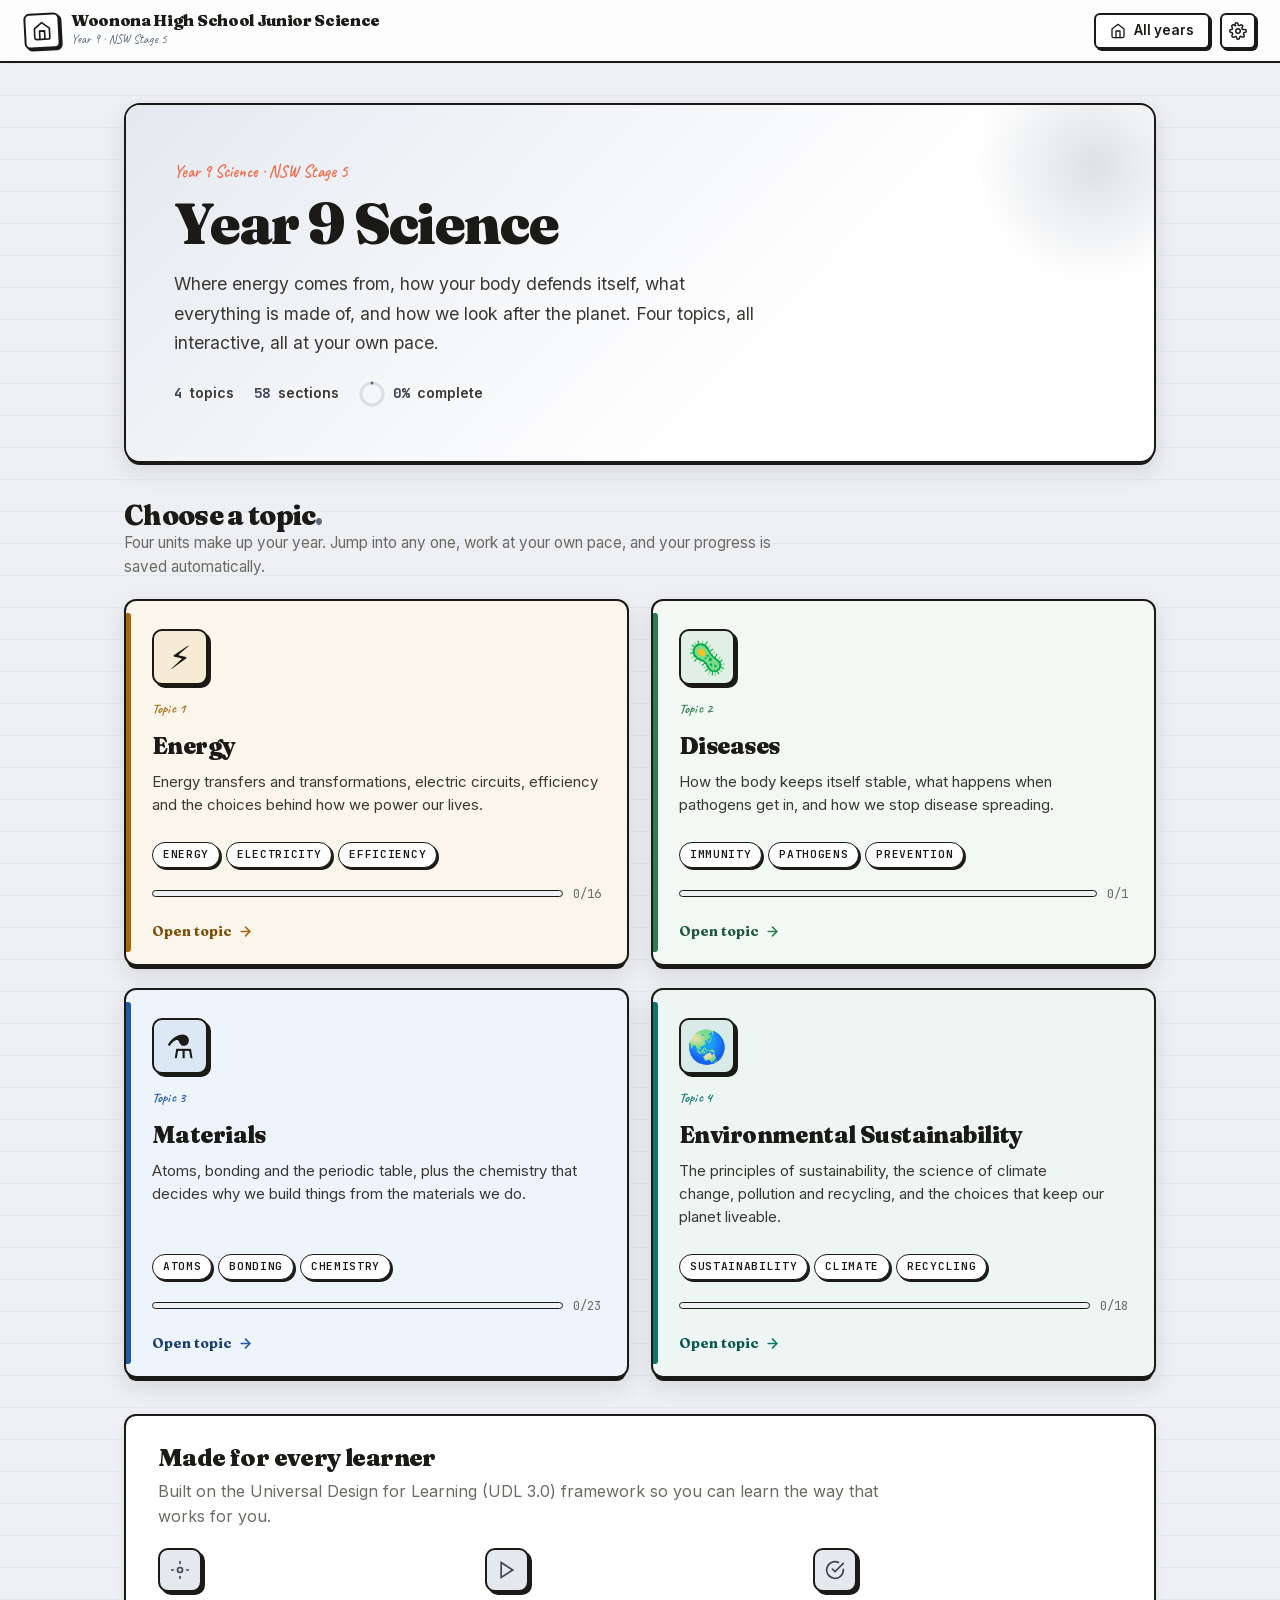
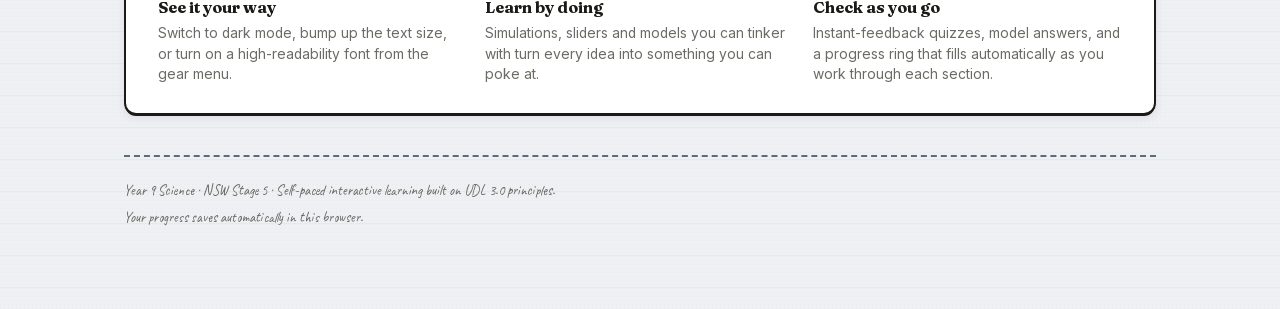
<file: index.html>
<!doctype html>
<html lang="en" data-theme="light" data-size="md" data-dyslexic="false">
<head>
  <meta charset="utf-8"/>
  <link rel="icon" href="data:,"/>
  <meta name="viewport" content="width=device-width, initial-scale=1"/>
  <title>Year 9 Science · NSW Stage 5</title>
  <meta name="description" content="Interactive Year 9 Science: Energy, Diseases, Materials, and Environmental Sustainability."/>
  <link rel="stylesheet" href="shared/kit.css"/>
  <link rel="stylesheet" href="shared/hub.css"/>
</head>
<body>
  <div id="root">
  <div id="__loading" style="position:fixed;inset:0;z-index:9000;display:flex;align-items:center;justify-content:center;flex-direction:column;gap:14px;background:#f7f1e3;color:#6b6a64;font-family:-apple-system,BlinkMacSystemFont,'Segoe UI',sans-serif;">
    <div class="__spin" style="width:34px;height:34px;border:3px solid #e3d9bf;border-top-color:#0f766e;border-radius:50%;animation:jsspin .8s linear infinite;"></div>
    <div style="font-size:15px;">Getting your science ready…</div>
    <style>@keyframes jsspin{to{transform:rotate(360deg)}}@media (prefers-reduced-motion:reduce){.__spin{animation:none!important}}</style>
  </div>
  </div>
  <script src="shared/vendor/react.production.min.js"></script>
  <script src="shared/vendor/react-dom.production.min.js"></script>
  <script src="shared/kit.js"></script>
  <script src="shared/hub.js"></script>
  <script>
    mountYearHub({
      year: 9, stage: 5, accent: "blue",
      schoolTitle: "Woonona High School Junior Science", syllabus: "NSW Stage 5",
      title: "Year 9 Science",
      lede: "Where energy comes from, how your body defends itself, what everything is made of, and how we look after the planet. Four topics, all interactive, all at your own pace.",
      topics: [
        { n: 1, kicker: "Topic 1", emoji: "⚡", title: "Energy", accent: "blue",
          blurb: "Energy transfers and transformations, electric circuits, efficiency and the choices behind how we power our lives.",
          tags: ["Energy", "Electricity", "Efficiency"], href: "energy/", branch: "physics",
          storageKey: "y9.energy", points: ["1.1.1","1.1.2","1.1.3","1.2.1","1.2.2","1.2.3","1.3.1","1.3.2","1.3.3","1.3.4","1.3.5","1.3.6","1.4.1","1.4.2","1.4.3","1.6.1"] },
        { n: 2, kicker: "Topic 2", emoji: "🦠", title: "Diseases", accent: "red",
          blurb: "How the body keeps itself stable, what happens when pathogens get in, and how we stop disease spreading.",
          tags: ["Immunity", "Pathogens", "Prevention"], href: "diseases/", branch: "biology",
          storageKey: "y9.diseases", points: ["done"] },
        { n: 3, kicker: "Topic 3", emoji: "⚗️", title: "Materials", accent: "violet",
          blurb: "Atoms, bonding and the periodic table, plus the chemistry that decides why we build things from the materials we do.",
          tags: ["Atoms", "Bonding", "Chemistry"], href: "materials/", branch: "chemistry",
          storageKey: "y9.materials", points: ["3.1.1","3.1.2","3.1.3","3.1.4","3.2.1","3.2.2","3.2.3","3.2.4","3.2.5","3.2.6","3.2.7","3.3.1","3.3.2","3.3.3","3.3.4","3.3.5","3.3.6","3.4.1","3.4.2","3.4.3","3.4.4","3.4.5","3.5.1"] },
        { n: 4, kicker: "Topic 4", emoji: "🌏", title: "Environmental Sustainability", accent: "green",
          blurb: "The principles of sustainability, the science of climate change, pollution and recycling, and the choices that keep our planet liveable.",
          tags: ["Sustainability", "Climate", "Recycling"], href: "environmental-sustainability/", branch: "environmental",
          storageKey: "y9.envsustainability", points: ["4.1.1","4.1.2","4.2.1","4.2.2","4.2.3","4.2.4","4.2.5","4.2.6","4.3.1","4.3.2","4.3.3","4.3.4","4.4.1","4.4.2","4.4.3","4.4.4","4.4.5","4.5.1"] },
      ],
    });
  </script>
  <noscript>
    <div style="position:fixed;inset:0;z-index:99998;display:flex;align-items:center;justify-content:center;text-align:center;padding:24px;background:#f7f1e3;color:#1b1a17;font-family:-apple-system,BlinkMacSystemFont,'Segoe UI',sans-serif;">
      This page needs JavaScript turned on to work. Please enable JavaScript in your browser settings and reload.
    </div>
  </noscript>
  <div id="__loadfail" style="display:none;position:fixed;inset:0;z-index:99999;align-items:center;justify-content:center;flex-direction:column;gap:10px;text-align:center;padding:24px;background:#f7f1e3;color:#1b1a17;font-family:-apple-system,BlinkMacSystemFont,'Segoe UI',sans-serif;">
    <div style="font-size:34px;">🔌</div>
    <div style="font-size:18px;font-weight:700;">This page didn't finish loading</div>
    <div style="max-width:430px;font-size:14px;color:#6b6a64;">Check your internet connection and refresh. If you're on the school network and it still won't load, let your teacher know.</div>
    <button onclick="location.reload()" style="margin-top:6px;padding:10px 18px;border-radius:999px;border:1.5px solid #1b1a17;background:#0f766e;color:#fff;font-weight:600;font-size:14px;cursor:pointer;">Refresh</button>
  </div>
  <script>
    /* If nothing has rendered into the app root after 12s (e.g. a script was
       blocked or failed to download), show a friendly failure message instead
       of a blank white screen. */
    (function(){
      setTimeout(function(){
        if(document.getElementById('__loading') && !window.__mounted){
          var f=document.getElementById('__loadfail'); if(f) f.style.display='flex';
        }
      },12000);
    })();
  </script>
</body>
</html>
</file>
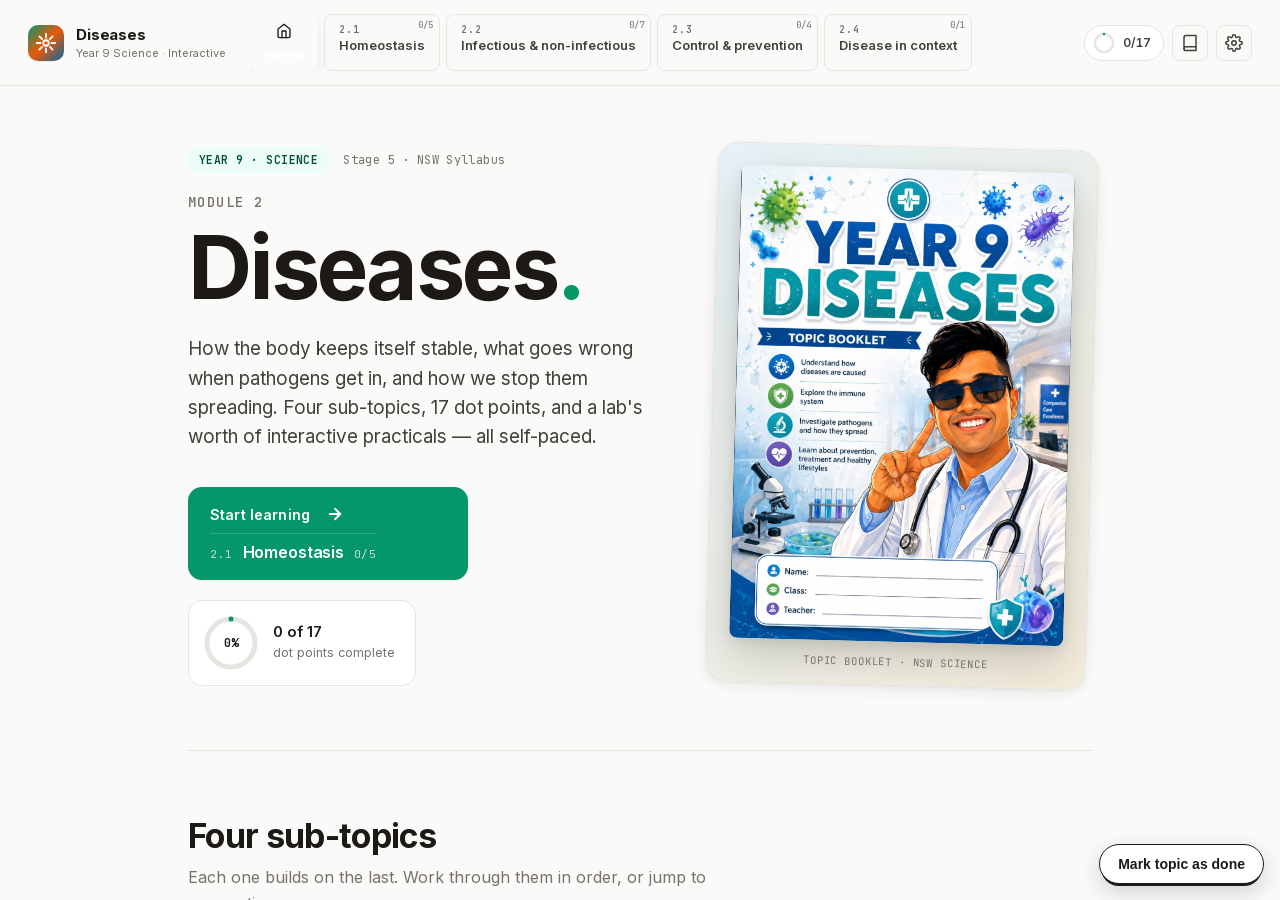
<file: diseases/index.html>
<!DOCTYPE html>
<html lang="en">
<head>
<meta charset="UTF-8">
  <link rel="icon" href="data:,"/>
<meta name="viewport" content="width=device-width, initial-scale=1.0">
<title>Year 9 Diseases — Interactive Learning</title>
<link rel="stylesheet" href="../shared/fonts/fonts.css">
<link rel="stylesheet" href="styles.css">
</head>
<body>
  <div id="root">
  <div id="__loading" style="position:fixed;inset:0;z-index:9000;display:flex;align-items:center;justify-content:center;flex-direction:column;gap:14px;background:#f7f1e3;color:#6b6a64;font-family:-apple-system,BlinkMacSystemFont,'Segoe UI',sans-serif;">
    <div class="__spin" style="width:34px;height:34px;border:3px solid #e3d9bf;border-top-color:#0f766e;border-radius:50%;animation:jsspin .8s linear infinite;"></div>
    <div style="font-size:15px;">Getting your science ready…</div>
    <style>@keyframes jsspin{to{transform:rotate(360deg)}}@media (prefers-reduced-motion:reduce){.__spin{animation:none!important}}</style>
  </div>
  </div>

  <script src="../shared/vendor/react.production.min.js"></script>
  <script src="../shared/vendor/react-dom.production.min.js"></script>

  <script src="src/shared.js"></script>
  <script src="src/glossary.js"></script>
  <script src="src/interactives/feedback-loop.js"></script>
  <script src="src/interactives/reaction-timer.js"></script>
  <script src="src/interactives/pathogen-sorter.js"></script>
  <script src="src/interactives/epidemic-curves.js"></script>
  <script src="src/interactives/spread-sim.js"></script>
  <script src="src/interactives/chain-infection.js"></script>
  <script src="src/interactives/three-lines.js"></script>
  <script src="src/interactives/vaccine-response.js"></script>
  <script src="src/interactives/herd-immunity.js"></script>
  <script src="src/interactives/bush-medicine-map.js"></script>
  <script src="src/interactives/innovations-explorer.js"></script>

  <script src="src/home.js"></script>
  <script src="src/topic-2-1.js"></script>
  <script src="src/topic-2-2.js"></script>
  <script src="src/topic-2-3.js"></script>
  <script src="src/topic-2-4.js"></script>

  <script src="src/app.js"></script>
  <noscript>
    <div style="position:fixed;inset:0;z-index:99998;display:flex;align-items:center;justify-content:center;text-align:center;padding:24px;background:#f7f1e3;color:#1b1a17;font-family:-apple-system,BlinkMacSystemFont,'Segoe UI',sans-serif;">
      This page needs JavaScript turned on to work. Please enable JavaScript in your browser settings and reload.
    </div>
  </noscript>
  <div id="__loadfail" style="display:none;position:fixed;inset:0;z-index:99999;align-items:center;justify-content:center;flex-direction:column;gap:10px;text-align:center;padding:24px;background:#f7f1e3;color:#1b1a17;font-family:-apple-system,BlinkMacSystemFont,'Segoe UI',sans-serif;">
    <div style="font-size:34px;">🔌</div>
    <div style="font-size:18px;font-weight:700;">This page didn't finish loading</div>
    <div style="max-width:430px;font-size:14px;color:#6b6a64;">Check your internet connection and refresh. If you're on the school network and it still won't load, let your teacher know.</div>
    <button onclick="location.reload()" style="margin-top:6px;padding:10px 18px;border-radius:999px;border:1.5px solid #1b1a17;background:#0f766e;color:#fff;font-weight:600;font-size:14px;cursor:pointer;">Refresh</button>
  </div>
  <script>
    /* If nothing has rendered into the app root after 12s (e.g. a script was
       blocked or failed to download), show a friendly failure message instead
       of a blank white screen. */
    (function(){
      setTimeout(function(){
        if(document.getElementById('__loading') && !window.__mounted){
          var f=document.getElementById('__loadfail'); if(f) f.style.display='flex';
        }
      },30000);
    })();
  </script>
  <script>window.__MARKDONE_KEY="y9.diseases";</script>
  <script src="../shared/markdone.js"></script>
</body>
</html>
</file>
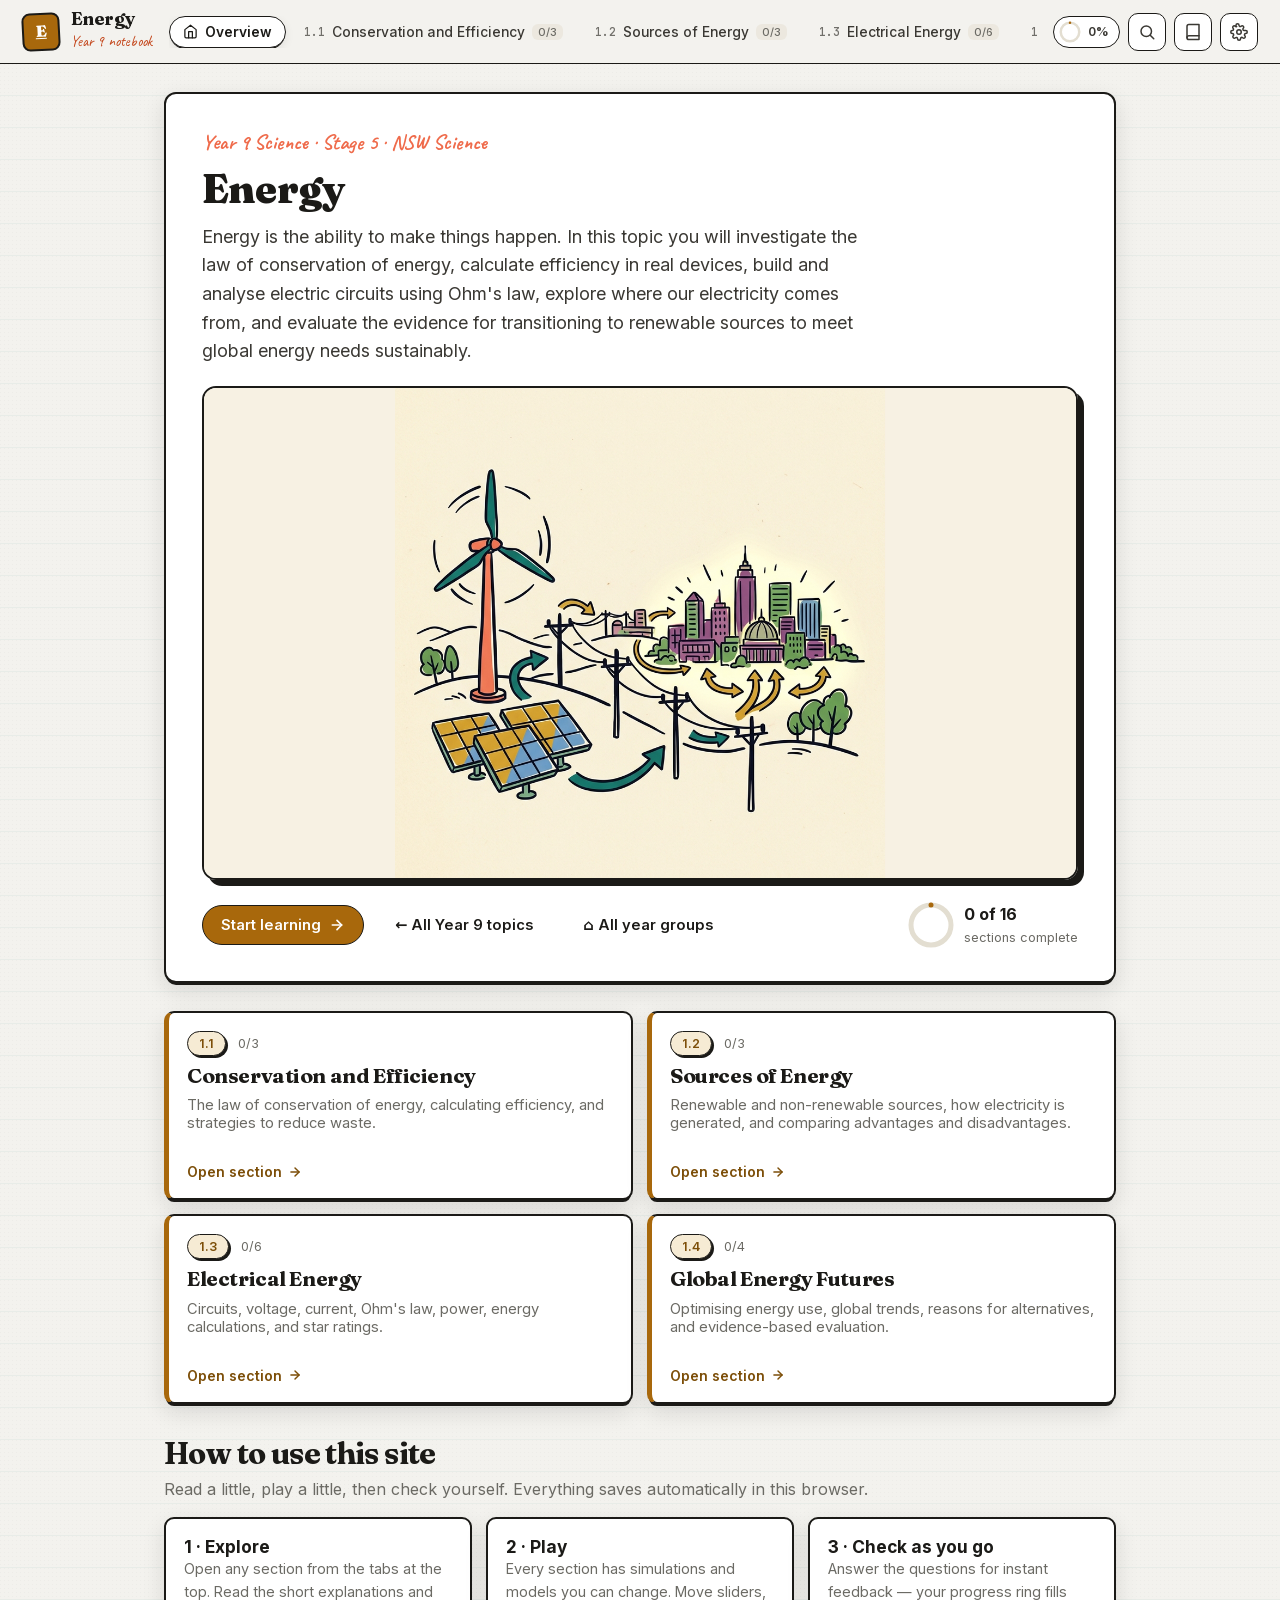
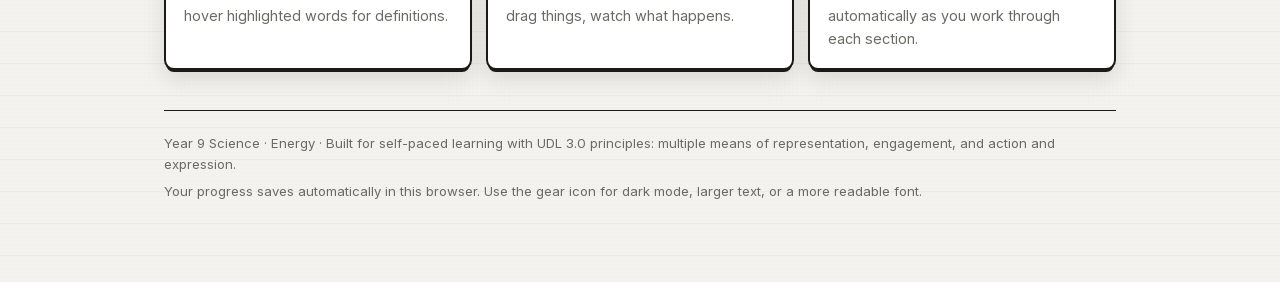
<file: energy/index.html>
<!doctype html>
<html lang="en" data-theme="light" data-size="md" data-dyslexic="false">
<head>
  <meta charset="utf-8"/>
  <link rel="icon" href="data:,"/>
  <meta name="viewport" content="width=device-width, initial-scale=1"/>
  <title>Energy · Year 9 Science</title>
  <meta name="description" content="Energy transfers, conservation and electricity."/>
  <link rel="stylesheet" href="../shared/kit.css"/>
</head>
<body>
  <div id="root">
  <div id="__loading" style="position:fixed;inset:0;z-index:9000;display:flex;align-items:center;justify-content:center;flex-direction:column;gap:14px;background:#f7f1e3;color:#6b6a64;font-family:-apple-system,BlinkMacSystemFont,'Segoe UI',sans-serif;">
    <div class="__spin" style="width:34px;height:34px;border:3px solid #e3d9bf;border-top-color:#0f766e;border-radius:50%;animation:jsspin .8s linear infinite;"></div>
    <div style="font-size:15px;">Getting your science ready…</div>
    <style>@keyframes jsspin{to{transform:rotate(360deg)}}@media (prefers-reduced-motion:reduce){.__spin{animation:none!important}}</style>
  </div>
  </div>
  <script src="../shared/vendor/react.production.min.js"></script>
  <script src="../shared/vendor/react-dom.production.min.js"></script>
  <script src="../shared/kit.js"></script>
  <script src="content.js"></script>
  <noscript>
    <div style="position:fixed;inset:0;z-index:99998;display:flex;align-items:center;justify-content:center;text-align:center;padding:24px;background:#f7f1e3;color:#1b1a17;font-family:-apple-system,BlinkMacSystemFont,'Segoe UI',sans-serif;">
      This page needs JavaScript turned on to work. Please enable JavaScript in your browser settings and reload.
    </div>
  </noscript>
  <div id="__loadfail" style="display:none;position:fixed;inset:0;z-index:99999;align-items:center;justify-content:center;flex-direction:column;gap:10px;text-align:center;padding:24px;background:#f7f1e3;color:#1b1a17;font-family:-apple-system,BlinkMacSystemFont,'Segoe UI',sans-serif;">
    <div style="font-size:34px;">🔌</div>
    <div style="font-size:18px;font-weight:700;">This page didn't finish loading</div>
    <div style="max-width:430px;font-size:14px;color:#6b6a64;">Check your internet connection and refresh. If you're on the school network and it still won't load, let your teacher know.</div>
    <button onclick="location.reload()" style="margin-top:6px;padding:10px 18px;border-radius:999px;border:1.5px solid #1b1a17;background:#0f766e;color:#fff;font-weight:600;font-size:14px;cursor:pointer;">Refresh</button>
  </div>
  <script>
    /* If nothing has rendered into the app root after 12s (e.g. a script was
       blocked or failed to download), show a friendly failure message instead
       of a blank white screen. */
    (function(){
      setTimeout(function(){
        if(document.getElementById('__loading') && !window.__mounted){
          var f=document.getElementById('__loadfail'); if(f) f.style.display='flex';
        }
      },30000);
    })();
  </script>
</body>
</html>
</file>
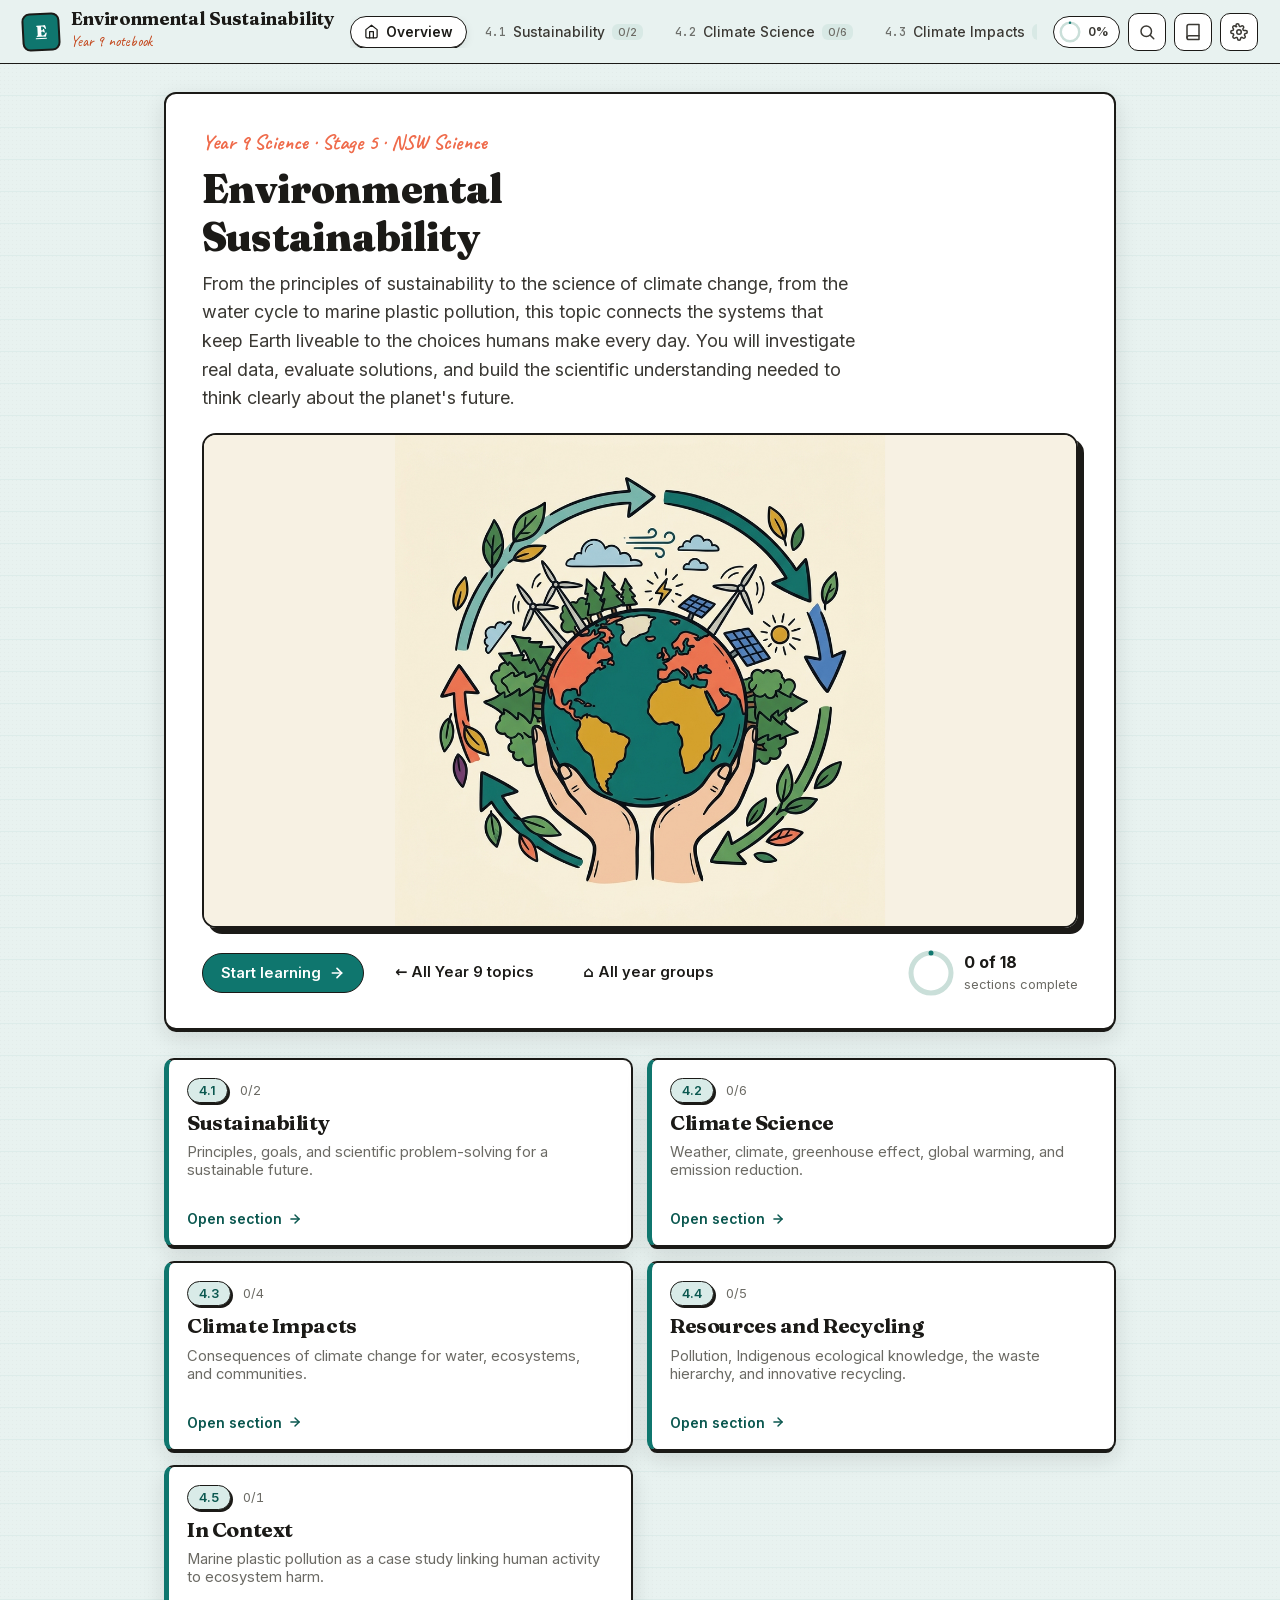
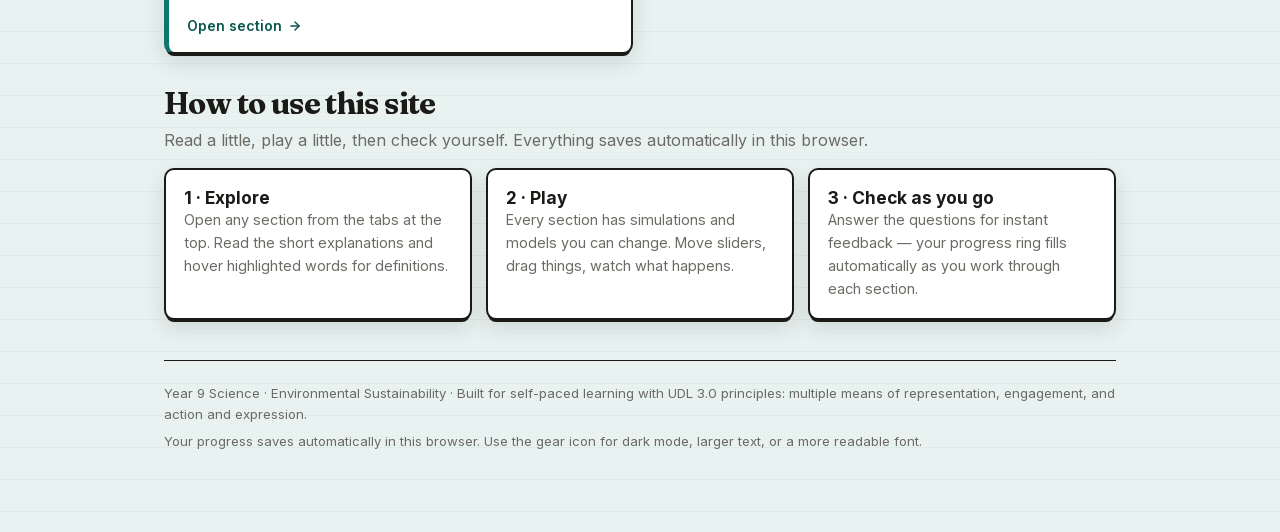
<file: environmental-sustainability/index.html>
<!doctype html>
<html lang="en" data-theme="light" data-size="md" data-dyslexic="false">
<head>
  <meta charset="utf-8"/>
  <link rel="icon" href="data:,"/>
  <meta name="viewport" content="width=device-width, initial-scale=1"/>
  <title>Environmental Sustainability · Year 9 Science</title>
  <meta name="description" content="Ecosystems, cycles and human impact."/>
  <link rel="stylesheet" href="../shared/kit.css"/>
</head>
<body>
  <div id="root">
  <div id="__loading" style="position:fixed;inset:0;z-index:9000;display:flex;align-items:center;justify-content:center;flex-direction:column;gap:14px;background:#f7f1e3;color:#6b6a64;font-family:-apple-system,BlinkMacSystemFont,'Segoe UI',sans-serif;">
    <div class="__spin" style="width:34px;height:34px;border:3px solid #e3d9bf;border-top-color:#0f766e;border-radius:50%;animation:jsspin .8s linear infinite;"></div>
    <div style="font-size:15px;">Getting your science ready…</div>
    <style>@keyframes jsspin{to{transform:rotate(360deg)}}@media (prefers-reduced-motion:reduce){.__spin{animation:none!important}}</style>
  </div>
  </div>
  <script src="../shared/vendor/react.production.min.js"></script>
  <script src="../shared/vendor/react-dom.production.min.js"></script>
  <script src="../shared/kit.js"></script>
  <script src="content.js"></script>
  <noscript>
    <div style="position:fixed;inset:0;z-index:99998;display:flex;align-items:center;justify-content:center;text-align:center;padding:24px;background:#f7f1e3;color:#1b1a17;font-family:-apple-system,BlinkMacSystemFont,'Segoe UI',sans-serif;">
      This page needs JavaScript turned on to work. Please enable JavaScript in your browser settings and reload.
    </div>
  </noscript>
  <div id="__loadfail" style="display:none;position:fixed;inset:0;z-index:99999;align-items:center;justify-content:center;flex-direction:column;gap:10px;text-align:center;padding:24px;background:#f7f1e3;color:#1b1a17;font-family:-apple-system,BlinkMacSystemFont,'Segoe UI',sans-serif;">
    <div style="font-size:34px;">🔌</div>
    <div style="font-size:18px;font-weight:700;">This page didn't finish loading</div>
    <div style="max-width:430px;font-size:14px;color:#6b6a64;">Check your internet connection and refresh. If you're on the school network and it still won't load, let your teacher know.</div>
    <button onclick="location.reload()" style="margin-top:6px;padding:10px 18px;border-radius:999px;border:1.5px solid #1b1a17;background:#0f766e;color:#fff;font-weight:600;font-size:14px;cursor:pointer;">Refresh</button>
  </div>
  <script>
    /* If nothing has rendered into the app root after 12s (e.g. a script was
       blocked or failed to download), show a friendly failure message instead
       of a blank white screen. */
    (function(){
      setTimeout(function(){
        if(document.getElementById('__loading') && !window.__mounted){
          var f=document.getElementById('__loadfail'); if(f) f.style.display='flex';
        }
      },30000);
    })();
  </script>
</body>
</html>
</file>
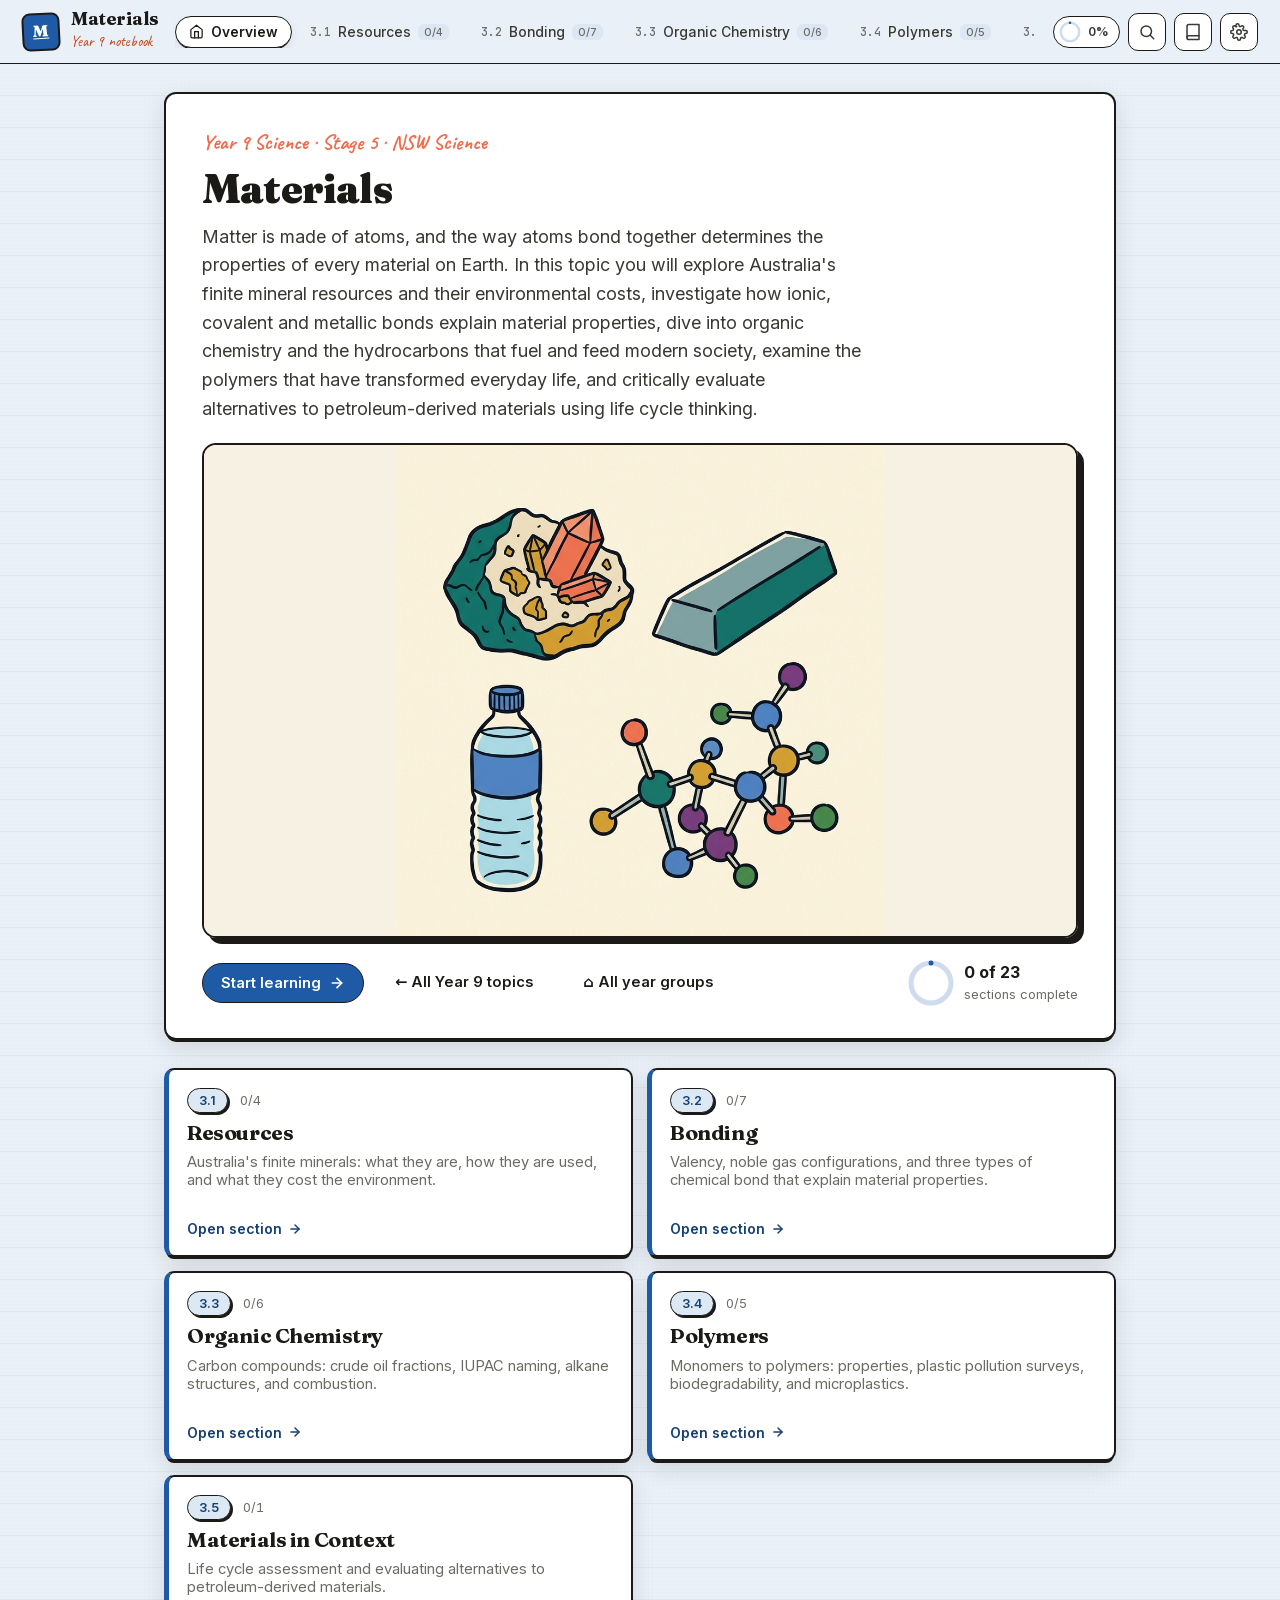
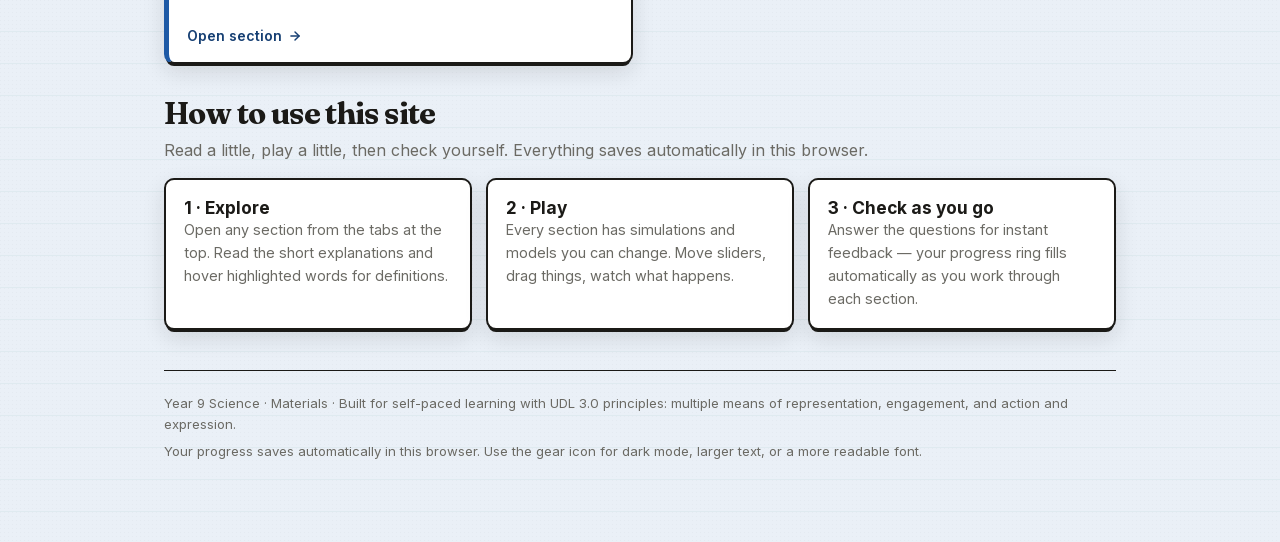
<file: materials/index.html>
<!doctype html>
<html lang="en" data-theme="light" data-size="md" data-dyslexic="false">
<head>
  <meta charset="utf-8"/>
  <link rel="icon" href="data:,"/>
  <meta name="viewport" content="width=device-width, initial-scale=1"/>
  <title>Materials · Year 9 Science</title>
  <meta name="description" content="Atoms, the periodic table and chemical change."/>
  <link rel="stylesheet" href="../shared/kit.css"/>
</head>
<body>
  <div id="root">
  <div id="__loading" style="position:fixed;inset:0;z-index:9000;display:flex;align-items:center;justify-content:center;flex-direction:column;gap:14px;background:#f7f1e3;color:#6b6a64;font-family:-apple-system,BlinkMacSystemFont,'Segoe UI',sans-serif;">
    <div class="__spin" style="width:34px;height:34px;border:3px solid #e3d9bf;border-top-color:#0f766e;border-radius:50%;animation:jsspin .8s linear infinite;"></div>
    <div style="font-size:15px;">Getting your science ready…</div>
    <style>@keyframes jsspin{to{transform:rotate(360deg)}}@media (prefers-reduced-motion:reduce){.__spin{animation:none!important}}</style>
  </div>
  </div>
  <script src="../shared/vendor/react.production.min.js"></script>
  <script src="../shared/vendor/react-dom.production.min.js"></script>
  <script src="../shared/kit.js"></script>
  <script src="content.js"></script>
  <noscript>
    <div style="position:fixed;inset:0;z-index:99998;display:flex;align-items:center;justify-content:center;text-align:center;padding:24px;background:#f7f1e3;color:#1b1a17;font-family:-apple-system,BlinkMacSystemFont,'Segoe UI',sans-serif;">
      This page needs JavaScript turned on to work. Please enable JavaScript in your browser settings and reload.
    </div>
  </noscript>
  <div id="__loadfail" style="display:none;position:fixed;inset:0;z-index:99999;align-items:center;justify-content:center;flex-direction:column;gap:10px;text-align:center;padding:24px;background:#f7f1e3;color:#1b1a17;font-family:-apple-system,BlinkMacSystemFont,'Segoe UI',sans-serif;">
    <div style="font-size:34px;">🔌</div>
    <div style="font-size:18px;font-weight:700;">This page didn't finish loading</div>
    <div style="max-width:430px;font-size:14px;color:#6b6a64;">Check your internet connection and refresh. If you're on the school network and it still won't load, let your teacher know.</div>
    <button onclick="location.reload()" style="margin-top:6px;padding:10px 18px;border-radius:999px;border:1.5px solid #1b1a17;background:#0f766e;color:#fff;font-weight:600;font-size:14px;cursor:pointer;">Refresh</button>
  </div>
  <script>
    /* If nothing has rendered into the app root after 12s (e.g. a script was
       blocked or failed to download), show a friendly failure message instead
       of a blank white screen. */
    (function(){
      setTimeout(function(){
        if(document.getElementById('__loading') && !window.__mounted){
          var f=document.getElementById('__loadfail'); if(f) f.style.display='flex';
        }
      },30000);
    })();
  </script>
</body>
</html>
</file>
<file: shared/kit.css>
/* ============================================================
   Junior Science -- Shared Topic Framework
   Design system + components for all topic apps
   Playful lab notebook aesthetic: Fraunces/Inter/Caveat,
   paper textures, sketch cards, hard offset shadows.
   UDL 3.0: themeable, resizable, dyslexia-friendly, dark mode.
   ============================================================ */

:root {
  /* Surfaces (neutral by default; tinted per science branch via [data-branch]) */
  --bg:            #eef0f3;
  --bg-2:          #e6e9ef;
  --paper:         #ffffff;
  --card:          #ffffff;
  --border:        #dadfe7;
  --border-strong: #1b1a17;

  /* Ink */
  --ink:           #1b1a17;
  --ink-2:         #3a3833;
  --ink-muted:     #6b6a64;

  /* Named palette -- mapped to notebook accent families
     orange  -> coral family
     amber   -> mustard family
     teal    -> teal family
     blue    -> sky family
     purple  -> plum family
     violet  -> plum (deep/shifted)
     green   -> green family
     emerald -> green (shifted)
     pink    -> coral (light)
     red     -> warn family
     cyan    -> teal (lighter)
     lime    -> green (lighter)
     slate   -> ink/muted family */
  --orange:       #ef6b4b;  --orange-deep:  #c4471c;  --orange-soft:  #fce0d8;
  --amber:        #d99e1e;  --amber-deep:   #a8780f;  --amber-soft:   #f7ecd0;
  --teal:         #0f766e;  --teal-deep:    #0a574f;  --teal-soft:    #d9ebe8;
  --blue:         #4b7bc9;  --blue-deep:    #34589c;  --blue-soft:    #e0e8f5;
  --purple:       #7a3a9b;  --purple-deep:  #5d2a78;  --purple-soft:  #ece0f2;
  --violet:       #7a3a9b;  --violet-deep:  #5d2a78;  --violet-soft:  #ece0f2;
  --green:        #3f8a4a;  --green-deep:   #2e6837;  --green-soft:   #e0efe2;
  --emerald:      #3f8a4a;  --emerald-deep: #2e6837;  --emerald-soft: #e0efe2;
  --pink:         #ef6b4b;  --pink-deep:    #c4471c;  --pink-soft:    #fce0d8;
  --red:          #c4471c;  --red-deep:     #943310;  --red-soft:     #fce0d8;
  --cyan:         #0f766e;  --cyan-deep:    #0a574f;  --cyan-soft:    #d9ebe8;
  --lime:         #3f8a4a;  --lime-deep:    #2e6837;  --lime-soft:    #e0efe2;
  --slate:        #6b6a64;  --slate-deep:   #3a3833;  --slate-soft:   #ede4cc;

  /* Topic accent -- overridden per app via [data-accent] */
  --accent:      var(--blue);
  --accent-deep: var(--blue-deep);
  --accent-soft: var(--blue-soft);
  /* --accent-mid / --surface: referenced by content.jsx SVG interactives.
     --accent-mid is re-declared in every accent preset below so it tracks the
     active accent; this :root entry is the default fallback. */
  --accent-mid:  color-mix(in srgb, var(--accent) 55%, var(--accent-soft));
  --surface:     var(--card);

  /* Typography */
  --font-display: 'Fraunces', Georgia, serif;
  --font-body:    'Inter', system-ui, sans-serif;
  --font-hand:    'Caveat', cursive;
  --font-mono:    'JetBrains Mono', 'SF Mono', Menlo, monospace;
  --text-scale: 1;

  /* Radii */
  --r-sm: 6px; --r: 10px; --r-lg: 12px; --r-xl: 16px;

  /* Shadows -- hard offset notebook style */
  --shadow-1: 0 2px 0 -1px #1b1a17, 0 3px 10px rgba(27,26,23,0.08);
  --shadow-2: 0 4px 0 -2px #1b1a17, 0 8px 22px rgba(27,26,23,0.12);
  --shadow-3: 0 12px 0 -6px #1b1a17, 0 24px 60px rgba(0,0,0,0.30);
}

/* ---- Per-topic accent presets ---- */
[data-accent="orange"]  { --accent: var(--orange);  --accent-deep: var(--orange-deep);  --accent-soft: var(--orange-soft); }
[data-accent="amber"]   { --accent: var(--amber);   --accent-deep: var(--amber-deep);   --accent-soft: var(--amber-soft); }
[data-accent="teal"]    { --accent: var(--teal);    --accent-deep: var(--teal-deep);    --accent-soft: var(--teal-soft); }
[data-accent="blue"]    { --accent: var(--blue);    --accent-deep: var(--blue-deep);    --accent-soft: var(--blue-soft); }
[data-accent="purple"]  { --accent: var(--purple);  --accent-deep: var(--purple-deep);  --accent-soft: var(--purple-soft); }
[data-accent="violet"]  { --accent: var(--violet);  --accent-deep: var(--violet-deep);  --accent-soft: var(--violet-soft); }
[data-accent="green"]   { --accent: var(--green);   --accent-deep: var(--green-deep);   --accent-soft: var(--green-soft); }
[data-accent="emerald"] { --accent: var(--emerald); --accent-deep: var(--emerald-deep); --accent-soft: var(--emerald-soft); }
[data-accent="pink"]    { --accent: var(--pink);    --accent-deep: var(--pink-deep);    --accent-soft: var(--pink-soft); }
[data-accent="red"]     { --accent: var(--red);     --accent-deep: var(--red-deep);     --accent-soft: var(--red-soft); }
[data-accent="cyan"]    { --accent: var(--cyan);    --accent-deep: var(--cyan-deep);    --accent-soft: var(--cyan-soft); }
[data-accent="lime"]    { --accent: var(--lime);    --accent-deep: var(--lime-deep);    --accent-soft: var(--lime-soft); }

.accent-orange  { --accent: var(--orange);  --accent-deep: var(--orange-deep);  --accent-soft: var(--orange-soft); }
.accent-amber   { --accent: var(--amber);   --accent-deep: var(--amber-deep);   --accent-soft: var(--amber-soft); }
.accent-teal    { --accent: var(--teal);    --accent-deep: var(--teal-deep);    --accent-soft: var(--teal-soft); }
.accent-blue    { --accent: var(--blue);    --accent-deep: var(--blue-deep);    --accent-soft: var(--blue-soft); }
.accent-purple  { --accent: var(--purple);  --accent-deep: var(--purple-deep);  --accent-soft: var(--purple-soft); }
.accent-violet  { --accent: var(--violet);  --accent-deep: var(--violet-deep);  --accent-soft: var(--violet-soft); }
.accent-green   { --accent: var(--green);   --accent-deep: var(--green-deep);   --accent-soft: var(--green-soft); }
.accent-emerald { --accent: var(--emerald); --accent-deep: var(--emerald-deep); --accent-soft: var(--emerald-soft); }
.accent-pink    { --accent: var(--pink);    --accent-deep: var(--pink-deep);    --accent-soft: var(--pink-soft); }
.accent-red     { --accent: var(--red);     --accent-deep: var(--red-deep);     --accent-soft: var(--red-soft); }
.accent-cyan    { --accent: var(--cyan);    --accent-deep: var(--cyan-deep);    --accent-soft: var(--cyan-soft); }
.accent-lime    { --accent: var(--lime);    --accent-deep: var(--lime-deep);    --accent-soft: var(--lime-soft); }
.accent-slate   { --accent: var(--slate);   --accent-deep: var(--slate-deep);   --accent-soft: var(--slate-soft); }

/* --accent-mid per accent: a mid tone between accent and accent-soft.
   Re-declared per accent so SVG interactives (var(--accent-mid)) track the
   active topic/section accent rather than the default. */
[data-accent="orange"],  .accent-orange  { --accent-mid: color-mix(in srgb, var(--orange) 55%,  var(--orange-soft)  45%); }
[data-accent="amber"],   .accent-amber   { --accent-mid: color-mix(in srgb, var(--amber) 55%,   var(--amber-soft)   45%); }
[data-accent="teal"],    .accent-teal    { --accent-mid: color-mix(in srgb, var(--teal) 55%,    var(--teal-soft)    45%); }
[data-accent="blue"],    .accent-blue    { --accent-mid: color-mix(in srgb, var(--blue) 55%,    var(--blue-soft)    45%); }
[data-accent="purple"],  .accent-purple  { --accent-mid: color-mix(in srgb, var(--purple) 55%,  var(--purple-soft)  45%); }
[data-accent="violet"],  .accent-violet  { --accent-mid: color-mix(in srgb, var(--violet) 55%,  var(--violet-soft)  45%); }
[data-accent="green"],   .accent-green   { --accent-mid: color-mix(in srgb, var(--green) 55%,   var(--green-soft)   45%); }
[data-accent="emerald"], .accent-emerald { --accent-mid: color-mix(in srgb, var(--emerald) 55%, var(--emerald-soft) 45%); }
[data-accent="pink"],    .accent-pink    { --accent-mid: color-mix(in srgb, var(--pink) 55%,    var(--pink-soft)    45%); }
[data-accent="red"],     .accent-red     { --accent-mid: color-mix(in srgb, var(--red) 55%,     var(--red-soft)     45%); }
[data-accent="cyan"],    .accent-cyan    { --accent-mid: color-mix(in srgb, var(--cyan) 55%,    var(--cyan-soft)    45%); }
[data-accent="lime"],    .accent-lime    { --accent-mid: color-mix(in srgb, var(--lime) 55%,    var(--lime-soft)    45%); }
[data-accent="slate"],   .accent-slate   { --accent-mid: color-mix(in srgb, var(--slate) 55%,   var(--slate-soft)   45%); }

/* ---- Dark mode (warm, not blue-grey) ---- */
[data-theme="dark"] {
  --bg:            #211d17;
  --bg-2:          #2a2620;
  --paper:         #2f2a22;
  --card:          #2f2a22;
  --border:        #463f33;
  --border-strong: #f3ecdd;
  --ink:           #f3ecdd;
  --ink-2:         #d9d0bf;
  --ink-muted:     #a59c8a;
  --shadow-1: 0 2px 0 -1px rgba(0,0,0,0.5), 0 3px 10px rgba(0,0,0,0.4);
  --shadow-2: 0 4px 0 -2px rgba(0,0,0,0.5), 0 8px 22px rgba(0,0,0,0.5);
  --shadow-3: 0 12px 0 -6px rgba(0,0,0,0.5), 0 24px 60px rgba(0,0,0,0.55);
}

/* ---- Text size (UDL) ---- */
[data-size="sm"] { --text-scale: 0.92; }
[data-size="md"] { --text-scale: 1; }
[data-size="lg"] { --text-scale: 1.14; }
[data-size="xl"] { --text-scale: 1.28; }

/* ---- Dyslexia-friendly font (UDL) ---- */
[data-dyslexic="true"] {
  --font-body:    "Atkinson Hyperlegible", "Verdana", system-ui, sans-serif;
  --font-display: "Atkinson Hyperlegible", "Verdana", system-ui, sans-serif;
}

/* ============================================================
   Science-branch palettes (sci-themed-resources schema).
   `data-branch` on <html> tints the whole topic page; `.branch-*`
   tints individual topic cards on the neutral hub.
   Accent applies in light + dark; surface tints apply in light mode only
   (dark mode keeps its own dark scheme, branch identity via accent).
   ============================================================ */
[data-branch="biology"]       { --accent:#2f7d4f; --accent-deep:#1f5a38; --accent-soft:#e2efe6; }
[data-branch="chemistry"]     { --accent:#1f5aa6; --accent-deep:#163f73; --accent-soft:#dde8f5; }
[data-branch="physics"]       { --accent:#a8680c; --accent-deep:#7c4e08; --accent-soft:#f6ebd4; }
[data-branch="earth-space"]   { --accent:#4b46a8; --accent-deep:#322a7a; --accent-soft:#e6e4f5; }
[data-branch="environmental"] { --accent:#0f766e; --accent-deep:#0a574f; --accent-soft:#d9ebe8; }
[data-branch="general"]       { --accent:#5d6b7d; --accent-deep:#3c4655; --accent-soft:#e5e9ef; }
[data-branch="change"]        { --accent:#7a3a9b; --accent-deep:#5d2a78; --accent-soft:#efe7f0;
  --rainbow:linear-gradient(90deg,#d44d36,#c98a16,#357d40,#2a64a4,#6d3490); }

[data-theme="light"][data-branch="biology"]       { --bg:#eef4f0; --bg-2:#e1ece5; --border:#d8e5dd; }
[data-theme="light"][data-branch="chemistry"]     { --bg:#eaf0f7; --bg-2:#dde7f3; --border:#d0dcee; }
[data-theme="light"][data-branch="physics"]       { --bg:#f3f2ee; --bg-2:#ece8df; --border:#e3ded1; }
[data-theme="light"][data-branch="earth-space"]   { --bg:#eeeef8; --bg-2:#e2e2f2; --border:#d5d5ee; }
[data-theme="light"][data-branch="environmental"] { --bg:#e8f2f0; --bg-2:#d8e9e5; --border:#cadfd9; }
[data-theme="light"][data-branch="general"]       { --bg:#eef0f3; --bg-2:#e6e9ef; --border:#dadfe7; }
[data-theme="light"][data-branch="change"]        { --bg:#f5f2f6; --bg-2:#ece6ee; --border:#e2d8e6; }

/* Hub topic cards: branch accent + a faint branch wash (neutral hub page) */
.hub-card.branch-biology       { --accent:#2f7d4f; --accent-deep:#1f5a38; --accent-soft:#e2efe6; background:#f2f8f4; }
.hub-card.branch-chemistry     { --accent:#1f5aa6; --accent-deep:#163f73; --accent-soft:#dde8f5; background:#eef4fb; }
.hub-card.branch-physics       { --accent:#a8680c; --accent-deep:#7c4e08; --accent-soft:#f6ebd4; background:#faf6ec; }
.hub-card.branch-earth-space   { --accent:#4b46a8; --accent-deep:#322a7a; --accent-soft:#e6e4f5; background:#f3f2fc; }
.hub-card.branch-environmental { --accent:#0f766e; --accent-deep:#0a574f; --accent-soft:#d9ebe8; background:#eef6f4; }
.hub-card.branch-general       { --accent:#5d6b7d; --accent-deep:#3c4655; --accent-soft:#e5e9ef; background:#f4f6f8; }
.hub-card.branch-change        { --accent:#7a3a9b; --accent-deep:#5d2a78; --accent-soft:#efe7f0; background:#f8f4f9;
  --rainbow:linear-gradient(90deg,#d44d36,#c98a16,#357d40,#2a64a4,#6d3490); }
[data-theme="dark"] .hub-card[class*="branch-"] { background: var(--card); }

/* Rainbow accents for Year 8 "Change" (spans energy, reactions, geology) */
[data-branch="change"] .btn-accent { background: var(--rainbow); }
[data-branch="change"] .btn-accent:hover { background: var(--rainbow); filter: brightness(0.95); }
[data-branch="change"] .progressbar > div { background: var(--rainbow) !important; }
[data-branch="change"] .dp-id { background: var(--rainbow); color: #fff; }
[data-branch="change"] .topic-head::before { content:""; position:absolute; left:0; right:0; top:0; height:6px; background: var(--rainbow); }
.hub-card.branch-change .stripe { background: var(--rainbow) !important; }
.hub-card.branch-change .bar > div { background: var(--rainbow) !important; }

/* ============================================================ Base */
* { box-sizing: border-box; }
html, body {
  margin: 0; padding: 0;
  background-color: var(--bg);
  background-image:
    radial-gradient(circle at 0 0, rgba(0,0,0,0.025) 1px, transparent 1.5px),
    repeating-linear-gradient(0deg, rgba(15,118,110,0.05) 0 1px, transparent 1px 32px);
  background-size: 4px 4px, 100% 32px;
  color: var(--ink);
  font-family: var(--font-body);
  font-size: calc(16px * var(--text-scale));
  line-height: 1.6;
  -webkit-font-smoothing: antialiased;
  text-rendering: optimizeLegibility;
}
h1,h2,h3,h4 { font-family: var(--font-display); font-weight: 700; line-height: 1.18; letter-spacing: -0.02em; margin: 0; }
h1 { font-size: 2.5em; font-weight: 800; } h2 { font-size: 1.9em; } h3 { font-size: 1.35em; }
h4 { font-size: 1.08em; font-family: var(--font-body); font-weight: 700; letter-spacing: 0; }
p { margin: 0 0 0.85em; max-width: 72ch; text-wrap: pretty; }
a { color: var(--accent-deep); }
button { font-family: inherit; font-size: inherit; cursor: pointer; }
code, .mono { font-family: var(--font-mono); }
.formula { font-family: var(--font-mono); font-weight: 600; }
.formula sub, sub.f { font-size: 0.7em; }
img { max-width: 100%; }
::selection { background: var(--accent-soft); color: var(--ink); }
:focus-visible { outline: 2.5px solid var(--accent); outline-offset: 2px; }
/* the range input sets outline:none (more specific than :focus-visible), so restore a keyboard focus ring */
input[type="range"]:focus-visible { outline: 2.5px solid var(--accent); outline-offset: 4px; }

/* ============================================================ App shell (topbar layout) */
.app { min-height: 100vh; display: flex; flex-direction: column; }

.topbar {
  position: sticky; top: 0; z-index: 40;
  display: flex; align-items: center; gap: 16px;
  padding: 10px 22px;
  background: var(--bg);
  border-bottom: 1.5px solid var(--ink);
}
.brand { display: flex; align-items: center; gap: 11px; }
.brand-mark {
  width: 38px; height: 38px;
  border-radius: 8px;
  border: 2px solid var(--ink);
  display: flex; align-items: center; justify-content: center;
  background: var(--accent);
  color: #fff;
  font-family: var(--font-display);
  font-weight: 800;
  flex-shrink: 0;
  transform: rotate(-3deg);
  transition: transform 140ms cubic-bezier(.34,1.56,.5,1);
}
.brand-mark:hover { transform: rotate(-6deg) scale(1.06); }
.brand-title { font-family: var(--font-display); font-size: 1.12rem; font-weight: 700; line-height: 1.05; }
.brand-sub { font-family: var(--font-hand); font-size: 0.95rem; color: #c4471c; letter-spacing: 0; text-transform: none; }

.tabs { display: flex; gap: 4px; align-items: center; flex: 1; overflow-x: auto; scrollbar-width: none; }
.tabs::-webkit-scrollbar { display: none; }
.tab {
  display: flex; align-items: center; gap: 7px;
  padding: 7px 13px; border-radius: 999px; border: 1px solid transparent;
  background: transparent; color: var(--ink-2); white-space: nowrap;
  font-size: 0.86rem; font-weight: 500; transition: all 120ms;
}
.tab:hover { background: var(--bg-2); color: var(--ink); }
.tab.active {
  background: var(--card); color: var(--ink);
  box-shadow: var(--shadow-1);
  border: 1.5px solid var(--ink);
  font-weight: 600;
}
.tab .tab-id { font-family: var(--font-mono); font-size: 0.72rem; opacity: 0.7; }
.tab.active .tab-id { color: var(--accent-deep); opacity: 1; }
.tab .tab-progress { font-size: 0.68rem; font-variant-numeric: tabular-nums; color: var(--ink-muted); background: var(--bg-2); padding: 1px 6px; border-radius: 6px; }

.topbar-actions { display: flex; align-items: center; gap: 8px; position: relative; }
.icon-btn {
  width: 38px; height: 38px; border-radius: 10px; border: 1.5px solid var(--ink);
  background: var(--card); color: var(--ink-2);
  display: flex; align-items: center; justify-content: center; transition: all 120ms;
}
.icon-btn:hover { color: var(--ink); box-shadow: var(--shadow-1); transform: translateY(-1px); }

.progress-chip { display: flex; align-items: center; gap: 7px; padding: 4px 10px 4px 5px; border-radius: 999px; background: var(--card); border: 1.5px solid var(--ink); }
.progress-ring { display: flex; }
.progress-text { font-size: 0.78rem; font-weight: 600; font-variant-numeric: tabular-nums; color: var(--ink-2); }

/* Settings popover */
.settings-pop {
  position: absolute; top: calc(100% + 10px); right: 0; z-index: 60;
  background: var(--card);
  border: 2px solid var(--ink);
  border-radius: var(--r-lg);
  box-shadow: var(--shadow-3);
  padding: 14px; width: 290px; max-width: calc(100vw - 16px);
  max-height: calc(100vh - 90px); overflow-y: auto;
  display: flex; flex-direction: column; gap: 12px;
}
.settings-row { display: flex; align-items: center; justify-content: space-between; gap: 10px; }
.settings-row > label { font-size: 0.86rem; color: var(--ink-2); font-weight: 500; }
.seg { display: flex; gap: 2px; background: var(--bg-2); padding: 3px; border-radius: 999px; }
.seg button { border: none; background: transparent; color: var(--ink-2); padding: 5px 11px; border-radius: 999px; font-size: 0.82rem; font-weight: 600; }
.seg button.on { background: var(--card); color: var(--ink); box-shadow: var(--shadow-1); }
.ghost-btn { border: 1.5px solid var(--ink); background: var(--card); color: var(--ink-2); padding: 6px 12px; border-radius: var(--r-sm); font-weight: 600; font-size: 0.82rem; }
.ghost-btn:hover { color: var(--ink); }
.danger-btn { border: 1px solid var(--red-soft); background: var(--red-soft); color: var(--red-deep); padding: 6px 12px; border-radius: var(--r-sm); font-weight: 600; font-size: 0.82rem; }

/* Mobile menu */
.mobile-only { display: none; }
.mobile-drawer { position: fixed; inset: 0; z-index: 70; background: rgba(27,26,23,0.45); display: flex; justify-content: flex-end; }
.mobile-drawer-inner { width: min(320px, 84vw); background: var(--bg); height: 100%; padding: 18px; display: flex; flex-direction: column; gap: 6px; overflow-y: auto; box-shadow: var(--shadow-3); }
.mobile-tab { display: flex; align-items: center; gap: 10px; padding: 12px 14px; border-radius: 12px; border: 1.5px solid var(--ink); background: var(--card); color: var(--ink-2); text-align: left; font-weight: 600; }
.mobile-tab.active { border-color: var(--accent); color: var(--ink); }
.mobile-tab .tab-id { font-family: var(--font-mono); font-size: 0.78rem; color: var(--accent-deep); }
.mobile-tab .tab-label { flex: 1; }

/* ============================================================ Main / content */
.main-scroll { flex: 1; }
.content-wrap { max-width: 1000px; margin: 0 auto; padding: 28px 24px 80px; }

/* ============================================================ Topic header */
.topic-head {
  position: relative; overflow: hidden;
  background: var(--card);
  border: 2px solid var(--ink);
  border-radius: var(--r-lg);
  box-shadow: var(--shadow-2);
  padding: 32px 36px; margin-bottom: 28px;
}
.topic-head::after { content: none; }
.topic-head .eyebrow {
  font-family: var(--font-hand);
  font-size: 1.3rem;
  letter-spacing: 0;
  text-transform: none;
  color: #ef6b4b;
  font-weight: 700;
}
.topic-head h1 { margin: 6px 0 10px; max-width: 20ch; position: relative; font-weight: 800; }
.topic-head .lead { font-size: 1.12rem; color: var(--ink-2); max-width: 60ch; position: relative; }

/* ============================================================ Dot points (lesson sections) */
.dot-point {
  background: var(--card);
  border: 2px solid var(--ink);
  border-radius: var(--r-lg);
  padding: 26px 30px; margin-bottom: 22px;
  box-shadow: var(--shadow-2);
  scroll-margin-top: 84px;
}
.dp-header { display: flex; align-items: flex-start; gap: 14px; padding-bottom: 14px; margin-bottom: 16px; border-bottom: 1px solid var(--border); }
.dp-id { font-family: var(--font-mono); font-size: 0.82rem; font-weight: 600; color: var(--accent-deep); background: var(--accent-soft); padding: 4px 9px; border-radius: 8px; flex-shrink: 0; margin-top: 4px; }
.dp-title { flex: 1; font-size: 1.3rem; }
.dp-check {
  width: 30px; height: 30px; border-radius: 50%;
  border: 2px solid var(--border-strong);
  background: var(--card); color: white;
  display: flex; align-items: center; justify-content: center; flex-shrink: 0;
  transition: all 140ms cubic-bezier(.34,1.56,.5,1);
}
.dp-check:hover { border-color: var(--accent); transform: scale(1.08); }
.dp-check.done { background: var(--green); border-color: var(--ink); }
.dp-body > *:last-child { margin-bottom: 0; }

/* ============================================================ Callouts */
.callout {
  background: var(--card);
  border: 2px solid var(--ink);
  border-left: 8px solid var(--ink);
  border-radius: 0 var(--r) var(--r) 0;
  box-shadow: var(--shadow-1);
  padding: 14px 18px; margin: 16px 0;
}
.callout h4 {
  margin: 0 0 4px;
  font-family: var(--font-hand);
  font-size: 1.15rem;
  color: var(--ink);
}
.callout.tip {
  border-color: var(--teal-deep);
  border-left-color: var(--teal-deep);
  background: var(--teal-soft);
}
.callout.tip h4 { color: var(--teal-deep); }
.callout.warn {
  border-color: var(--orange-deep);
  border-left-color: var(--orange-deep);
  background: var(--orange-soft);
}
.callout.warn h4 { color: var(--orange-deep); }
.callout.fact {
  border-color: var(--purple-deep);
  border-left-color: var(--purple-deep);
  background: var(--purple-soft);
}
.callout.fact h4 { color: var(--purple-deep); }
.callout.key {
  border-color: var(--accent-deep);
  border-left-color: var(--accent-deep);
  background: var(--accent-soft);
}
.callout.key h4 { color: var(--accent-deep); }
.callout.success {
  border-color: var(--green-deep);
  border-left-color: var(--green-deep);
  background: var(--green-soft);
}
.callout.success h4 { color: var(--green-deep); }
[data-theme="dark"] .callout { background: rgba(255,255,255,0.04); }

/* Dark-mode contrast: the "-deep" accent shades are tuned for light surfaces,
   so text that uses them on a dark card/callout is lifted to a lighter tint. */
[data-theme="dark"] .brand-sub { color: #ef6b4b; }
[data-theme="dark"] .callout h4 { color: var(--ink); }
[data-theme="dark"] .gloss-entry dt,
[data-theme="dark"] .dp-body a:not(.btn),
[data-theme="dark"] .term:hover,
[data-theme="dark"] .itab.active,
[data-theme="dark"] .seg-toggle button.on,
[data-theme="dark"] .ctrl label .val,
[data-theme="dark"] .stat .stat-val,
[data-theme="dark"] .tl-year,
[data-theme="dark"] .tab.active .tab-id,
[data-theme="dark"] .sec-open,
[data-theme="dark"] .hub-card .open-row,
[data-theme="dark"] .hub-hero .hub-meta .m b,
[data-theme="dark"] .hub-card .hub-card-num,
[data-theme="dark"] .interactive-takeaway strong { color: color-mix(in srgb, var(--accent) 45%, #ffffff); }
/* --accent-soft is a light pastel in every theme; boxes that put body text
   (var(--ink), light in dark mode) on it get a dark accent tint instead. */
[data-theme="dark"] .interactive-takeaway,
[data-theme="dark"] .model-answer,
[data-theme="dark"] .drop-zone.over { background: color-mix(in srgb, var(--accent) 22%, var(--card)); }
[data-theme="dark"] .hub-hero::before { background: linear-gradient(135deg, color-mix(in srgb, var(--accent) 22%, var(--card)) 0%, transparent 65%); }
[data-theme="dark"] ::selection { background: color-mix(in srgb, var(--accent) 45%, var(--card)); }

/* ============================================================ Glossary terms */
.term { border-bottom: 1.5px dashed var(--accent-deep); cursor: help; position: relative; color: inherit;
  /* rendered as a <button> for keyboard + touch access -- reset to inline text */
  display: inline; border-top: none; border-left: none; border-right: none; background: none; padding: 0; font: inherit; }
.term:hover { color: var(--accent-deep); }
.term-pop { position: absolute; bottom: calc(100% + 8px); left: 50%; transform: translateX(-50%); background: var(--ink); color: var(--paper); padding: 10px 14px; border-radius: 10px; font-size: 0.82rem; min-width: 200px; max-width: 280px; z-index: 50; line-height: 1.45; box-shadow: var(--shadow-2); pointer-events: none; opacity: 0; transition: opacity 100ms; font-family: var(--font-body); font-weight: 400; }
.term-pop::after { content: ""; position: absolute; top: 100%; left: 50%; transform: translateX(-50%); border: 5px solid transparent; border-top-color: var(--ink); }
.term:hover .term-pop, .term:focus .term-pop, .term.show .term-pop { opacity: 1; }

/* ============================================================ Tables */
.data-table, .dp-body table { width: 100%; border-collapse: collapse; margin: 16px 0; font-size: 0.93rem; }
.dp-body th, .dp-body td, .data-table th, .data-table td { padding: 10px 14px; text-align: left; border-bottom: 1px solid var(--border); }
.dp-body th, .data-table th { background: var(--bg-2); font-family: var(--font-display); font-weight: 700; border-bottom: 2px solid var(--ink); }
.dp-body tbody tr:hover td { background: var(--bg-2); }

/* ============================================================ Figures */
.figure { margin: 18px 0; text-align: center; }
.figure img {
  border-radius: var(--r);
  border: 2px solid var(--ink);
  box-shadow: var(--shadow-2);
}
.figure-caption { font-family: var(--font-hand); font-size: 1rem; color: var(--ink-muted); margin-top: 8px; text-align: center; }

/* ============================================================ Chips / pills / buttons */
.chip {
  display: inline-flex; align-items: center; gap: 6px;
  padding: 4px 11px; border-radius: 999px;
  background: var(--bg-2); color: var(--ink-2);
  font-size: 0.78rem; font-weight: 600;
  border: 1.5px solid var(--ink);
  box-shadow: 2px 2px 0 var(--ink);
}
.chip.ok { background: var(--green-soft); color: var(--green-deep); }
.chip.info { background: var(--teal-soft); color: var(--teal-deep); }
.chip.warn { background: var(--orange-soft); color: var(--orange-deep); }
.chip.accent { background: var(--accent-soft); color: var(--accent-deep); }

.btn {
  display: inline-flex; align-items: center; gap: 8px;
  padding: 10px 18px; border-radius: 999px;
  border: 1.5px solid var(--ink);
  background: var(--card); color: var(--ink);
  font-weight: 600; font-size: 0.92rem;
  transition: transform 100ms, box-shadow 120ms;
  text-decoration: none;
}
.btn:hover { box-shadow: var(--shadow-2); transform: translateY(-1px); }
.btn-primary { background: var(--ink); color: var(--bg); border-color: var(--ink); }
.btn-accent { background: var(--accent); color: white; border: 1.5px solid var(--ink); }
.btn-accent:hover { background: var(--accent-deep); }
.btn-ghost { background: transparent; border-color: transparent; }
.btn-ghost:hover { background: var(--bg-2); box-shadow: none; transform: none; }
.btn-sm { padding: 6px 13px; font-size: 0.82rem; }
.btn:disabled { opacity: 0.45; cursor: not-allowed; }

button.card { color: var(--ink); }
.sec-open { color: var(--accent-deep); }
.card {
  background: var(--card);
  border: 2px solid var(--ink);
  border-radius: var(--r);
  padding: 18px;
  box-shadow: var(--shadow-2);
}

/* ============================================================ Interactive surface */
.interactive {
  position: relative;
  background: var(--card);
  border: 2px solid var(--ink);
  border-radius: var(--r-lg);
  box-shadow: var(--shadow-2);
  padding: 22px; margin: 20px 0;
}
.interactive-label { display: inline-flex; align-items: center; gap: 6px; font-size: 0.64rem; letter-spacing: 0.14em; text-transform: uppercase; font-weight: 700; color: white; background: var(--accent-deep); padding: 3px 10px; border-radius: 999px; margin-bottom: 4px; }
.interactive-label::before { content: ""; width: 6px; height: 6px; border-radius: 50%; background: white; box-shadow: 0 0 0 2px rgba(255,255,255,0.35); }
.interactive-title { font-family: var(--font-display); font-size: 1.2rem; margin: 6px 0 2px; font-weight: 700; }
.interactive-sub { font-size: 0.9rem; color: var(--ink-muted); margin-bottom: 14px; }
.interactive-takeaway { margin-top: 16px; padding: 12px 14px; border-radius: 11px; background: var(--accent-soft); border-left: 4px solid var(--accent-deep); font-size: 0.92rem; }
.interactive-takeaway strong { color: var(--accent-deep); }

/* Controls */
.ctrl-row { display: flex; flex-wrap: wrap; gap: 14px; align-items: center; margin: 10px 0; }
.ctrl { display: flex; flex-direction: column; gap: 4px; min-width: 140px; }
.ctrl label { font-size: 0.78rem; font-weight: 600; color: var(--ink-2); display: flex; justify-content: space-between; gap: 8px; }
.ctrl label .val { font-family: var(--font-mono); color: var(--accent-deep); }
input[type="range"] { -webkit-appearance: none; appearance: none; width: 100%; height: 6px; border-radius: 999px; background: var(--bg-2); outline: none; accent-color: var(--accent); }
input[type="range"]::-webkit-slider-thumb { -webkit-appearance: none; width: 20px; height: 20px; border-radius: 50%; background: var(--accent); border: 3px solid var(--card); box-shadow: var(--shadow-1); cursor: pointer; transition: transform 100ms; }
input[type="range"]::-webkit-slider-thumb:hover { transform: scale(1.15); }
input[type="range"]::-moz-range-thumb { width: 20px; height: 20px; border-radius: 50%; background: var(--accent); border: 3px solid var(--card); cursor: pointer; }
select, input[type="number"], input[type="text"] { font-family: inherit; font-size: 0.9rem; padding: 8px 12px; border-radius: var(--r-sm); border: 1.5px solid var(--ink); background: var(--card); color: var(--ink); }

.seg-toggle { display: inline-flex; gap: 3px; background: var(--bg-2); padding: 3px; border-radius: 11px; flex-wrap: wrap; }
.seg-toggle button { border: none; background: transparent; color: var(--ink-2); padding: 7px 13px; border-radius: 9px; font-weight: 600; font-size: 0.85rem; }
.seg-toggle button.on { background: var(--card); color: var(--accent-deep); box-shadow: var(--shadow-1); }

.stat-readout { display: flex; gap: 18px; flex-wrap: wrap; margin: 12px 0; }
.stat {
  background: var(--card);
  border: 2px solid var(--ink);
  border-radius: var(--r);
  box-shadow: var(--shadow-1);
  padding: 12px 16px; min-width: 90px;
}
.stat .stat-val { font-family: var(--font-mono); font-size: 1.5rem; font-weight: 700; color: var(--accent-deep); line-height: 1; }
.stat .stat-label { font-size: 0.72rem; color: var(--ink-muted); text-transform: uppercase; letter-spacing: 0.06em; margin-top: 5px; }

/* ============================================================ Quiz */
.quiz-card {
  margin: 16px 0; padding: 18px;
  border: 2px solid var(--ink);
  border-radius: var(--r);
  background: var(--card);
  box-shadow: var(--shadow-2);
}
.quiz-q { display: flex; gap: 10px; font-weight: 600; margin-bottom: 12px; }
.quiz-q-num { font-family: var(--font-mono); font-size: 0.8rem; color: white; background: var(--accent-deep); width: 24px; height: 24px; border-radius: 50%; display: flex; align-items: center; justify-content: center; flex-shrink: 0; }
.quiz-options { display: flex; flex-direction: column; gap: 8px; }
.quiz-opt { display: flex; align-items: center; gap: 10px; text-align: left; padding: 12px 14px; border-radius: 11px; background: var(--card); border: 1.5px solid var(--border); color: var(--ink); font-size: 0.94rem; transition: all 100ms; }
.quiz-opt:hover:not(:disabled) { border-color: var(--accent); transform: translateX(2px); }
.quiz-opt.correct { border-color: var(--green-deep); background: var(--green-soft); color: var(--green-deep); }
.quiz-opt.wrong { border-color: var(--red); background: var(--red-soft); color: var(--red-deep); }
.quiz-feedback { margin-top: 12px; padding: 12px 14px; border-radius: 11px; background: var(--bg-2); font-size: 0.9rem; }
.response-box { width: 100%; min-height: 90px; resize: vertical; font-family: inherit; font-size: 0.94rem; padding: 12px 14px; border-radius: 11px; border: 1.5px solid var(--ink); background: var(--card); color: var(--ink); margin: 6px 0; }
.reveal-btn { border: 1.5px solid var(--ink); background: var(--bg-2); color: var(--ink-2); padding: 7px 14px; border-radius: var(--r-sm); font-weight: 600; font-size: 0.84rem; }
.reveal-btn:hover { color: var(--ink); }
.model-answer { margin-top: 10px; padding: 12px 14px; border-radius: 11px; background: var(--accent-soft); border-left: 4px solid var(--accent-deep); font-size: 0.9rem; }

/* ============================================================ Drag + drop / sortable */
.drop-zone { border: 2px dashed var(--ink); border-radius: var(--r); padding: 16px; min-height: 80px; background: var(--bg-2); transition: all 100ms; }
.drop-zone.over { border-color: var(--accent); background: var(--accent-soft); }
.drag-chip { display: inline-flex; align-items: center; gap: 6px; padding: 8px 14px; border-radius: 999px; background: var(--card); border: 1.5px solid var(--ink); cursor: grab; font-weight: 600; font-size: 0.9rem; user-select: none; box-shadow: 2px 2px 0 var(--ink); }
.drag-chip:active { cursor: grabbing; }
.drag-chip.placed { opacity: 0.4; }

/* ============================================================ Timeline */
.timeline { display: grid; gap: 14px; margin: 18px 0; }
.tl-step { display: flex; gap: 14px; align-items: flex-start; }
.tl-marker { width: 14px; height: 14px; border-radius: 50%; background: var(--accent); border: 3px solid var(--card); box-shadow: 0 0 0 1.5px var(--accent-deep); flex-shrink: 0; margin-top: 5px; }
.tl-body { flex: 1; }
.tl-year { font-family: var(--font-mono); font-size: 0.82rem; color: var(--accent-deep); font-weight: 600; }

/* ============================================================ Reveal / flip */
.reveal-blur { filter: blur(7px); user-select: none; transition: filter 200ms; cursor: pointer;
  /* rendered as a <button> for keyboard access -- reset to inline text */
  display: inline; border: none; background: none; padding: 0; margin: 0; font: inherit; color: inherit; text-align: inherit; }
.reveal-blur.shown { filter: none; }
.reveal-blur:focus-visible { filter: none; outline: 2.5px solid var(--accent); outline-offset: 2px; }
.progressbar { height: 7px; background: var(--bg-2); border-radius: 99px; overflow: hidden; }
.progressbar > div { height: 100%; background: var(--green); transition: width 240ms; }

/* ============================================================ Tabs (inside content) */
.itabs { display: flex; gap: 4px; border-bottom: 1.5px solid var(--ink); margin-bottom: 14px; flex-wrap: wrap; }
.itab { padding: 8px 14px; border: none; background: transparent; cursor: pointer; color: var(--ink-2); border-bottom: 2px solid transparent; font-weight: 600; font-size: 0.9rem; margin-bottom: -1px; }
.itab.active { color: var(--accent-deep); border-bottom-color: var(--accent); }

/* ============================================================ Question group */
.q-group { margin-top: 22px; }
.q-group-title { display: flex; align-items: center; gap: 10px; margin-bottom: 12px; }
.q-group-title .kicker { font-family: var(--font-mono); font-size: 0.7rem; letter-spacing: 0.08em; text-transform: uppercase; color: var(--ink-muted); font-weight: 600; }

/* ============================================================ Sub-nav (dot point jump) */
.sub-nav {
  display: flex; gap: 6px; flex-wrap: wrap;
  position: sticky; top: 64px; z-index: 30;
  padding: 10px 0;
  background: rgba(247,241,227,0.92);
  margin-bottom: 8px;
}
.sub-nav-btn { font-family: var(--font-mono); font-size: 0.78rem; padding: 5px 10px; border-radius: var(--r-sm); border: 1px solid var(--border); background: var(--card); color: var(--ink-2); font-weight: 600; }
.sub-nav-btn:hover { color: var(--ink); border-color: var(--accent); }
.sub-nav-btn.active { background: var(--accent-soft); color: var(--accent-deep); border-color: var(--accent); }
.sub-nav-btn.done { color: var(--green-deep); }

/* ============================================================ Topic prev/next nav */
.topic-nav { display: flex; justify-content: space-between; gap: 14px; margin-top: 26px; }
.topic-nav-btn {
  display: flex; flex-direction: column; gap: 2px;
  padding: 14px 20px;
  border-radius: var(--r);
  border: 2px solid var(--ink);
  background: var(--card);
  color: var(--ink);
  text-align: left; min-width: 0;
  box-shadow: var(--shadow-2);
  transition: all 120ms;
}
.topic-nav-btn:hover { box-shadow: var(--shadow-3); transform: translateY(-1px); }
.topic-nav-btn.next { text-align: right; align-items: flex-end; }
.topic-nav-dir { font-size: 0.74rem; color: var(--ink-muted); font-weight: 600; }
.topic-nav-id { font-family: var(--font-mono); font-size: 0.8rem; color: var(--accent-deep); }
.topic-nav-label { font-weight: 600; }

/* ============================================================ Glossary modal */
.modal-scrim { position: fixed; inset: 0; z-index: 80; background: rgba(27,26,23,0.45); display: flex; align-items: center; justify-content: center; padding: 20px; }
.modal {
  background: var(--card);
  border: 2px solid var(--ink);
  border-radius: var(--r-lg);
  width: min(560px, 100%); max-height: 80vh;
  display: flex; flex-direction: column;
  box-shadow: var(--shadow-3);
  overflow: hidden;
}
.modal-header { display: flex; align-items: center; justify-content: space-between; padding: 18px 20px; border-bottom: 1.5px solid var(--ink); }
.gloss-search { margin: 14px 20px; padding: 10px 14px; border-radius: 11px; border: 1.5px solid var(--ink); background: var(--card); color: var(--ink); font-size: 0.94rem; }
.gloss-list { overflow-y: auto; padding: 0 20px 20px; }
.gloss-entry { padding: 12px 0; border-bottom: 1px solid var(--border); }
.gloss-entry dt { font-weight: 700; color: var(--accent-deep); }
.gloss-entry dd { margin: 4px 0 0; color: var(--ink-2); font-size: 0.92rem; }

/* Search results */
.search-group-h { font-family: var(--font-mono); font-size: 0.7rem; letter-spacing: 0.08em; text-transform: uppercase; color: var(--ink-muted); font-weight: 600; margin: 6px 0 4px; }
.search-hit { display: flex; align-items: flex-start; gap: 10px; width: 100%; text-align: left; padding: 10px 12px; border-radius: 10px; border: 1.5px solid transparent; background: transparent; color: var(--ink); font-size: 0.95rem; }
.search-hit:hover { background: var(--bg-2); border-color: var(--border); }

/* ============================================================ Footer */
.site-footer { margin-top: 40px; padding-top: 22px; border-top: 1.5px solid var(--ink); font-size: 0.82rem; color: var(--ink-muted); display: flex; flex-direction: column; gap: 6px; }

/* ============================================================ Utility */
.row { display: flex; gap: 12px; flex-wrap: wrap; }
.col { display: flex; flex-direction: column; gap: 12px; }
.grid-2 { display: grid; grid-template-columns: repeat(2, 1fr); gap: 14px; }
.grid-3 { display: grid; grid-template-columns: repeat(3, 1fr); gap: 14px; }
.between { display: flex; justify-content: space-between; align-items: center; gap: 12px; }
.center { display: flex; justify-content: center; align-items: center; }
.muted { color: var(--ink-muted); }
.hidden { display: none !important; }
.spacer { flex: 1; }
.pop-in { animation: popIn 240ms cubic-bezier(.34,1.56,.5,1); }
@keyframes popIn { from { transform: scale(0.9); opacity: 0; } to { transform: scale(1); opacity: 1; } }
.fade-in { animation: fadeIn 200ms ease; }
@keyframes fadeIn { from { opacity: 0; transform: translateY(6px); } to { opacity: 1; transform: none; } }

/* ============================================================ Print (UDL: action/expression) */
@media print {
  .topbar, .sub-nav, .topic-nav, .settings-pop, .icon-btn, .mobile-drawer { display: none !important; }
  .dot-point, .interactive, .quiz-card { break-inside: avoid; box-shadow: none; border-color: #ccc; }
  body { background: white; background-image: none; }
}
@media (prefers-reduced-motion: reduce) {
  * { animation-duration: 0.001ms !important; transition-duration: 0.001ms !important; }
}

/* ============================================================ Responsive */
@media (max-width: 760px) {
  /* topbar: keep brand + 4 icon buttons on one line on phones / small windows */
  .topbar { padding: 8px 12px; gap: 8px; }
  .topbar .brand { min-width: 0; flex: 1; }
  .topbar .brand > div { min-width: 0; }
  .topbar .brand-title { overflow: hidden; text-overflow: ellipsis; white-space: nowrap; }
  .topbar .brand-sub { display: none; }
  .topbar-actions { gap: 6px; flex-shrink: 0; }
  .settings-pop { position: fixed; top: 60px; right: 8px; left: 8px; width: auto; max-width: none; }
  /* glossary pop-ups: pin to the bottom of the screen so they never run off an edge */
  .term-pop { position: fixed; left: 50%; bottom: 14px; top: auto; transform: translateX(-50%); width: min(92vw, 360px); min-width: 0; max-width: none; font-size: 0.9rem; }
  .term-pop::after { display: none; }
  .tabs { display: none; }
  .mobile-only { display: flex; }
  .grid-2, .grid-3 { grid-template-columns: 1fr; }
  .content-wrap { padding: 18px 14px 60px; }
  .topic-head { padding: 24px 20px; }
  .dot-point { padding: 20px 18px; }
}

/* ============================================================
   Self-hosted fonts (privacy: no third-party requests to Google).
   woff2 files live in shared/fonts/. Generated from the same families
   previously loaded from fonts.googleapis.com.
   ============================================================ */
/* latin-ext */
@font-face {
  font-family: 'Atkinson Hyperlegible';
  font-style: normal;
  font-weight: 400;
  font-display: swap;
  src: url("fonts/atkinson-hyperlegible-400-normal-latin-ext.woff2") format('woff2');
  unicode-range: U+0100-02BA, U+02BD-02C5, U+02C7-02CC, U+02CE-02D7, U+02DD-02FF, U+0304, U+0308, U+0329, U+1D00-1DBF, U+1E00-1E9F, U+1EF2-1EFF, U+2020, U+20A0-20AB, U+20AD-20C0, U+2113, U+2C60-2C7F, U+A720-A7FF;
}
/* latin */
@font-face {
  font-family: 'Atkinson Hyperlegible';
  font-style: normal;
  font-weight: 400;
  font-display: swap;
  src: url("fonts/atkinson-hyperlegible-400-normal-latin.woff2") format('woff2');
  unicode-range: U+0000-00FF, U+0131, U+0152-0153, U+02BB-02BC, U+02C6, U+02DA, U+02DC, U+0304, U+0308, U+0329, U+2000-206F, U+20AC, U+2122, U+2191, U+2193, U+2212, U+2215, U+FEFF, U+FFFD;
}
/* latin-ext */
@font-face {
  font-family: 'Atkinson Hyperlegible';
  font-style: normal;
  font-weight: 700;
  font-display: swap;
  src: url("fonts/atkinson-hyperlegible-700-normal-latin-ext.woff2") format('woff2');
  unicode-range: U+0100-02BA, U+02BD-02C5, U+02C7-02CC, U+02CE-02D7, U+02DD-02FF, U+0304, U+0308, U+0329, U+1D00-1DBF, U+1E00-1E9F, U+1EF2-1EFF, U+2020, U+20A0-20AB, U+20AD-20C0, U+2113, U+2C60-2C7F, U+A720-A7FF;
}
/* latin */
@font-face {
  font-family: 'Atkinson Hyperlegible';
  font-style: normal;
  font-weight: 700;
  font-display: swap;
  src: url("fonts/atkinson-hyperlegible-700-normal-latin.woff2") format('woff2');
  unicode-range: U+0000-00FF, U+0131, U+0152-0153, U+02BB-02BC, U+02C6, U+02DA, U+02DC, U+0304, U+0308, U+0329, U+2000-206F, U+20AC, U+2122, U+2191, U+2193, U+2212, U+2215, U+FEFF, U+FFFD;
}
/* cyrillic-ext */
@font-face {
  font-family: 'Caveat';
  font-style: normal;
  font-weight: 400;
  font-display: swap;
  src: url("fonts/caveat-400-normal-cyrillic-ext.woff2") format('woff2');
  unicode-range: U+0460-052F, U+1C80-1C8A, U+20B4, U+2DE0-2DFF, U+A640-A69F, U+FE2E-FE2F;
}
/* cyrillic */
@font-face {
  font-family: 'Caveat';
  font-style: normal;
  font-weight: 400;
  font-display: swap;
  src: url("fonts/caveat-400-normal-cyrillic.woff2") format('woff2');
  unicode-range: U+0301, U+0400-045F, U+0490-0491, U+04B0-04B1, U+2116;
}
/* latin-ext */
@font-face {
  font-family: 'Caveat';
  font-style: normal;
  font-weight: 400;
  font-display: swap;
  src: url("fonts/caveat-400-normal-latin-ext.woff2") format('woff2');
  unicode-range: U+0100-02BA, U+02BD-02C5, U+02C7-02CC, U+02CE-02D7, U+02DD-02FF, U+0304, U+0308, U+0329, U+1D00-1DBF, U+1E00-1E9F, U+1EF2-1EFF, U+2020, U+20A0-20AB, U+20AD-20C0, U+2113, U+2C60-2C7F, U+A720-A7FF;
}
/* latin */
@font-face {
  font-family: 'Caveat';
  font-style: normal;
  font-weight: 400;
  font-display: swap;
  src: url("fonts/caveat-400-normal-latin.woff2") format('woff2');
  unicode-range: U+0000-00FF, U+0131, U+0152-0153, U+02BB-02BC, U+02C6, U+02DA, U+02DC, U+0304, U+0308, U+0329, U+2000-206F, U+20AC, U+2122, U+2191, U+2193, U+2212, U+2215, U+FEFF, U+FFFD;
}
/* cyrillic-ext */
@font-face {
  font-family: 'Caveat';
  font-style: normal;
  font-weight: 500;
  font-display: swap;
  src: url("fonts/caveat-400-normal-cyrillic-ext.woff2") format('woff2');
  unicode-range: U+0460-052F, U+1C80-1C8A, U+20B4, U+2DE0-2DFF, U+A640-A69F, U+FE2E-FE2F;
}
/* cyrillic */
@font-face {
  font-family: 'Caveat';
  font-style: normal;
  font-weight: 500;
  font-display: swap;
  src: url("fonts/caveat-400-normal-cyrillic.woff2") format('woff2');
  unicode-range: U+0301, U+0400-045F, U+0490-0491, U+04B0-04B1, U+2116;
}
/* latin-ext */
@font-face {
  font-family: 'Caveat';
  font-style: normal;
  font-weight: 500;
  font-display: swap;
  src: url("fonts/caveat-400-normal-latin-ext.woff2") format('woff2');
  unicode-range: U+0100-02BA, U+02BD-02C5, U+02C7-02CC, U+02CE-02D7, U+02DD-02FF, U+0304, U+0308, U+0329, U+1D00-1DBF, U+1E00-1E9F, U+1EF2-1EFF, U+2020, U+20A0-20AB, U+20AD-20C0, U+2113, U+2C60-2C7F, U+A720-A7FF;
}
/* latin */
@font-face {
  font-family: 'Caveat';
  font-style: normal;
  font-weight: 500;
  font-display: swap;
  src: url("fonts/caveat-400-normal-latin.woff2") format('woff2');
  unicode-range: U+0000-00FF, U+0131, U+0152-0153, U+02BB-02BC, U+02C6, U+02DA, U+02DC, U+0304, U+0308, U+0329, U+2000-206F, U+20AC, U+2122, U+2191, U+2193, U+2212, U+2215, U+FEFF, U+FFFD;
}
/* cyrillic-ext */
@font-face {
  font-family: 'Caveat';
  font-style: normal;
  font-weight: 600;
  font-display: swap;
  src: url("fonts/caveat-400-normal-cyrillic-ext.woff2") format('woff2');
  unicode-range: U+0460-052F, U+1C80-1C8A, U+20B4, U+2DE0-2DFF, U+A640-A69F, U+FE2E-FE2F;
}
/* cyrillic */
@font-face {
  font-family: 'Caveat';
  font-style: normal;
  font-weight: 600;
  font-display: swap;
  src: url("fonts/caveat-400-normal-cyrillic.woff2") format('woff2');
  unicode-range: U+0301, U+0400-045F, U+0490-0491, U+04B0-04B1, U+2116;
}
/* latin-ext */
@font-face {
  font-family: 'Caveat';
  font-style: normal;
  font-weight: 600;
  font-display: swap;
  src: url("fonts/caveat-400-normal-latin-ext.woff2") format('woff2');
  unicode-range: U+0100-02BA, U+02BD-02C5, U+02C7-02CC, U+02CE-02D7, U+02DD-02FF, U+0304, U+0308, U+0329, U+1D00-1DBF, U+1E00-1E9F, U+1EF2-1EFF, U+2020, U+20A0-20AB, U+20AD-20C0, U+2113, U+2C60-2C7F, U+A720-A7FF;
}
/* latin */
@font-face {
  font-family: 'Caveat';
  font-style: normal;
  font-weight: 600;
  font-display: swap;
  src: url("fonts/caveat-400-normal-latin.woff2") format('woff2');
  unicode-range: U+0000-00FF, U+0131, U+0152-0153, U+02BB-02BC, U+02C6, U+02DA, U+02DC, U+0304, U+0308, U+0329, U+2000-206F, U+20AC, U+2122, U+2191, U+2193, U+2212, U+2215, U+FEFF, U+FFFD;
}
/* cyrillic-ext */
@font-face {
  font-family: 'Caveat';
  font-style: normal;
  font-weight: 700;
  font-display: swap;
  src: url("fonts/caveat-400-normal-cyrillic-ext.woff2") format('woff2');
  unicode-range: U+0460-052F, U+1C80-1C8A, U+20B4, U+2DE0-2DFF, U+A640-A69F, U+FE2E-FE2F;
}
/* cyrillic */
@font-face {
  font-family: 'Caveat';
  font-style: normal;
  font-weight: 700;
  font-display: swap;
  src: url("fonts/caveat-400-normal-cyrillic.woff2") format('woff2');
  unicode-range: U+0301, U+0400-045F, U+0490-0491, U+04B0-04B1, U+2116;
}
/* latin-ext */
@font-face {
  font-family: 'Caveat';
  font-style: normal;
  font-weight: 700;
  font-display: swap;
  src: url("fonts/caveat-400-normal-latin-ext.woff2") format('woff2');
  unicode-range: U+0100-02BA, U+02BD-02C5, U+02C7-02CC, U+02CE-02D7, U+02DD-02FF, U+0304, U+0308, U+0329, U+1D00-1DBF, U+1E00-1E9F, U+1EF2-1EFF, U+2020, U+20A0-20AB, U+20AD-20C0, U+2113, U+2C60-2C7F, U+A720-A7FF;
}
/* latin */
@font-face {
  font-family: 'Caveat';
  font-style: normal;
  font-weight: 700;
  font-display: swap;
  src: url("fonts/caveat-400-normal-latin.woff2") format('woff2');
  unicode-range: U+0000-00FF, U+0131, U+0152-0153, U+02BB-02BC, U+02C6, U+02DA, U+02DC, U+0304, U+0308, U+0329, U+2000-206F, U+20AC, U+2122, U+2191, U+2193, U+2212, U+2215, U+FEFF, U+FFFD;
}
/* vietnamese */
@font-face {
  font-family: 'Fraunces';
  font-style: italic;
  font-weight: 400;
  font-display: swap;
  src: url("fonts/fraunces-400-italic-vietnamese.woff2") format('woff2');
  unicode-range: U+0102-0103, U+0110-0111, U+0128-0129, U+0168-0169, U+01A0-01A1, U+01AF-01B0, U+0300-0301, U+0303-0304, U+0308-0309, U+0323, U+0329, U+1EA0-1EF9, U+20AB;
}
/* latin-ext */
@font-face {
  font-family: 'Fraunces';
  font-style: italic;
  font-weight: 400;
  font-display: swap;
  src: url("fonts/fraunces-400-italic-latin-ext.woff2") format('woff2');
  unicode-range: U+0100-02BA, U+02BD-02C5, U+02C7-02CC, U+02CE-02D7, U+02DD-02FF, U+0304, U+0308, U+0329, U+1D00-1DBF, U+1E00-1E9F, U+1EF2-1EFF, U+2020, U+20A0-20AB, U+20AD-20C0, U+2113, U+2C60-2C7F, U+A720-A7FF;
}
/* latin */
@font-face {
  font-family: 'Fraunces';
  font-style: italic;
  font-weight: 400;
  font-display: swap;
  src: url("fonts/fraunces-400-italic-latin.woff2") format('woff2');
  unicode-range: U+0000-00FF, U+0131, U+0152-0153, U+02BB-02BC, U+02C6, U+02DA, U+02DC, U+0304, U+0308, U+0329, U+2000-206F, U+20AC, U+2122, U+2191, U+2193, U+2212, U+2215, U+FEFF, U+FFFD;
}
/* vietnamese */
@font-face {
  font-family: 'Fraunces';
  font-style: italic;
  font-weight: 700;
  font-display: swap;
  src: url("fonts/fraunces-400-italic-vietnamese.woff2") format('woff2');
  unicode-range: U+0102-0103, U+0110-0111, U+0128-0129, U+0168-0169, U+01A0-01A1, U+01AF-01B0, U+0300-0301, U+0303-0304, U+0308-0309, U+0323, U+0329, U+1EA0-1EF9, U+20AB;
}
/* latin-ext */
@font-face {
  font-family: 'Fraunces';
  font-style: italic;
  font-weight: 700;
  font-display: swap;
  src: url("fonts/fraunces-400-italic-latin-ext.woff2") format('woff2');
  unicode-range: U+0100-02BA, U+02BD-02C5, U+02C7-02CC, U+02CE-02D7, U+02DD-02FF, U+0304, U+0308, U+0329, U+1D00-1DBF, U+1E00-1E9F, U+1EF2-1EFF, U+2020, U+20A0-20AB, U+20AD-20C0, U+2113, U+2C60-2C7F, U+A720-A7FF;
}
/* latin */
@font-face {
  font-family: 'Fraunces';
  font-style: italic;
  font-weight: 700;
  font-display: swap;
  src: url("fonts/fraunces-400-italic-latin.woff2") format('woff2');
  unicode-range: U+0000-00FF, U+0131, U+0152-0153, U+02BB-02BC, U+02C6, U+02DA, U+02DC, U+0304, U+0308, U+0329, U+2000-206F, U+20AC, U+2122, U+2191, U+2193, U+2212, U+2215, U+FEFF, U+FFFD;
}
/* vietnamese */
@font-face {
  font-family: 'Fraunces';
  font-style: normal;
  font-weight: 400;
  font-display: swap;
  src: url("fonts/fraunces-400-normal-vietnamese.woff2") format('woff2');
  unicode-range: U+0102-0103, U+0110-0111, U+0128-0129, U+0168-0169, U+01A0-01A1, U+01AF-01B0, U+0300-0301, U+0303-0304, U+0308-0309, U+0323, U+0329, U+1EA0-1EF9, U+20AB;
}
/* latin-ext */
@font-face {
  font-family: 'Fraunces';
  font-style: normal;
  font-weight: 400;
  font-display: swap;
  src: url("fonts/fraunces-400-normal-latin-ext.woff2") format('woff2');
  unicode-range: U+0100-02BA, U+02BD-02C5, U+02C7-02CC, U+02CE-02D7, U+02DD-02FF, U+0304, U+0308, U+0329, U+1D00-1DBF, U+1E00-1E9F, U+1EF2-1EFF, U+2020, U+20A0-20AB, U+20AD-20C0, U+2113, U+2C60-2C7F, U+A720-A7FF;
}
/* latin */
@font-face {
  font-family: 'Fraunces';
  font-style: normal;
  font-weight: 400;
  font-display: swap;
  src: url("fonts/fraunces-400-normal-latin.woff2") format('woff2');
  unicode-range: U+0000-00FF, U+0131, U+0152-0153, U+02BB-02BC, U+02C6, U+02DA, U+02DC, U+0304, U+0308, U+0329, U+2000-206F, U+20AC, U+2122, U+2191, U+2193, U+2212, U+2215, U+FEFF, U+FFFD;
}
/* vietnamese */
@font-face {
  font-family: 'Fraunces';
  font-style: normal;
  font-weight: 600;
  font-display: swap;
  src: url("fonts/fraunces-400-normal-vietnamese.woff2") format('woff2');
  unicode-range: U+0102-0103, U+0110-0111, U+0128-0129, U+0168-0169, U+01A0-01A1, U+01AF-01B0, U+0300-0301, U+0303-0304, U+0308-0309, U+0323, U+0329, U+1EA0-1EF9, U+20AB;
}
/* latin-ext */
@font-face {
  font-family: 'Fraunces';
  font-style: normal;
  font-weight: 600;
  font-display: swap;
  src: url("fonts/fraunces-400-normal-latin-ext.woff2") format('woff2');
  unicode-range: U+0100-02BA, U+02BD-02C5, U+02C7-02CC, U+02CE-02D7, U+02DD-02FF, U+0304, U+0308, U+0329, U+1D00-1DBF, U+1E00-1E9F, U+1EF2-1EFF, U+2020, U+20A0-20AB, U+20AD-20C0, U+2113, U+2C60-2C7F, U+A720-A7FF;
}
/* latin */
@font-face {
  font-family: 'Fraunces';
  font-style: normal;
  font-weight: 600;
  font-display: swap;
  src: url("fonts/fraunces-400-normal-latin.woff2") format('woff2');
  unicode-range: U+0000-00FF, U+0131, U+0152-0153, U+02BB-02BC, U+02C6, U+02DA, U+02DC, U+0304, U+0308, U+0329, U+2000-206F, U+20AC, U+2122, U+2191, U+2193, U+2212, U+2215, U+FEFF, U+FFFD;
}
/* vietnamese */
@font-face {
  font-family: 'Fraunces';
  font-style: normal;
  font-weight: 700;
  font-display: swap;
  src: url("fonts/fraunces-400-normal-vietnamese.woff2") format('woff2');
  unicode-range: U+0102-0103, U+0110-0111, U+0128-0129, U+0168-0169, U+01A0-01A1, U+01AF-01B0, U+0300-0301, U+0303-0304, U+0308-0309, U+0323, U+0329, U+1EA0-1EF9, U+20AB;
}
/* latin-ext */
@font-face {
  font-family: 'Fraunces';
  font-style: normal;
  font-weight: 700;
  font-display: swap;
  src: url("fonts/fraunces-400-normal-latin-ext.woff2") format('woff2');
  unicode-range: U+0100-02BA, U+02BD-02C5, U+02C7-02CC, U+02CE-02D7, U+02DD-02FF, U+0304, U+0308, U+0329, U+1D00-1DBF, U+1E00-1E9F, U+1EF2-1EFF, U+2020, U+20A0-20AB, U+20AD-20C0, U+2113, U+2C60-2C7F, U+A720-A7FF;
}
/* latin */
@font-face {
  font-family: 'Fraunces';
  font-style: normal;
  font-weight: 700;
  font-display: swap;
  src: url("fonts/fraunces-400-normal-latin.woff2") format('woff2');
  unicode-range: U+0000-00FF, U+0131, U+0152-0153, U+02BB-02BC, U+02C6, U+02DA, U+02DC, U+0304, U+0308, U+0329, U+2000-206F, U+20AC, U+2122, U+2191, U+2193, U+2212, U+2215, U+FEFF, U+FFFD;
}
/* vietnamese */
@font-face {
  font-family: 'Fraunces';
  font-style: normal;
  font-weight: 900;
  font-display: swap;
  src: url("fonts/fraunces-400-normal-vietnamese.woff2") format('woff2');
  unicode-range: U+0102-0103, U+0110-0111, U+0128-0129, U+0168-0169, U+01A0-01A1, U+01AF-01B0, U+0300-0301, U+0303-0304, U+0308-0309, U+0323, U+0329, U+1EA0-1EF9, U+20AB;
}
/* latin-ext */
@font-face {
  font-family: 'Fraunces';
  font-style: normal;
  font-weight: 900;
  font-display: swap;
  src: url("fonts/fraunces-400-normal-latin-ext.woff2") format('woff2');
  unicode-range: U+0100-02BA, U+02BD-02C5, U+02C7-02CC, U+02CE-02D7, U+02DD-02FF, U+0304, U+0308, U+0329, U+1D00-1DBF, U+1E00-1E9F, U+1EF2-1EFF, U+2020, U+20A0-20AB, U+20AD-20C0, U+2113, U+2C60-2C7F, U+A720-A7FF;
}
/* latin */
@font-face {
  font-family: 'Fraunces';
  font-style: normal;
  font-weight: 900;
  font-display: swap;
  src: url("fonts/fraunces-400-normal-latin.woff2") format('woff2');
  unicode-range: U+0000-00FF, U+0131, U+0152-0153, U+02BB-02BC, U+02C6, U+02DA, U+02DC, U+0304, U+0308, U+0329, U+2000-206F, U+20AC, U+2122, U+2191, U+2193, U+2212, U+2215, U+FEFF, U+FFFD;
}
/* cyrillic-ext */
@font-face {
  font-family: 'Inter';
  font-style: normal;
  font-weight: 400;
  font-display: swap;
  src: url("fonts/inter-400-normal-cyrillic-ext.woff2") format('woff2');
  unicode-range: U+0460-052F, U+1C80-1C8A, U+20B4, U+2DE0-2DFF, U+A640-A69F, U+FE2E-FE2F;
}
/* cyrillic */
@font-face {
  font-family: 'Inter';
  font-style: normal;
  font-weight: 400;
  font-display: swap;
  src: url("fonts/inter-400-normal-cyrillic.woff2") format('woff2');
  unicode-range: U+0301, U+0400-045F, U+0490-0491, U+04B0-04B1, U+2116;
}
/* greek-ext */
@font-face {
  font-family: 'Inter';
  font-style: normal;
  font-weight: 400;
  font-display: swap;
  src: url("fonts/inter-400-normal-greek-ext.woff2") format('woff2');
  unicode-range: U+1F00-1FFF;
}
/* greek */
@font-face {
  font-family: 'Inter';
  font-style: normal;
  font-weight: 400;
  font-display: swap;
  src: url("fonts/inter-400-normal-greek.woff2") format('woff2');
  unicode-range: U+0370-0377, U+037A-037F, U+0384-038A, U+038C, U+038E-03A1, U+03A3-03FF;
}
/* vietnamese */
@font-face {
  font-family: 'Inter';
  font-style: normal;
  font-weight: 400;
  font-display: swap;
  src: url("fonts/inter-400-normal-vietnamese.woff2") format('woff2');
  unicode-range: U+0102-0103, U+0110-0111, U+0128-0129, U+0168-0169, U+01A0-01A1, U+01AF-01B0, U+0300-0301, U+0303-0304, U+0308-0309, U+0323, U+0329, U+1EA0-1EF9, U+20AB;
}
/* latin-ext */
@font-face {
  font-family: 'Inter';
  font-style: normal;
  font-weight: 400;
  font-display: swap;
  src: url("fonts/inter-400-normal-latin-ext.woff2") format('woff2');
  unicode-range: U+0100-02BA, U+02BD-02C5, U+02C7-02CC, U+02CE-02D7, U+02DD-02FF, U+0304, U+0308, U+0329, U+1D00-1DBF, U+1E00-1E9F, U+1EF2-1EFF, U+2020, U+20A0-20AB, U+20AD-20C0, U+2113, U+2C60-2C7F, U+A720-A7FF;
}
/* latin */
@font-face {
  font-family: 'Inter';
  font-style: normal;
  font-weight: 400;
  font-display: swap;
  src: url("fonts/inter-400-normal-latin.woff2") format('woff2');
  unicode-range: U+0000-00FF, U+0131, U+0152-0153, U+02BB-02BC, U+02C6, U+02DA, U+02DC, U+0304, U+0308, U+0329, U+2000-206F, U+20AC, U+2122, U+2191, U+2193, U+2212, U+2215, U+FEFF, U+FFFD;
}
/* cyrillic-ext */
@font-face {
  font-family: 'Inter';
  font-style: normal;
  font-weight: 500;
  font-display: swap;
  src: url("fonts/inter-400-normal-cyrillic-ext.woff2") format('woff2');
  unicode-range: U+0460-052F, U+1C80-1C8A, U+20B4, U+2DE0-2DFF, U+A640-A69F, U+FE2E-FE2F;
}
/* cyrillic */
@font-face {
  font-family: 'Inter';
  font-style: normal;
  font-weight: 500;
  font-display: swap;
  src: url("fonts/inter-400-normal-cyrillic.woff2") format('woff2');
  unicode-range: U+0301, U+0400-045F, U+0490-0491, U+04B0-04B1, U+2116;
}
/* greek-ext */
@font-face {
  font-family: 'Inter';
  font-style: normal;
  font-weight: 500;
  font-display: swap;
  src: url("fonts/inter-400-normal-greek-ext.woff2") format('woff2');
  unicode-range: U+1F00-1FFF;
}
/* greek */
@font-face {
  font-family: 'Inter';
  font-style: normal;
  font-weight: 500;
  font-display: swap;
  src: url("fonts/inter-400-normal-greek.woff2") format('woff2');
  unicode-range: U+0370-0377, U+037A-037F, U+0384-038A, U+038C, U+038E-03A1, U+03A3-03FF;
}
/* vietnamese */
@font-face {
  font-family: 'Inter';
  font-style: normal;
  font-weight: 500;
  font-display: swap;
  src: url("fonts/inter-400-normal-vietnamese.woff2") format('woff2');
  unicode-range: U+0102-0103, U+0110-0111, U+0128-0129, U+0168-0169, U+01A0-01A1, U+01AF-01B0, U+0300-0301, U+0303-0304, U+0308-0309, U+0323, U+0329, U+1EA0-1EF9, U+20AB;
}
/* latin-ext */
@font-face {
  font-family: 'Inter';
  font-style: normal;
  font-weight: 500;
  font-display: swap;
  src: url("fonts/inter-400-normal-latin-ext.woff2") format('woff2');
  unicode-range: U+0100-02BA, U+02BD-02C5, U+02C7-02CC, U+02CE-02D7, U+02DD-02FF, U+0304, U+0308, U+0329, U+1D00-1DBF, U+1E00-1E9F, U+1EF2-1EFF, U+2020, U+20A0-20AB, U+20AD-20C0, U+2113, U+2C60-2C7F, U+A720-A7FF;
}
/* latin */
@font-face {
  font-family: 'Inter';
  font-style: normal;
  font-weight: 500;
  font-display: swap;
  src: url("fonts/inter-400-normal-latin.woff2") format('woff2');
  unicode-range: U+0000-00FF, U+0131, U+0152-0153, U+02BB-02BC, U+02C6, U+02DA, U+02DC, U+0304, U+0308, U+0329, U+2000-206F, U+20AC, U+2122, U+2191, U+2193, U+2212, U+2215, U+FEFF, U+FFFD;
}
/* cyrillic-ext */
@font-face {
  font-family: 'Inter';
  font-style: normal;
  font-weight: 600;
  font-display: swap;
  src: url("fonts/inter-400-normal-cyrillic-ext.woff2") format('woff2');
  unicode-range: U+0460-052F, U+1C80-1C8A, U+20B4, U+2DE0-2DFF, U+A640-A69F, U+FE2E-FE2F;
}
/* cyrillic */
@font-face {
  font-family: 'Inter';
  font-style: normal;
  font-weight: 600;
  font-display: swap;
  src: url("fonts/inter-400-normal-cyrillic.woff2") format('woff2');
  unicode-range: U+0301, U+0400-045F, U+0490-0491, U+04B0-04B1, U+2116;
}
/* greek-ext */
@font-face {
  font-family: 'Inter';
  font-style: normal;
  font-weight: 600;
  font-display: swap;
  src: url("fonts/inter-400-normal-greek-ext.woff2") format('woff2');
  unicode-range: U+1F00-1FFF;
}
/* greek */
@font-face {
  font-family: 'Inter';
  font-style: normal;
  font-weight: 600;
  font-display: swap;
  src: url("fonts/inter-400-normal-greek.woff2") format('woff2');
  unicode-range: U+0370-0377, U+037A-037F, U+0384-038A, U+038C, U+038E-03A1, U+03A3-03FF;
}
/* vietnamese */
@font-face {
  font-family: 'Inter';
  font-style: normal;
  font-weight: 600;
  font-display: swap;
  src: url("fonts/inter-400-normal-vietnamese.woff2") format('woff2');
  unicode-range: U+0102-0103, U+0110-0111, U+0128-0129, U+0168-0169, U+01A0-01A1, U+01AF-01B0, U+0300-0301, U+0303-0304, U+0308-0309, U+0323, U+0329, U+1EA0-1EF9, U+20AB;
}
/* latin-ext */
@font-face {
  font-family: 'Inter';
  font-style: normal;
  font-weight: 600;
  font-display: swap;
  src: url("fonts/inter-400-normal-latin-ext.woff2") format('woff2');
  unicode-range: U+0100-02BA, U+02BD-02C5, U+02C7-02CC, U+02CE-02D7, U+02DD-02FF, U+0304, U+0308, U+0329, U+1D00-1DBF, U+1E00-1E9F, U+1EF2-1EFF, U+2020, U+20A0-20AB, U+20AD-20C0, U+2113, U+2C60-2C7F, U+A720-A7FF;
}
/* latin */
@font-face {
  font-family: 'Inter';
  font-style: normal;
  font-weight: 600;
  font-display: swap;
  src: url("fonts/inter-400-normal-latin.woff2") format('woff2');
  unicode-range: U+0000-00FF, U+0131, U+0152-0153, U+02BB-02BC, U+02C6, U+02DA, U+02DC, U+0304, U+0308, U+0329, U+2000-206F, U+20AC, U+2122, U+2191, U+2193, U+2212, U+2215, U+FEFF, U+FFFD;
}
/* cyrillic-ext */
@font-face {
  font-family: 'Inter';
  font-style: normal;
  font-weight: 700;
  font-display: swap;
  src: url("fonts/inter-400-normal-cyrillic-ext.woff2") format('woff2');
  unicode-range: U+0460-052F, U+1C80-1C8A, U+20B4, U+2DE0-2DFF, U+A640-A69F, U+FE2E-FE2F;
}
/* cyrillic */
@font-face {
  font-family: 'Inter';
  font-style: normal;
  font-weight: 700;
  font-display: swap;
  src: url("fonts/inter-400-normal-cyrillic.woff2") format('woff2');
  unicode-range: U+0301, U+0400-045F, U+0490-0491, U+04B0-04B1, U+2116;
}
/* greek-ext */
@font-face {
  font-family: 'Inter';
  font-style: normal;
  font-weight: 700;
  font-display: swap;
  src: url("fonts/inter-400-normal-greek-ext.woff2") format('woff2');
  unicode-range: U+1F00-1FFF;
}
/* greek */
@font-face {
  font-family: 'Inter';
  font-style: normal;
  font-weight: 700;
  font-display: swap;
  src: url("fonts/inter-400-normal-greek.woff2") format('woff2');
  unicode-range: U+0370-0377, U+037A-037F, U+0384-038A, U+038C, U+038E-03A1, U+03A3-03FF;
}
/* vietnamese */
@font-face {
  font-family: 'Inter';
  font-style: normal;
  font-weight: 700;
  font-display: swap;
  src: url("fonts/inter-400-normal-vietnamese.woff2") format('woff2');
  unicode-range: U+0102-0103, U+0110-0111, U+0128-0129, U+0168-0169, U+01A0-01A1, U+01AF-01B0, U+0300-0301, U+0303-0304, U+0308-0309, U+0323, U+0329, U+1EA0-1EF9, U+20AB;
}
/* latin-ext */
@font-face {
  font-family: 'Inter';
  font-style: normal;
  font-weight: 700;
  font-display: swap;
  src: url("fonts/inter-400-normal-latin-ext.woff2") format('woff2');
  unicode-range: U+0100-02BA, U+02BD-02C5, U+02C7-02CC, U+02CE-02D7, U+02DD-02FF, U+0304, U+0308, U+0329, U+1D00-1DBF, U+1E00-1E9F, U+1EF2-1EFF, U+2020, U+20A0-20AB, U+20AD-20C0, U+2113, U+2C60-2C7F, U+A720-A7FF;
}
/* latin */
@font-face {
  font-family: 'Inter';
  font-style: normal;
  font-weight: 700;
  font-display: swap;
  src: url("fonts/inter-400-normal-latin.woff2") format('woff2');
  unicode-range: U+0000-00FF, U+0131, U+0152-0153, U+02BB-02BC, U+02C6, U+02DA, U+02DC, U+0304, U+0308, U+0329, U+2000-206F, U+20AC, U+2122, U+2191, U+2193, U+2212, U+2215, U+FEFF, U+FFFD;
}
/* cyrillic-ext */
@font-face {
  font-family: 'JetBrains Mono';
  font-style: normal;
  font-weight: 400;
  font-display: swap;
  src: url("fonts/jetbrains-mono-400-normal-cyrillic-ext.woff2") format('woff2');
  unicode-range: U+0460-052F, U+1C80-1C8A, U+20B4, U+2DE0-2DFF, U+A640-A69F, U+FE2E-FE2F;
}
/* cyrillic */
@font-face {
  font-family: 'JetBrains Mono';
  font-style: normal;
  font-weight: 400;
  font-display: swap;
  src: url("fonts/jetbrains-mono-400-normal-cyrillic.woff2") format('woff2');
  unicode-range: U+0301, U+0400-045F, U+0490-0491, U+04B0-04B1, U+2116;
}
/* greek */
@font-face {
  font-family: 'JetBrains Mono';
  font-style: normal;
  font-weight: 400;
  font-display: swap;
  src: url("fonts/jetbrains-mono-400-normal-greek.woff2") format('woff2');
  unicode-range: U+0370-0377, U+037A-037F, U+0384-038A, U+038C, U+038E-03A1, U+03A3-03FF;
}
/* vietnamese */
@font-face {
  font-family: 'JetBrains Mono';
  font-style: normal;
  font-weight: 400;
  font-display: swap;
  src: url("fonts/jetbrains-mono-400-normal-vietnamese.woff2") format('woff2');
  unicode-range: U+0102-0103, U+0110-0111, U+0128-0129, U+0168-0169, U+01A0-01A1, U+01AF-01B0, U+0300-0301, U+0303-0304, U+0308-0309, U+0323, U+0329, U+1EA0-1EF9, U+20AB;
}
/* latin-ext */
@font-face {
  font-family: 'JetBrains Mono';
  font-style: normal;
  font-weight: 400;
  font-display: swap;
  src: url("fonts/jetbrains-mono-400-normal-latin-ext.woff2") format('woff2');
  unicode-range: U+0100-02BA, U+02BD-02C5, U+02C7-02CC, U+02CE-02D7, U+02DD-02FF, U+0304, U+0308, U+0329, U+1D00-1DBF, U+1E00-1E9F, U+1EF2-1EFF, U+2020, U+20A0-20AB, U+20AD-20C0, U+2113, U+2C60-2C7F, U+A720-A7FF;
}
/* latin */
@font-face {
  font-family: 'JetBrains Mono';
  font-style: normal;
  font-weight: 400;
  font-display: swap;
  src: url("fonts/jetbrains-mono-400-normal-latin.woff2") format('woff2');
  unicode-range: U+0000-00FF, U+0131, U+0152-0153, U+02BB-02BC, U+02C6, U+02DA, U+02DC, U+0304, U+0308, U+0329, U+2000-206F, U+20AC, U+2122, U+2191, U+2193, U+2212, U+2215, U+FEFF, U+FFFD;
}
/* cyrillic-ext */
@font-face {
  font-family: 'JetBrains Mono';
  font-style: normal;
  font-weight: 500;
  font-display: swap;
  src: url("fonts/jetbrains-mono-400-normal-cyrillic-ext.woff2") format('woff2');
  unicode-range: U+0460-052F, U+1C80-1C8A, U+20B4, U+2DE0-2DFF, U+A640-A69F, U+FE2E-FE2F;
}
/* cyrillic */
@font-face {
  font-family: 'JetBrains Mono';
  font-style: normal;
  font-weight: 500;
  font-display: swap;
  src: url("fonts/jetbrains-mono-400-normal-cyrillic.woff2") format('woff2');
  unicode-range: U+0301, U+0400-045F, U+0490-0491, U+04B0-04B1, U+2116;
}
/* greek */
@font-face {
  font-family: 'JetBrains Mono';
  font-style: normal;
  font-weight: 500;
  font-display: swap;
  src: url("fonts/jetbrains-mono-400-normal-greek.woff2") format('woff2');
  unicode-range: U+0370-0377, U+037A-037F, U+0384-038A, U+038C, U+038E-03A1, U+03A3-03FF;
}
/* vietnamese */
@font-face {
  font-family: 'JetBrains Mono';
  font-style: normal;
  font-weight: 500;
  font-display: swap;
  src: url("fonts/jetbrains-mono-400-normal-vietnamese.woff2") format('woff2');
  unicode-range: U+0102-0103, U+0110-0111, U+0128-0129, U+0168-0169, U+01A0-01A1, U+01AF-01B0, U+0300-0301, U+0303-0304, U+0308-0309, U+0323, U+0329, U+1EA0-1EF9, U+20AB;
}
/* latin-ext */
@font-face {
  font-family: 'JetBrains Mono';
  font-style: normal;
  font-weight: 500;
  font-display: swap;
  src: url("fonts/jetbrains-mono-400-normal-latin-ext.woff2") format('woff2');
  unicode-range: U+0100-02BA, U+02BD-02C5, U+02C7-02CC, U+02CE-02D7, U+02DD-02FF, U+0304, U+0308, U+0329, U+1D00-1DBF, U+1E00-1E9F, U+1EF2-1EFF, U+2020, U+20A0-20AB, U+20AD-20C0, U+2113, U+2C60-2C7F, U+A720-A7FF;
}
/* latin */
@font-face {
  font-family: 'JetBrains Mono';
  font-style: normal;
  font-weight: 500;
  font-display: swap;
  src: url("fonts/jetbrains-mono-400-normal-latin.woff2") format('woff2');
  unicode-range: U+0000-00FF, U+0131, U+0152-0153, U+02BB-02BC, U+02C6, U+02DA, U+02DC, U+0304, U+0308, U+0329, U+2000-206F, U+20AC, U+2122, U+2191, U+2193, U+2212, U+2215, U+FEFF, U+FFFD;
}
/* cyrillic-ext */
@font-face {
  font-family: 'JetBrains Mono';
  font-style: normal;
  font-weight: 600;
  font-display: swap;
  src: url("fonts/jetbrains-mono-400-normal-cyrillic-ext.woff2") format('woff2');
  unicode-range: U+0460-052F, U+1C80-1C8A, U+20B4, U+2DE0-2DFF, U+A640-A69F, U+FE2E-FE2F;
}
/* cyrillic */
@font-face {
  font-family: 'JetBrains Mono';
  font-style: normal;
  font-weight: 600;
  font-display: swap;
  src: url("fonts/jetbrains-mono-400-normal-cyrillic.woff2") format('woff2');
  unicode-range: U+0301, U+0400-045F, U+0490-0491, U+04B0-04B1, U+2116;
}
/* greek */
@font-face {
  font-family: 'JetBrains Mono';
  font-style: normal;
  font-weight: 600;
  font-display: swap;
  src: url("fonts/jetbrains-mono-400-normal-greek.woff2") format('woff2');
  unicode-range: U+0370-0377, U+037A-037F, U+0384-038A, U+038C, U+038E-03A1, U+03A3-03FF;
}
/* vietnamese */
@font-face {
  font-family: 'JetBrains Mono';
  font-style: normal;
  font-weight: 600;
  font-display: swap;
  src: url("fonts/jetbrains-mono-400-normal-vietnamese.woff2") format('woff2');
  unicode-range: U+0102-0103, U+0110-0111, U+0128-0129, U+0168-0169, U+01A0-01A1, U+01AF-01B0, U+0300-0301, U+0303-0304, U+0308-0309, U+0323, U+0329, U+1EA0-1EF9, U+20AB;
}
/* latin-ext */
@font-face {
  font-family: 'JetBrains Mono';
  font-style: normal;
  font-weight: 600;
  font-display: swap;
  src: url("fonts/jetbrains-mono-400-normal-latin-ext.woff2") format('woff2');
  unicode-range: U+0100-02BA, U+02BD-02C5, U+02C7-02CC, U+02CE-02D7, U+02DD-02FF, U+0304, U+0308, U+0329, U+1D00-1DBF, U+1E00-1E9F, U+1EF2-1EFF, U+2020, U+20A0-20AB, U+20AD-20C0, U+2113, U+2C60-2C7F, U+A720-A7FF;
}
/* latin */
@font-face {
  font-family: 'JetBrains Mono';
  font-style: normal;
  font-weight: 600;
  font-display: swap;
  src: url("fonts/jetbrains-mono-400-normal-latin.woff2") format('woff2');
  unicode-range: U+0000-00FF, U+0131, U+0152-0153, U+02BB-02BC, U+02C6, U+02DA, U+02DC, U+0304, U+0308, U+0329, U+2000-206F, U+20AC, U+2122, U+2191, U+2193, U+2212, U+2215, U+FEFF, U+FFFD;
}
/* cyrillic-ext */
@font-face {
  font-family: 'JetBrains Mono';
  font-style: normal;
  font-weight: 700;
  font-display: swap;
  src: url("fonts/jetbrains-mono-400-normal-cyrillic-ext.woff2") format('woff2');
  unicode-range: U+0460-052F, U+1C80-1C8A, U+20B4, U+2DE0-2DFF, U+A640-A69F, U+FE2E-FE2F;
}
/* cyrillic */
@font-face {
  font-family: 'JetBrains Mono';
  font-style: normal;
  font-weight: 700;
  font-display: swap;
  src: url("fonts/jetbrains-mono-400-normal-cyrillic.woff2") format('woff2');
  unicode-range: U+0301, U+0400-045F, U+0490-0491, U+04B0-04B1, U+2116;
}
/* greek */
@font-face {
  font-family: 'JetBrains Mono';
  font-style: normal;
  font-weight: 700;
  font-display: swap;
  src: url("fonts/jetbrains-mono-400-normal-greek.woff2") format('woff2');
  unicode-range: U+0370-0377, U+037A-037F, U+0384-038A, U+038C, U+038E-03A1, U+03A3-03FF;
}
/* vietnamese */
@font-face {
  font-family: 'JetBrains Mono';
  font-style: normal;
  font-weight: 700;
  font-display: swap;
  src: url("fonts/jetbrains-mono-400-normal-vietnamese.woff2") format('woff2');
  unicode-range: U+0102-0103, U+0110-0111, U+0128-0129, U+0168-0169, U+01A0-01A1, U+01AF-01B0, U+0300-0301, U+0303-0304, U+0308-0309, U+0323, U+0329, U+1EA0-1EF9, U+20AB;
}
/* latin-ext */
@font-face {
  font-family: 'JetBrains Mono';
  font-style: normal;
  font-weight: 700;
  font-display: swap;
  src: url("fonts/jetbrains-mono-400-normal-latin-ext.woff2") format('woff2');
  unicode-range: U+0100-02BA, U+02BD-02C5, U+02C7-02CC, U+02CE-02D7, U+02DD-02FF, U+0304, U+0308, U+0329, U+1D00-1DBF, U+1E00-1E9F, U+1EF2-1EFF, U+2020, U+20A0-20AB, U+20AD-20C0, U+2113, U+2C60-2C7F, U+A720-A7FF;
}
/* latin */
@font-face {
  font-family: 'JetBrains Mono';
  font-style: normal;
  font-weight: 700;
  font-display: swap;
  src: url("fonts/jetbrains-mono-400-normal-latin.woff2") format('woff2');
  unicode-range: U+0000-00FF, U+0131, U+0152-0153, U+02BB-02BC, U+02C6, U+02DA, U+02DC, U+0304, U+0308, U+0329, U+2000-206F, U+20AC, U+2122, U+2191, U+2193, U+2212, U+2215, U+FEFF, U+FFFD;
}
</file>
<file: shared/hub.css>
/* ============================================================
   Year landing hub -- sits on top of kit.css
   Playful lab-notebook restyle: sketch cards, Fraunces headings,
   Caveat eyebrow, hard offset ink shadows, tag pills.
   ============================================================ */

/* ---- Root layout ---- */
.hub {
  min-height: 100vh;
  display: flex;
  flex-direction: column;
  background: var(--bg);
  /* Paper texture: dot grid + ruled teal lines */
  background-image:
    radial-gradient(circle at 0 0, rgba(0,0,0,0.025) 1px, transparent 1.5px),
    repeating-linear-gradient(0deg, rgba(15,118,110,0.05) 0 1px, transparent 1px 32px);
  background-size: 4px 4px, 100% 32px;
}

/* ---- Sticky top bar ---- */
.hub-top {
  position: sticky; top: 0; z-index: 40;
  display: flex; align-items: center; justify-content: space-between; gap: 16px;
  padding: 12px 24px;
  background: color-mix(in srgb, var(--paper) 85%, transparent);
  backdrop-filter: saturate(1.6) blur(14px);
  -webkit-backdrop-filter: saturate(1.6) blur(14px);
  border-bottom: 2px solid var(--ink);
}
.hub-top .brand { display: flex; align-items: center; gap: 11px; }
.hub-top .brand-mark {
  width: 36px; height: 36px;
  border: 2px solid var(--ink);
  border-radius: var(--r-sm);
  display: flex; align-items: center; justify-content: center;
  background: var(--paper);
  color: var(--ink);
  box-shadow: 2px 2px 0 var(--ink);
}
.hub-top .brand-title {
  font-family: var(--font-display);
  font-weight: 800;
  font-size: 1rem;
  letter-spacing: -0.02em;
  color: var(--ink);
}
.hub-top .brand-sub {
  font-family: var(--font-hand);
  font-size: 0.8rem;
  color: var(--accent);
}

.hub-wrap { max-width: 1080px; margin: 0 auto; width: 100%; padding: 40px 24px 80px; }

/* ---- Settings popover (icon-btn + seg preserved from kit.css) ---- */
.hub-top .icon-btn {
  background: var(--paper);
  border: 2px solid var(--ink);
  border-radius: var(--r-sm);
  box-shadow: 2px 2px 0 var(--ink);
  color: var(--ink);
  width: 36px; height: 36px;
  display: flex; align-items: center; justify-content: center;
  cursor: pointer;
  transition: transform 120ms;
}
.hub-top .icon-btn:hover { transform: translateY(-2px); }

/* ---- Hero section ---- */
.hub-hero {
  position: relative; overflow: hidden;
  border: 2px solid var(--ink);
  border-radius: var(--r-xl);
  padding: 54px 48px; margin-bottom: 36px;
  background: var(--paper);
  box-shadow: var(--shadow-2);
}
/* Subtle tinted wash behind the text -- uses per-topic accent-soft if set */
.hub-hero::before {
  content: "";
  position: absolute; inset: 0;
  background: linear-gradient(135deg, var(--accent-soft, rgba(15,118,110,0.08)) 0%, transparent 65%);
  pointer-events: none;
}
/* Decorative corner circle */
.hub-hero::after {
  content: "";
  position: absolute; right: -60px; top: -60px;
  width: 240px; height: 240px; border-radius: 50%;
  background: radial-gradient(circle, color-mix(in srgb, var(--accent) 20%, transparent), transparent 70%);
  pointer-events: none;
}

/* Eyebrow in Caveat / coral */
.hub-eyebrow {
  font-family: var(--font-hand);
  font-size: 1.05rem;
  font-weight: 600;
  color: #ef6b4b; /* coral -- always the eyebrow color per spec */
  position: relative;
  margin-bottom: 6px;
}

/* Main hero heading in Fraunces */
.hub-hero h1 {
  font-family: var(--font-display);
  font-weight: 900;
  font-size: clamp(2.4rem, 6vw, 3.6rem);
  letter-spacing: -0.03em;
  line-height: 1.1;
  margin: 4px 0 14px;
  max-width: 18ch;
  color: var(--ink);
  position: relative;
}
/* Accent the last word / period via the generated accent class on .hub */
.hub-hero h1 em {
  font-style: italic;
  color: var(--accent);
}

.hub-hero .hub-lede {
  font-family: var(--font-body, var(--font-body));
  font-size: 1.1rem;
  color: var(--ink-2);
  max-width: 54ch;
  position: relative;
  line-height: 1.65;
}
.hub-hero .hub-meta {
  display: flex; gap: 20px; flex-wrap: wrap;
  margin-top: 24px; position: relative;
}
.hub-hero .hub-meta .m {
  display: flex; align-items: center; gap: 8px;
  font-size: 0.88rem; color: var(--ink-2); font-weight: 600;
}
.hub-hero .hub-meta .m b {
  font-family: var(--font-mono);
  color: var(--accent-deep, var(--accent));
}

/* ---- Section head ---- */
.hub-section-head { margin: 6px 0 20px; }
.hub-section-head h2 {
  font-family: var(--font-display);
  font-weight: 800;
  font-size: 1.7rem;
  letter-spacing: -0.025em;
  color: var(--ink);
}
.hub-section-head h2::after {
  content: ".";
  color: var(--accent);
}
.hub-section-head p { color: var(--ink-muted, var(--muted)); font-size: 0.95rem; }

/* ---- Topic grid ---- */
.hub-grid {
  display: grid;
  grid-template-columns: repeat(2, 1fr);
  gap: 22px;
}

/* Sketch card */
.hub-card {
  position: relative; overflow: visible; text-align: left;
  background: var(--paper);
  border: 2px solid var(--ink);
  border-radius: var(--r-lg);
  padding: 28px 26px 22px;
  cursor: pointer;
  text-decoration: none;
  color: inherit;
  display: flex; flex-direction: column; gap: 12px;
  box-shadow: 0 6px 0 -3px var(--ink), 0 8px 22px rgba(27,26,23,0.12);
  transition: transform 140ms cubic-bezier(.34,1.4,.5,1), box-shadow 140ms;
}
.hub-card:hover {
  transform: translateY(-4px) rotate(0.4deg);
  box-shadow: 0 10px 0 -4px var(--ink), 0 16px 32px rgba(27,26,23,0.16);
}

/* Accent stripe -- keep it as a thin left bar */
.hub-card .stripe {
  position: absolute; left: 0; top: 12px; bottom: 12px; width: 5px;
  background: var(--accent);
  border-radius: 0 3px 3px 0;
}

/* Emoji badge -- bordered tile */
.hub-card .hub-card-emoji {
  font-size: 2rem;
  width: 56px; height: 56px;
  border: 2px solid var(--ink);
  border-radius: 10px;
  display: flex; align-items: center; justify-content: center;
  background: var(--accent-soft, #d9ebe8);
  box-shadow: 3px 3px 0 var(--ink);
  flex-shrink: 0;
}

/* Card kicker / number in Caveat */
.hub-card .hub-card-num {
  font-family: var(--font-hand);
  font-size: 0.88rem;
  color: var(--accent);
  font-weight: 600;
  letter-spacing: 0.01em;
}

.hub-card h3 {
  font-family: var(--font-display);
  font-weight: 800;
  font-size: 1.45rem;
  letter-spacing: -0.025em;
  color: var(--ink);
  margin: 0;
}
.hub-card .hub-card-blurb {
  color: var(--ink-2);
  font-size: 0.93rem;
  flex: 1;
  line-height: 1.55;
}

/* Tag pills with ink border + hard shadow */
.hub-card .hub-card-tags { display: flex; flex-wrap: wrap; gap: 6px; }
.hub-card .hub-card-tags .chip {
  font-family: var(--font-mono);
  font-size: 0.7rem;
  font-weight: 600;
  text-transform: uppercase;
  letter-spacing: 0.06em;
  padding: 3px 10px;
  border: 1.5px solid var(--ink);
  border-radius: 999px;
  background: var(--paper);
  color: var(--ink);
  box-shadow: 2px 2px 0 var(--ink);
}

/* Progress bar */
.hub-card .hub-card-foot {
  display: flex; align-items: center; gap: 10px; margin-top: 4px;
}
.hub-card .hub-card-foot .bar {
  flex: 1; height: 7px;
  border: 1.5px solid var(--ink);
  border-radius: 99px;
  background: var(--bg, #f7f1e3);
  overflow: hidden;
}
.hub-card .hub-card-foot .bar > div {
  height: 100%;
  background: var(--accent);
  transition: width 300ms;
}
.hub-card .hub-card-foot .pct {
  font-family: var(--font-mono);
  font-size: 0.78rem;
  color: var(--ink-muted, var(--muted));
}

/* "Open topic" affordance */
.hub-card .open-row {
  display: flex; align-items: center; gap: 6px;
  font-weight: 700;
  font-family: var(--font-display);
  color: var(--accent-deep, var(--accent));
  font-size: 0.88rem;
  margin-top: 4px;
}
.hub-card .open-row svg { color: var(--accent); }

/* Coming-soon state */
.hub-card.soon { cursor: default; opacity: 0.88; }
.hub-card.soon:hover { transform: none; box-shadow: 0 6px 0 -3px var(--ink), 0 8px 22px rgba(27,26,23,0.12); }
.hub-card .soon-pill {
  position: absolute; right: 18px; top: 18px;
  font-family: var(--font-mono);
  font-size: 0.64rem; font-weight: 700;
  text-transform: uppercase; letter-spacing: 0.08em;
  background: var(--paper);
  border: 1.5px solid var(--ink);
  border-radius: 999px;
  color: var(--muted, #6b6a64);
  padding: 4px 10px;
  box-shadow: 2px 2px 0 var(--ink);
}

/* ---- UDL strip ---- */
.hub-strip {
  margin-top: 36px;
  background: var(--paper);
  border: 2px solid var(--ink);
  border-radius: var(--r-lg);
  padding: 28px 32px;
  box-shadow: var(--shadow-1);
}
.hub-strip h2 {
  font-family: var(--font-display);
  font-weight: 800;
  font-size: 1.5rem;
  letter-spacing: -0.025em;
  color: var(--ink);
  margin-bottom: 6px;
}
.hub-feature-grid {
  display: grid;
  grid-template-columns: repeat(3, 1fr);
  gap: 18px; margin-top: 18px;
}
.hub-feature { display: flex; flex-direction: column; gap: 6px; }
.hub-feature .fi {
  width: 44px; height: 44px;
  border: 2px solid var(--ink);
  border-radius: 10px;
  display: flex; align-items: center; justify-content: center;
  background: var(--accent-soft, #d9ebe8);
  color: var(--accent-deep, var(--accent));
  box-shadow: 3px 3px 0 var(--ink);
}
.hub-feature h4 {
  font-family: var(--font-display);
  font-weight: 700;
  font-size: 1rem;
  margin: 0;
  color: var(--ink);
}
.hub-feature p {
  margin: 0;
  font-size: 0.87rem;
  color: var(--ink-muted, var(--muted));
  line-height: 1.5;
}

/* ---- Footer ---- */
.hub-footer {
  margin-top: 40px; padding-top: 22px;
  border-top: 2px dashed var(--accent);
  font-size: 0.82rem;
  color: var(--ink-muted, var(--muted));
  font-family: var(--font-hand);
  font-size: 0.9rem;
  display: flex; flex-direction: column; gap: 4px;
}

/* ---- Settings popover (preserved behavior) ---- */
.settings-pop {
  position: absolute; right: 0; top: calc(100% + 8px);
  background: var(--paper);
  border: 2px solid var(--ink);
  border-radius: var(--r);
  padding: 14px 16px;
  display: flex; flex-direction: column; gap: 10px;
  min-width: 220px;
  box-shadow: 4px 4px 0 var(--ink);
  z-index: 50;
}
.settings-row {
  display: flex; align-items: center; justify-content: space-between; gap: 12px;
  font-size: 0.82rem; color: var(--ink);
}
.settings-row label { font-weight: 600; }
.seg {
  display: flex; gap: 3px;
  border: 1.5px solid var(--ink);
  border-radius: var(--r-sm);
  overflow: hidden;
}
.seg button {
  padding: 4px 10px;
  background: transparent;
  border: none;
  cursor: pointer;
  font-size: 0.8rem;
  color: var(--ink);
}
.seg button.on {
  background: var(--ink);
  color: var(--paper);
}

/* ---- Dark mode -- rely on kit.css [data-theme=dark] tokens ---- */
[data-theme=dark] .hub {
  background-image:
    radial-gradient(circle at 0 0, rgba(0,0,0,0.04) 1px, transparent 1.5px),
    repeating-linear-gradient(0deg, rgba(15,118,110,0.04) 0 1px, transparent 1px 32px);
  background-size: 4px 4px, 100% 32px;
}
[data-theme=dark] .hub-card {
  box-shadow: 0 6px 0 -3px rgba(0,0,0,0.5), 0 8px 22px rgba(0,0,0,0.3);
}
[data-theme=dark] .hub-card:hover {
  box-shadow: 0 10px 0 -4px rgba(0,0,0,0.6), 0 16px 32px rgba(0,0,0,0.4);
}
[data-theme=dark] .hub-card.soon:hover {
  box-shadow: 0 6px 0 -3px rgba(0,0,0,0.5), 0 8px 22px rgba(0,0,0,0.3);
}

/* ---- Responsive ---- */
@media (max-width: 760px) {
  /* top bar: let the long school title shrink instead of pushing the buttons off-screen */
  .hub-top { padding: 10px 12px; gap: 8px; }
  .hub-top .brand { min-width: 0; flex: 1; }
  .hub-top .brand > div { min-width: 0; }
  .hub-top .brand-title { overflow: hidden; text-overflow: ellipsis; white-space: nowrap; }
  .hub-grid { grid-template-columns: 1fr; }
  .hub-feature-grid { grid-template-columns: 1fr; }
  .hub-hero { padding: 36px 22px; }
  .hub-wrap { padding: 20px 14px 60px; }
  .hub-strip { padding: 22px 18px; }
}
</file>
<file: shared/fonts/fonts.css>
/* Self-hosted fonts for pages that don't use the shared kit (same files as kit.css). */
/* latin-ext */
@font-face {
  font-family: 'Atkinson Hyperlegible';
  font-style: normal;
  font-weight: 400;
  font-display: swap;
  src: url("atkinson-hyperlegible-400-normal-latin-ext.woff2") format('woff2');
  unicode-range: U+0100-02BA, U+02BD-02C5, U+02C7-02CC, U+02CE-02D7, U+02DD-02FF, U+0304, U+0308, U+0329, U+1D00-1DBF, U+1E00-1E9F, U+1EF2-1EFF, U+2020, U+20A0-20AB, U+20AD-20C0, U+2113, U+2C60-2C7F, U+A720-A7FF;
}
/* latin */
@font-face {
  font-family: 'Atkinson Hyperlegible';
  font-style: normal;
  font-weight: 400;
  font-display: swap;
  src: url("atkinson-hyperlegible-400-normal-latin.woff2") format('woff2');
  unicode-range: U+0000-00FF, U+0131, U+0152-0153, U+02BB-02BC, U+02C6, U+02DA, U+02DC, U+0304, U+0308, U+0329, U+2000-206F, U+20AC, U+2122, U+2191, U+2193, U+2212, U+2215, U+FEFF, U+FFFD;
}
/* latin-ext */
@font-face {
  font-family: 'Atkinson Hyperlegible';
  font-style: normal;
  font-weight: 700;
  font-display: swap;
  src: url("atkinson-hyperlegible-700-normal-latin-ext.woff2") format('woff2');
  unicode-range: U+0100-02BA, U+02BD-02C5, U+02C7-02CC, U+02CE-02D7, U+02DD-02FF, U+0304, U+0308, U+0329, U+1D00-1DBF, U+1E00-1E9F, U+1EF2-1EFF, U+2020, U+20A0-20AB, U+20AD-20C0, U+2113, U+2C60-2C7F, U+A720-A7FF;
}
/* latin */
@font-face {
  font-family: 'Atkinson Hyperlegible';
  font-style: normal;
  font-weight: 700;
  font-display: swap;
  src: url("atkinson-hyperlegible-700-normal-latin.woff2") format('woff2');
  unicode-range: U+0000-00FF, U+0131, U+0152-0153, U+02BB-02BC, U+02C6, U+02DA, U+02DC, U+0304, U+0308, U+0329, U+2000-206F, U+20AC, U+2122, U+2191, U+2193, U+2212, U+2215, U+FEFF, U+FFFD;
}
/* cyrillic-ext */
@font-face {
  font-family: 'Caveat';
  font-style: normal;
  font-weight: 400;
  font-display: swap;
  src: url("caveat-400-normal-cyrillic-ext.woff2") format('woff2');
  unicode-range: U+0460-052F, U+1C80-1C8A, U+20B4, U+2DE0-2DFF, U+A640-A69F, U+FE2E-FE2F;
}
/* cyrillic */
@font-face {
  font-family: 'Caveat';
  font-style: normal;
  font-weight: 400;
  font-display: swap;
  src: url("caveat-400-normal-cyrillic.woff2") format('woff2');
  unicode-range: U+0301, U+0400-045F, U+0490-0491, U+04B0-04B1, U+2116;
}
/* latin-ext */
@font-face {
  font-family: 'Caveat';
  font-style: normal;
  font-weight: 400;
  font-display: swap;
  src: url("caveat-400-normal-latin-ext.woff2") format('woff2');
  unicode-range: U+0100-02BA, U+02BD-02C5, U+02C7-02CC, U+02CE-02D7, U+02DD-02FF, U+0304, U+0308, U+0329, U+1D00-1DBF, U+1E00-1E9F, U+1EF2-1EFF, U+2020, U+20A0-20AB, U+20AD-20C0, U+2113, U+2C60-2C7F, U+A720-A7FF;
}
/* latin */
@font-face {
  font-family: 'Caveat';
  font-style: normal;
  font-weight: 400;
  font-display: swap;
  src: url("caveat-400-normal-latin.woff2") format('woff2');
  unicode-range: U+0000-00FF, U+0131, U+0152-0153, U+02BB-02BC, U+02C6, U+02DA, U+02DC, U+0304, U+0308, U+0329, U+2000-206F, U+20AC, U+2122, U+2191, U+2193, U+2212, U+2215, U+FEFF, U+FFFD;
}
/* cyrillic-ext */
@font-face {
  font-family: 'Caveat';
  font-style: normal;
  font-weight: 500;
  font-display: swap;
  src: url("caveat-400-normal-cyrillic-ext.woff2") format('woff2');
  unicode-range: U+0460-052F, U+1C80-1C8A, U+20B4, U+2DE0-2DFF, U+A640-A69F, U+FE2E-FE2F;
}
/* cyrillic */
@font-face {
  font-family: 'Caveat';
  font-style: normal;
  font-weight: 500;
  font-display: swap;
  src: url("caveat-400-normal-cyrillic.woff2") format('woff2');
  unicode-range: U+0301, U+0400-045F, U+0490-0491, U+04B0-04B1, U+2116;
}
/* latin-ext */
@font-face {
  font-family: 'Caveat';
  font-style: normal;
  font-weight: 500;
  font-display: swap;
  src: url("caveat-400-normal-latin-ext.woff2") format('woff2');
  unicode-range: U+0100-02BA, U+02BD-02C5, U+02C7-02CC, U+02CE-02D7, U+02DD-02FF, U+0304, U+0308, U+0329, U+1D00-1DBF, U+1E00-1E9F, U+1EF2-1EFF, U+2020, U+20A0-20AB, U+20AD-20C0, U+2113, U+2C60-2C7F, U+A720-A7FF;
}
/* latin */
@font-face {
  font-family: 'Caveat';
  font-style: normal;
  font-weight: 500;
  font-display: swap;
  src: url("caveat-400-normal-latin.woff2") format('woff2');
  unicode-range: U+0000-00FF, U+0131, U+0152-0153, U+02BB-02BC, U+02C6, U+02DA, U+02DC, U+0304, U+0308, U+0329, U+2000-206F, U+20AC, U+2122, U+2191, U+2193, U+2212, U+2215, U+FEFF, U+FFFD;
}
/* cyrillic-ext */
@font-face {
  font-family: 'Caveat';
  font-style: normal;
  font-weight: 600;
  font-display: swap;
  src: url("caveat-400-normal-cyrillic-ext.woff2") format('woff2');
  unicode-range: U+0460-052F, U+1C80-1C8A, U+20B4, U+2DE0-2DFF, U+A640-A69F, U+FE2E-FE2F;
}
/* cyrillic */
@font-face {
  font-family: 'Caveat';
  font-style: normal;
  font-weight: 600;
  font-display: swap;
  src: url("caveat-400-normal-cyrillic.woff2") format('woff2');
  unicode-range: U+0301, U+0400-045F, U+0490-0491, U+04B0-04B1, U+2116;
}
/* latin-ext */
@font-face {
  font-family: 'Caveat';
  font-style: normal;
  font-weight: 600;
  font-display: swap;
  src: url("caveat-400-normal-latin-ext.woff2") format('woff2');
  unicode-range: U+0100-02BA, U+02BD-02C5, U+02C7-02CC, U+02CE-02D7, U+02DD-02FF, U+0304, U+0308, U+0329, U+1D00-1DBF, U+1E00-1E9F, U+1EF2-1EFF, U+2020, U+20A0-20AB, U+20AD-20C0, U+2113, U+2C60-2C7F, U+A720-A7FF;
}
/* latin */
@font-face {
  font-family: 'Caveat';
  font-style: normal;
  font-weight: 600;
  font-display: swap;
  src: url("caveat-400-normal-latin.woff2") format('woff2');
  unicode-range: U+0000-00FF, U+0131, U+0152-0153, U+02BB-02BC, U+02C6, U+02DA, U+02DC, U+0304, U+0308, U+0329, U+2000-206F, U+20AC, U+2122, U+2191, U+2193, U+2212, U+2215, U+FEFF, U+FFFD;
}
/* cyrillic-ext */
@font-face {
  font-family: 'Caveat';
  font-style: normal;
  font-weight: 700;
  font-display: swap;
  src: url("caveat-400-normal-cyrillic-ext.woff2") format('woff2');
  unicode-range: U+0460-052F, U+1C80-1C8A, U+20B4, U+2DE0-2DFF, U+A640-A69F, U+FE2E-FE2F;
}
/* cyrillic */
@font-face {
  font-family: 'Caveat';
  font-style: normal;
  font-weight: 700;
  font-display: swap;
  src: url("caveat-400-normal-cyrillic.woff2") format('woff2');
  unicode-range: U+0301, U+0400-045F, U+0490-0491, U+04B0-04B1, U+2116;
}
/* latin-ext */
@font-face {
  font-family: 'Caveat';
  font-style: normal;
  font-weight: 700;
  font-display: swap;
  src: url("caveat-400-normal-latin-ext.woff2") format('woff2');
  unicode-range: U+0100-02BA, U+02BD-02C5, U+02C7-02CC, U+02CE-02D7, U+02DD-02FF, U+0304, U+0308, U+0329, U+1D00-1DBF, U+1E00-1E9F, U+1EF2-1EFF, U+2020, U+20A0-20AB, U+20AD-20C0, U+2113, U+2C60-2C7F, U+A720-A7FF;
}
/* latin */
@font-face {
  font-family: 'Caveat';
  font-style: normal;
  font-weight: 700;
  font-display: swap;
  src: url("caveat-400-normal-latin.woff2") format('woff2');
  unicode-range: U+0000-00FF, U+0131, U+0152-0153, U+02BB-02BC, U+02C6, U+02DA, U+02DC, U+0304, U+0308, U+0329, U+2000-206F, U+20AC, U+2122, U+2191, U+2193, U+2212, U+2215, U+FEFF, U+FFFD;
}
/* vietnamese */
@font-face {
  font-family: 'Fraunces';
  font-style: italic;
  font-weight: 400;
  font-display: swap;
  src: url("fraunces-400-italic-vietnamese.woff2") format('woff2');
  unicode-range: U+0102-0103, U+0110-0111, U+0128-0129, U+0168-0169, U+01A0-01A1, U+01AF-01B0, U+0300-0301, U+0303-0304, U+0308-0309, U+0323, U+0329, U+1EA0-1EF9, U+20AB;
}
/* latin-ext */
@font-face {
  font-family: 'Fraunces';
  font-style: italic;
  font-weight: 400;
  font-display: swap;
  src: url("fraunces-400-italic-latin-ext.woff2") format('woff2');
  unicode-range: U+0100-02BA, U+02BD-02C5, U+02C7-02CC, U+02CE-02D7, U+02DD-02FF, U+0304, U+0308, U+0329, U+1D00-1DBF, U+1E00-1E9F, U+1EF2-1EFF, U+2020, U+20A0-20AB, U+20AD-20C0, U+2113, U+2C60-2C7F, U+A720-A7FF;
}
/* latin */
@font-face {
  font-family: 'Fraunces';
  font-style: italic;
  font-weight: 400;
  font-display: swap;
  src: url("fraunces-400-italic-latin.woff2") format('woff2');
  unicode-range: U+0000-00FF, U+0131, U+0152-0153, U+02BB-02BC, U+02C6, U+02DA, U+02DC, U+0304, U+0308, U+0329, U+2000-206F, U+20AC, U+2122, U+2191, U+2193, U+2212, U+2215, U+FEFF, U+FFFD;
}
/* vietnamese */
@font-face {
  font-family: 'Fraunces';
  font-style: italic;
  font-weight: 700;
  font-display: swap;
  src: url("fraunces-400-italic-vietnamese.woff2") format('woff2');
  unicode-range: U+0102-0103, U+0110-0111, U+0128-0129, U+0168-0169, U+01A0-01A1, U+01AF-01B0, U+0300-0301, U+0303-0304, U+0308-0309, U+0323, U+0329, U+1EA0-1EF9, U+20AB;
}
/* latin-ext */
@font-face {
  font-family: 'Fraunces';
  font-style: italic;
  font-weight: 700;
  font-display: swap;
  src: url("fraunces-400-italic-latin-ext.woff2") format('woff2');
  unicode-range: U+0100-02BA, U+02BD-02C5, U+02C7-02CC, U+02CE-02D7, U+02DD-02FF, U+0304, U+0308, U+0329, U+1D00-1DBF, U+1E00-1E9F, U+1EF2-1EFF, U+2020, U+20A0-20AB, U+20AD-20C0, U+2113, U+2C60-2C7F, U+A720-A7FF;
}
/* latin */
@font-face {
  font-family: 'Fraunces';
  font-style: italic;
  font-weight: 700;
  font-display: swap;
  src: url("fraunces-400-italic-latin.woff2") format('woff2');
  unicode-range: U+0000-00FF, U+0131, U+0152-0153, U+02BB-02BC, U+02C6, U+02DA, U+02DC, U+0304, U+0308, U+0329, U+2000-206F, U+20AC, U+2122, U+2191, U+2193, U+2212, U+2215, U+FEFF, U+FFFD;
}
/* vietnamese */
@font-face {
  font-family: 'Fraunces';
  font-style: normal;
  font-weight: 400;
  font-display: swap;
  src: url("fraunces-400-normal-vietnamese.woff2") format('woff2');
  unicode-range: U+0102-0103, U+0110-0111, U+0128-0129, U+0168-0169, U+01A0-01A1, U+01AF-01B0, U+0300-0301, U+0303-0304, U+0308-0309, U+0323, U+0329, U+1EA0-1EF9, U+20AB;
}
/* latin-ext */
@font-face {
  font-family: 'Fraunces';
  font-style: normal;
  font-weight: 400;
  font-display: swap;
  src: url("fraunces-400-normal-latin-ext.woff2") format('woff2');
  unicode-range: U+0100-02BA, U+02BD-02C5, U+02C7-02CC, U+02CE-02D7, U+02DD-02FF, U+0304, U+0308, U+0329, U+1D00-1DBF, U+1E00-1E9F, U+1EF2-1EFF, U+2020, U+20A0-20AB, U+20AD-20C0, U+2113, U+2C60-2C7F, U+A720-A7FF;
}
/* latin */
@font-face {
  font-family: 'Fraunces';
  font-style: normal;
  font-weight: 400;
  font-display: swap;
  src: url("fraunces-400-normal-latin.woff2") format('woff2');
  unicode-range: U+0000-00FF, U+0131, U+0152-0153, U+02BB-02BC, U+02C6, U+02DA, U+02DC, U+0304, U+0308, U+0329, U+2000-206F, U+20AC, U+2122, U+2191, U+2193, U+2212, U+2215, U+FEFF, U+FFFD;
}
/* vietnamese */
@font-face {
  font-family: 'Fraunces';
  font-style: normal;
  font-weight: 600;
  font-display: swap;
  src: url("fraunces-400-normal-vietnamese.woff2") format('woff2');
  unicode-range: U+0102-0103, U+0110-0111, U+0128-0129, U+0168-0169, U+01A0-01A1, U+01AF-01B0, U+0300-0301, U+0303-0304, U+0308-0309, U+0323, U+0329, U+1EA0-1EF9, U+20AB;
}
/* latin-ext */
@font-face {
  font-family: 'Fraunces';
  font-style: normal;
  font-weight: 600;
  font-display: swap;
  src: url("fraunces-400-normal-latin-ext.woff2") format('woff2');
  unicode-range: U+0100-02BA, U+02BD-02C5, U+02C7-02CC, U+02CE-02D7, U+02DD-02FF, U+0304, U+0308, U+0329, U+1D00-1DBF, U+1E00-1E9F, U+1EF2-1EFF, U+2020, U+20A0-20AB, U+20AD-20C0, U+2113, U+2C60-2C7F, U+A720-A7FF;
}
/* latin */
@font-face {
  font-family: 'Fraunces';
  font-style: normal;
  font-weight: 600;
  font-display: swap;
  src: url("fraunces-400-normal-latin.woff2") format('woff2');
  unicode-range: U+0000-00FF, U+0131, U+0152-0153, U+02BB-02BC, U+02C6, U+02DA, U+02DC, U+0304, U+0308, U+0329, U+2000-206F, U+20AC, U+2122, U+2191, U+2193, U+2212, U+2215, U+FEFF, U+FFFD;
}
/* vietnamese */
@font-face {
  font-family: 'Fraunces';
  font-style: normal;
  font-weight: 700;
  font-display: swap;
  src: url("fraunces-400-normal-vietnamese.woff2") format('woff2');
  unicode-range: U+0102-0103, U+0110-0111, U+0128-0129, U+0168-0169, U+01A0-01A1, U+01AF-01B0, U+0300-0301, U+0303-0304, U+0308-0309, U+0323, U+0329, U+1EA0-1EF9, U+20AB;
}
/* latin-ext */
@font-face {
  font-family: 'Fraunces';
  font-style: normal;
  font-weight: 700;
  font-display: swap;
  src: url("fraunces-400-normal-latin-ext.woff2") format('woff2');
  unicode-range: U+0100-02BA, U+02BD-02C5, U+02C7-02CC, U+02CE-02D7, U+02DD-02FF, U+0304, U+0308, U+0329, U+1D00-1DBF, U+1E00-1E9F, U+1EF2-1EFF, U+2020, U+20A0-20AB, U+20AD-20C0, U+2113, U+2C60-2C7F, U+A720-A7FF;
}
/* latin */
@font-face {
  font-family: 'Fraunces';
  font-style: normal;
  font-weight: 700;
  font-display: swap;
  src: url("fraunces-400-normal-latin.woff2") format('woff2');
  unicode-range: U+0000-00FF, U+0131, U+0152-0153, U+02BB-02BC, U+02C6, U+02DA, U+02DC, U+0304, U+0308, U+0329, U+2000-206F, U+20AC, U+2122, U+2191, U+2193, U+2212, U+2215, U+FEFF, U+FFFD;
}
/* vietnamese */
@font-face {
  font-family: 'Fraunces';
  font-style: normal;
  font-weight: 900;
  font-display: swap;
  src: url("fraunces-400-normal-vietnamese.woff2") format('woff2');
  unicode-range: U+0102-0103, U+0110-0111, U+0128-0129, U+0168-0169, U+01A0-01A1, U+01AF-01B0, U+0300-0301, U+0303-0304, U+0308-0309, U+0323, U+0329, U+1EA0-1EF9, U+20AB;
}
/* latin-ext */
@font-face {
  font-family: 'Fraunces';
  font-style: normal;
  font-weight: 900;
  font-display: swap;
  src: url("fraunces-400-normal-latin-ext.woff2") format('woff2');
  unicode-range: U+0100-02BA, U+02BD-02C5, U+02C7-02CC, U+02CE-02D7, U+02DD-02FF, U+0304, U+0308, U+0329, U+1D00-1DBF, U+1E00-1E9F, U+1EF2-1EFF, U+2020, U+20A0-20AB, U+20AD-20C0, U+2113, U+2C60-2C7F, U+A720-A7FF;
}
/* latin */
@font-face {
  font-family: 'Fraunces';
  font-style: normal;
  font-weight: 900;
  font-display: swap;
  src: url("fraunces-400-normal-latin.woff2") format('woff2');
  unicode-range: U+0000-00FF, U+0131, U+0152-0153, U+02BB-02BC, U+02C6, U+02DA, U+02DC, U+0304, U+0308, U+0329, U+2000-206F, U+20AC, U+2122, U+2191, U+2193, U+2212, U+2215, U+FEFF, U+FFFD;
}
/* cyrillic-ext */
@font-face {
  font-family: 'Inter';
  font-style: normal;
  font-weight: 400;
  font-display: swap;
  src: url("inter-400-normal-cyrillic-ext.woff2") format('woff2');
  unicode-range: U+0460-052F, U+1C80-1C8A, U+20B4, U+2DE0-2DFF, U+A640-A69F, U+FE2E-FE2F;
}
/* cyrillic */
@font-face {
  font-family: 'Inter';
  font-style: normal;
  font-weight: 400;
  font-display: swap;
  src: url("inter-400-normal-cyrillic.woff2") format('woff2');
  unicode-range: U+0301, U+0400-045F, U+0490-0491, U+04B0-04B1, U+2116;
}
/* greek-ext */
@font-face {
  font-family: 'Inter';
  font-style: normal;
  font-weight: 400;
  font-display: swap;
  src: url("inter-400-normal-greek-ext.woff2") format('woff2');
  unicode-range: U+1F00-1FFF;
}
/* greek */
@font-face {
  font-family: 'Inter';
  font-style: normal;
  font-weight: 400;
  font-display: swap;
  src: url("inter-400-normal-greek.woff2") format('woff2');
  unicode-range: U+0370-0377, U+037A-037F, U+0384-038A, U+038C, U+038E-03A1, U+03A3-03FF;
}
/* vietnamese */
@font-face {
  font-family: 'Inter';
  font-style: normal;
  font-weight: 400;
  font-display: swap;
  src: url("inter-400-normal-vietnamese.woff2") format('woff2');
  unicode-range: U+0102-0103, U+0110-0111, U+0128-0129, U+0168-0169, U+01A0-01A1, U+01AF-01B0, U+0300-0301, U+0303-0304, U+0308-0309, U+0323, U+0329, U+1EA0-1EF9, U+20AB;
}
/* latin-ext */
@font-face {
  font-family: 'Inter';
  font-style: normal;
  font-weight: 400;
  font-display: swap;
  src: url("inter-400-normal-latin-ext.woff2") format('woff2');
  unicode-range: U+0100-02BA, U+02BD-02C5, U+02C7-02CC, U+02CE-02D7, U+02DD-02FF, U+0304, U+0308, U+0329, U+1D00-1DBF, U+1E00-1E9F, U+1EF2-1EFF, U+2020, U+20A0-20AB, U+20AD-20C0, U+2113, U+2C60-2C7F, U+A720-A7FF;
}
/* latin */
@font-face {
  font-family: 'Inter';
  font-style: normal;
  font-weight: 400;
  font-display: swap;
  src: url("inter-400-normal-latin.woff2") format('woff2');
  unicode-range: U+0000-00FF, U+0131, U+0152-0153, U+02BB-02BC, U+02C6, U+02DA, U+02DC, U+0304, U+0308, U+0329, U+2000-206F, U+20AC, U+2122, U+2191, U+2193, U+2212, U+2215, U+FEFF, U+FFFD;
}
/* cyrillic-ext */
@font-face {
  font-family: 'Inter';
  font-style: normal;
  font-weight: 500;
  font-display: swap;
  src: url("inter-400-normal-cyrillic-ext.woff2") format('woff2');
  unicode-range: U+0460-052F, U+1C80-1C8A, U+20B4, U+2DE0-2DFF, U+A640-A69F, U+FE2E-FE2F;
}
/* cyrillic */
@font-face {
  font-family: 'Inter';
  font-style: normal;
  font-weight: 500;
  font-display: swap;
  src: url("inter-400-normal-cyrillic.woff2") format('woff2');
  unicode-range: U+0301, U+0400-045F, U+0490-0491, U+04B0-04B1, U+2116;
}
/* greek-ext */
@font-face {
  font-family: 'Inter';
  font-style: normal;
  font-weight: 500;
  font-display: swap;
  src: url("inter-400-normal-greek-ext.woff2") format('woff2');
  unicode-range: U+1F00-1FFF;
}
/* greek */
@font-face {
  font-family: 'Inter';
  font-style: normal;
  font-weight: 500;
  font-display: swap;
  src: url("inter-400-normal-greek.woff2") format('woff2');
  unicode-range: U+0370-0377, U+037A-037F, U+0384-038A, U+038C, U+038E-03A1, U+03A3-03FF;
}
/* vietnamese */
@font-face {
  font-family: 'Inter';
  font-style: normal;
  font-weight: 500;
  font-display: swap;
  src: url("inter-400-normal-vietnamese.woff2") format('woff2');
  unicode-range: U+0102-0103, U+0110-0111, U+0128-0129, U+0168-0169, U+01A0-01A1, U+01AF-01B0, U+0300-0301, U+0303-0304, U+0308-0309, U+0323, U+0329, U+1EA0-1EF9, U+20AB;
}
/* latin-ext */
@font-face {
  font-family: 'Inter';
  font-style: normal;
  font-weight: 500;
  font-display: swap;
  src: url("inter-400-normal-latin-ext.woff2") format('woff2');
  unicode-range: U+0100-02BA, U+02BD-02C5, U+02C7-02CC, U+02CE-02D7, U+02DD-02FF, U+0304, U+0308, U+0329, U+1D00-1DBF, U+1E00-1E9F, U+1EF2-1EFF, U+2020, U+20A0-20AB, U+20AD-20C0, U+2113, U+2C60-2C7F, U+A720-A7FF;
}
/* latin */
@font-face {
  font-family: 'Inter';
  font-style: normal;
  font-weight: 500;
  font-display: swap;
  src: url("inter-400-normal-latin.woff2") format('woff2');
  unicode-range: U+0000-00FF, U+0131, U+0152-0153, U+02BB-02BC, U+02C6, U+02DA, U+02DC, U+0304, U+0308, U+0329, U+2000-206F, U+20AC, U+2122, U+2191, U+2193, U+2212, U+2215, U+FEFF, U+FFFD;
}
/* cyrillic-ext */
@font-face {
  font-family: 'Inter';
  font-style: normal;
  font-weight: 600;
  font-display: swap;
  src: url("inter-400-normal-cyrillic-ext.woff2") format('woff2');
  unicode-range: U+0460-052F, U+1C80-1C8A, U+20B4, U+2DE0-2DFF, U+A640-A69F, U+FE2E-FE2F;
}
/* cyrillic */
@font-face {
  font-family: 'Inter';
  font-style: normal;
  font-weight: 600;
  font-display: swap;
  src: url("inter-400-normal-cyrillic.woff2") format('woff2');
  unicode-range: U+0301, U+0400-045F, U+0490-0491, U+04B0-04B1, U+2116;
}
/* greek-ext */
@font-face {
  font-family: 'Inter';
  font-style: normal;
  font-weight: 600;
  font-display: swap;
  src: url("inter-400-normal-greek-ext.woff2") format('woff2');
  unicode-range: U+1F00-1FFF;
}
/* greek */
@font-face {
  font-family: 'Inter';
  font-style: normal;
  font-weight: 600;
  font-display: swap;
  src: url("inter-400-normal-greek.woff2") format('woff2');
  unicode-range: U+0370-0377, U+037A-037F, U+0384-038A, U+038C, U+038E-03A1, U+03A3-03FF;
}
/* vietnamese */
@font-face {
  font-family: 'Inter';
  font-style: normal;
  font-weight: 600;
  font-display: swap;
  src: url("inter-400-normal-vietnamese.woff2") format('woff2');
  unicode-range: U+0102-0103, U+0110-0111, U+0128-0129, U+0168-0169, U+01A0-01A1, U+01AF-01B0, U+0300-0301, U+0303-0304, U+0308-0309, U+0323, U+0329, U+1EA0-1EF9, U+20AB;
}
/* latin-ext */
@font-face {
  font-family: 'Inter';
  font-style: normal;
  font-weight: 600;
  font-display: swap;
  src: url("inter-400-normal-latin-ext.woff2") format('woff2');
  unicode-range: U+0100-02BA, U+02BD-02C5, U+02C7-02CC, U+02CE-02D7, U+02DD-02FF, U+0304, U+0308, U+0329, U+1D00-1DBF, U+1E00-1E9F, U+1EF2-1EFF, U+2020, U+20A0-20AB, U+20AD-20C0, U+2113, U+2C60-2C7F, U+A720-A7FF;
}
/* latin */
@font-face {
  font-family: 'Inter';
  font-style: normal;
  font-weight: 600;
  font-display: swap;
  src: url("inter-400-normal-latin.woff2") format('woff2');
  unicode-range: U+0000-00FF, U+0131, U+0152-0153, U+02BB-02BC, U+02C6, U+02DA, U+02DC, U+0304, U+0308, U+0329, U+2000-206F, U+20AC, U+2122, U+2191, U+2193, U+2212, U+2215, U+FEFF, U+FFFD;
}
/* cyrillic-ext */
@font-face {
  font-family: 'Inter';
  font-style: normal;
  font-weight: 700;
  font-display: swap;
  src: url("inter-400-normal-cyrillic-ext.woff2") format('woff2');
  unicode-range: U+0460-052F, U+1C80-1C8A, U+20B4, U+2DE0-2DFF, U+A640-A69F, U+FE2E-FE2F;
}
/* cyrillic */
@font-face {
  font-family: 'Inter';
  font-style: normal;
  font-weight: 700;
  font-display: swap;
  src: url("inter-400-normal-cyrillic.woff2") format('woff2');
  unicode-range: U+0301, U+0400-045F, U+0490-0491, U+04B0-04B1, U+2116;
}
/* greek-ext */
@font-face {
  font-family: 'Inter';
  font-style: normal;
  font-weight: 700;
  font-display: swap;
  src: url("inter-400-normal-greek-ext.woff2") format('woff2');
  unicode-range: U+1F00-1FFF;
}
/* greek */
@font-face {
  font-family: 'Inter';
  font-style: normal;
  font-weight: 700;
  font-display: swap;
  src: url("inter-400-normal-greek.woff2") format('woff2');
  unicode-range: U+0370-0377, U+037A-037F, U+0384-038A, U+038C, U+038E-03A1, U+03A3-03FF;
}
/* vietnamese */
@font-face {
  font-family: 'Inter';
  font-style: normal;
  font-weight: 700;
  font-display: swap;
  src: url("inter-400-normal-vietnamese.woff2") format('woff2');
  unicode-range: U+0102-0103, U+0110-0111, U+0128-0129, U+0168-0169, U+01A0-01A1, U+01AF-01B0, U+0300-0301, U+0303-0304, U+0308-0309, U+0323, U+0329, U+1EA0-1EF9, U+20AB;
}
/* latin-ext */
@font-face {
  font-family: 'Inter';
  font-style: normal;
  font-weight: 700;
  font-display: swap;
  src: url("inter-400-normal-latin-ext.woff2") format('woff2');
  unicode-range: U+0100-02BA, U+02BD-02C5, U+02C7-02CC, U+02CE-02D7, U+02DD-02FF, U+0304, U+0308, U+0329, U+1D00-1DBF, U+1E00-1E9F, U+1EF2-1EFF, U+2020, U+20A0-20AB, U+20AD-20C0, U+2113, U+2C60-2C7F, U+A720-A7FF;
}
/* latin */
@font-face {
  font-family: 'Inter';
  font-style: normal;
  font-weight: 700;
  font-display: swap;
  src: url("inter-400-normal-latin.woff2") format('woff2');
  unicode-range: U+0000-00FF, U+0131, U+0152-0153, U+02BB-02BC, U+02C6, U+02DA, U+02DC, U+0304, U+0308, U+0329, U+2000-206F, U+20AC, U+2122, U+2191, U+2193, U+2212, U+2215, U+FEFF, U+FFFD;
}
/* cyrillic-ext */
@font-face {
  font-family: 'JetBrains Mono';
  font-style: normal;
  font-weight: 400;
  font-display: swap;
  src: url("jetbrains-mono-400-normal-cyrillic-ext.woff2") format('woff2');
  unicode-range: U+0460-052F, U+1C80-1C8A, U+20B4, U+2DE0-2DFF, U+A640-A69F, U+FE2E-FE2F;
}
/* cyrillic */
@font-face {
  font-family: 'JetBrains Mono';
  font-style: normal;
  font-weight: 400;
  font-display: swap;
  src: url("jetbrains-mono-400-normal-cyrillic.woff2") format('woff2');
  unicode-range: U+0301, U+0400-045F, U+0490-0491, U+04B0-04B1, U+2116;
}
/* greek */
@font-face {
  font-family: 'JetBrains Mono';
  font-style: normal;
  font-weight: 400;
  font-display: swap;
  src: url("jetbrains-mono-400-normal-greek.woff2") format('woff2');
  unicode-range: U+0370-0377, U+037A-037F, U+0384-038A, U+038C, U+038E-03A1, U+03A3-03FF;
}
/* vietnamese */
@font-face {
  font-family: 'JetBrains Mono';
  font-style: normal;
  font-weight: 400;
  font-display: swap;
  src: url("jetbrains-mono-400-normal-vietnamese.woff2") format('woff2');
  unicode-range: U+0102-0103, U+0110-0111, U+0128-0129, U+0168-0169, U+01A0-01A1, U+01AF-01B0, U+0300-0301, U+0303-0304, U+0308-0309, U+0323, U+0329, U+1EA0-1EF9, U+20AB;
}
/* latin-ext */
@font-face {
  font-family: 'JetBrains Mono';
  font-style: normal;
  font-weight: 400;
  font-display: swap;
  src: url("jetbrains-mono-400-normal-latin-ext.woff2") format('woff2');
  unicode-range: U+0100-02BA, U+02BD-02C5, U+02C7-02CC, U+02CE-02D7, U+02DD-02FF, U+0304, U+0308, U+0329, U+1D00-1DBF, U+1E00-1E9F, U+1EF2-1EFF, U+2020, U+20A0-20AB, U+20AD-20C0, U+2113, U+2C60-2C7F, U+A720-A7FF;
}
/* latin */
@font-face {
  font-family: 'JetBrains Mono';
  font-style: normal;
  font-weight: 400;
  font-display: swap;
  src: url("jetbrains-mono-400-normal-latin.woff2") format('woff2');
  unicode-range: U+0000-00FF, U+0131, U+0152-0153, U+02BB-02BC, U+02C6, U+02DA, U+02DC, U+0304, U+0308, U+0329, U+2000-206F, U+20AC, U+2122, U+2191, U+2193, U+2212, U+2215, U+FEFF, U+FFFD;
}
/* cyrillic-ext */
@font-face {
  font-family: 'JetBrains Mono';
  font-style: normal;
  font-weight: 500;
  font-display: swap;
  src: url("jetbrains-mono-400-normal-cyrillic-ext.woff2") format('woff2');
  unicode-range: U+0460-052F, U+1C80-1C8A, U+20B4, U+2DE0-2DFF, U+A640-A69F, U+FE2E-FE2F;
}
/* cyrillic */
@font-face {
  font-family: 'JetBrains Mono';
  font-style: normal;
  font-weight: 500;
  font-display: swap;
  src: url("jetbrains-mono-400-normal-cyrillic.woff2") format('woff2');
  unicode-range: U+0301, U+0400-045F, U+0490-0491, U+04B0-04B1, U+2116;
}
/* greek */
@font-face {
  font-family: 'JetBrains Mono';
  font-style: normal;
  font-weight: 500;
  font-display: swap;
  src: url("jetbrains-mono-400-normal-greek.woff2") format('woff2');
  unicode-range: U+0370-0377, U+037A-037F, U+0384-038A, U+038C, U+038E-03A1, U+03A3-03FF;
}
/* vietnamese */
@font-face {
  font-family: 'JetBrains Mono';
  font-style: normal;
  font-weight: 500;
  font-display: swap;
  src: url("jetbrains-mono-400-normal-vietnamese.woff2") format('woff2');
  unicode-range: U+0102-0103, U+0110-0111, U+0128-0129, U+0168-0169, U+01A0-01A1, U+01AF-01B0, U+0300-0301, U+0303-0304, U+0308-0309, U+0323, U+0329, U+1EA0-1EF9, U+20AB;
}
/* latin-ext */
@font-face {
  font-family: 'JetBrains Mono';
  font-style: normal;
  font-weight: 500;
  font-display: swap;
  src: url("jetbrains-mono-400-normal-latin-ext.woff2") format('woff2');
  unicode-range: U+0100-02BA, U+02BD-02C5, U+02C7-02CC, U+02CE-02D7, U+02DD-02FF, U+0304, U+0308, U+0329, U+1D00-1DBF, U+1E00-1E9F, U+1EF2-1EFF, U+2020, U+20A0-20AB, U+20AD-20C0, U+2113, U+2C60-2C7F, U+A720-A7FF;
}
/* latin */
@font-face {
  font-family: 'JetBrains Mono';
  font-style: normal;
  font-weight: 500;
  font-display: swap;
  src: url("jetbrains-mono-400-normal-latin.woff2") format('woff2');
  unicode-range: U+0000-00FF, U+0131, U+0152-0153, U+02BB-02BC, U+02C6, U+02DA, U+02DC, U+0304, U+0308, U+0329, U+2000-206F, U+20AC, U+2122, U+2191, U+2193, U+2212, U+2215, U+FEFF, U+FFFD;
}
/* cyrillic-ext */
@font-face {
  font-family: 'JetBrains Mono';
  font-style: normal;
  font-weight: 600;
  font-display: swap;
  src: url("jetbrains-mono-400-normal-cyrillic-ext.woff2") format('woff2');
  unicode-range: U+0460-052F, U+1C80-1C8A, U+20B4, U+2DE0-2DFF, U+A640-A69F, U+FE2E-FE2F;
}
/* cyrillic */
@font-face {
  font-family: 'JetBrains Mono';
  font-style: normal;
  font-weight: 600;
  font-display: swap;
  src: url("jetbrains-mono-400-normal-cyrillic.woff2") format('woff2');
  unicode-range: U+0301, U+0400-045F, U+0490-0491, U+04B0-04B1, U+2116;
}
/* greek */
@font-face {
  font-family: 'JetBrains Mono';
  font-style: normal;
  font-weight: 600;
  font-display: swap;
  src: url("jetbrains-mono-400-normal-greek.woff2") format('woff2');
  unicode-range: U+0370-0377, U+037A-037F, U+0384-038A, U+038C, U+038E-03A1, U+03A3-03FF;
}
/* vietnamese */
@font-face {
  font-family: 'JetBrains Mono';
  font-style: normal;
  font-weight: 600;
  font-display: swap;
  src: url("jetbrains-mono-400-normal-vietnamese.woff2") format('woff2');
  unicode-range: U+0102-0103, U+0110-0111, U+0128-0129, U+0168-0169, U+01A0-01A1, U+01AF-01B0, U+0300-0301, U+0303-0304, U+0308-0309, U+0323, U+0329, U+1EA0-1EF9, U+20AB;
}
/* latin-ext */
@font-face {
  font-family: 'JetBrains Mono';
  font-style: normal;
  font-weight: 600;
  font-display: swap;
  src: url("jetbrains-mono-400-normal-latin-ext.woff2") format('woff2');
  unicode-range: U+0100-02BA, U+02BD-02C5, U+02C7-02CC, U+02CE-02D7, U+02DD-02FF, U+0304, U+0308, U+0329, U+1D00-1DBF, U+1E00-1E9F, U+1EF2-1EFF, U+2020, U+20A0-20AB, U+20AD-20C0, U+2113, U+2C60-2C7F, U+A720-A7FF;
}
/* latin */
@font-face {
  font-family: 'JetBrains Mono';
  font-style: normal;
  font-weight: 600;
  font-display: swap;
  src: url("jetbrains-mono-400-normal-latin.woff2") format('woff2');
  unicode-range: U+0000-00FF, U+0131, U+0152-0153, U+02BB-02BC, U+02C6, U+02DA, U+02DC, U+0304, U+0308, U+0329, U+2000-206F, U+20AC, U+2122, U+2191, U+2193, U+2212, U+2215, U+FEFF, U+FFFD;
}
/* cyrillic-ext */
@font-face {
  font-family: 'JetBrains Mono';
  font-style: normal;
  font-weight: 700;
  font-display: swap;
  src: url("jetbrains-mono-400-normal-cyrillic-ext.woff2") format('woff2');
  unicode-range: U+0460-052F, U+1C80-1C8A, U+20B4, U+2DE0-2DFF, U+A640-A69F, U+FE2E-FE2F;
}
/* cyrillic */
@font-face {
  font-family: 'JetBrains Mono';
  font-style: normal;
  font-weight: 700;
  font-display: swap;
  src: url("jetbrains-mono-400-normal-cyrillic.woff2") format('woff2');
  unicode-range: U+0301, U+0400-045F, U+0490-0491, U+04B0-04B1, U+2116;
}
/* greek */
@font-face {
  font-family: 'JetBrains Mono';
  font-style: normal;
  font-weight: 700;
  font-display: swap;
  src: url("jetbrains-mono-400-normal-greek.woff2") format('woff2');
  unicode-range: U+0370-0377, U+037A-037F, U+0384-038A, U+038C, U+038E-03A1, U+03A3-03FF;
}
/* vietnamese */
@font-face {
  font-family: 'JetBrains Mono';
  font-style: normal;
  font-weight: 700;
  font-display: swap;
  src: url("jetbrains-mono-400-normal-vietnamese.woff2") format('woff2');
  unicode-range: U+0102-0103, U+0110-0111, U+0128-0129, U+0168-0169, U+01A0-01A1, U+01AF-01B0, U+0300-0301, U+0303-0304, U+0308-0309, U+0323, U+0329, U+1EA0-1EF9, U+20AB;
}
/* latin-ext */
@font-face {
  font-family: 'JetBrains Mono';
  font-style: normal;
  font-weight: 700;
  font-display: swap;
  src: url("jetbrains-mono-400-normal-latin-ext.woff2") format('woff2');
  unicode-range: U+0100-02BA, U+02BD-02C5, U+02C7-02CC, U+02CE-02D7, U+02DD-02FF, U+0304, U+0308, U+0329, U+1D00-1DBF, U+1E00-1E9F, U+1EF2-1EFF, U+2020, U+20A0-20AB, U+20AD-20C0, U+2113, U+2C60-2C7F, U+A720-A7FF;
}
/* latin */
@font-face {
  font-family: 'JetBrains Mono';
  font-style: normal;
  font-weight: 700;
  font-display: swap;
  src: url("jetbrains-mono-400-normal-latin.woff2") format('woff2');
  unicode-range: U+0000-00FF, U+0131, U+0152-0153, U+02BB-02BC, U+02C6, U+02DA, U+02DC, U+0304, U+0308, U+0329, U+2000-206F, U+20AC, U+2122, U+2191, U+2193, U+2212, U+2215, U+FEFF, U+FFFD;
}
</file>
<file: diseases/styles.css>
/* Year 9 Diseases — shared styles */
:root {
  --bg: #fafaf9;
  --bg-elev: #ffffff;
  --bg-sunken: #f4f3ef;
  --ink: #1c1917;
  --ink-soft: #44403c;
  --ink-muted: #78716c;
  --ink-faint: #a8a29e;
  --border: #e7e5e0;
  --border-strong: #d6d3cc;

  /* Sub-topic accents */
  --emerald: #059669;
  --emerald-soft: #ecfdf5;
  --emerald-ink: #064e3b;
  --orange: #ea580c;
  --orange-soft: #fff7ed;
  --orange-ink: #7c2d12;
  --blue: #0369a1;
  --blue-soft: #f0f9ff;
  --blue-ink: #0c4a6e;
  --violet: #7c3aed;
  --violet-soft: #f5f3ff;
  --violet-ink: #4c1d95;

  --accent: var(--emerald);
  --accent-soft: var(--emerald-soft);
  --accent-ink: var(--emerald-ink);

  --radius-sm: 8px;
  --radius: 14px;
  --radius-lg: 20px;
  --radius-xl: 28px;

  --shadow-sm: 0 1px 2px rgba(28, 25, 23, 0.04), 0 1px 1px rgba(28, 25, 23, 0.02);
  --shadow: 0 4px 14px rgba(28, 25, 23, 0.06), 0 1px 3px rgba(28, 25, 23, 0.04);
  --shadow-lg: 0 16px 40px rgba(28, 25, 23, 0.08), 0 4px 10px rgba(28, 25, 23, 0.04);

  --font-ui: "Inter", system-ui, -apple-system, "Segoe UI", sans-serif;
  --font-mono: "JetBrains Mono", ui-monospace, "SF Mono", Menlo, monospace;

  --size: 16px;
}

[data-size="sm"] { --size: 15px; }
[data-size="md"] { --size: 16px; }
[data-size="lg"] { --size: 18px; }

.app.accent-emerald { --accent: var(--emerald); --accent-soft: var(--emerald-soft); --accent-ink: var(--emerald-ink); }
.app.accent-orange  { --accent: var(--orange);  --accent-soft: var(--orange-soft);  --accent-ink: var(--orange-ink); }
.app.accent-blue    { --accent: var(--blue);    --accent-soft: var(--blue-soft);    --accent-ink: var(--blue-ink); }
.app.accent-violet  { --accent: var(--violet);  --accent-soft: var(--violet-soft);  --accent-ink: var(--violet-ink); }

[data-theme="dark"] {
  --bg: #0f0e0c;
  --bg-elev: #1c1a17;
  --bg-sunken: #151310;
  --ink: #f5f4f1;
  --ink-soft: #d6d3cc;
  --ink-muted: #a8a29e;
  --ink-faint: #78716c;
  --border: #2a2623;
  --border-strong: #3a3530;
  --emerald-soft: #052e24;
  --orange-soft: #2c1509;
  --blue-soft: #08212f;
  --violet-soft: #1e1342;
  --shadow-sm: 0 1px 2px rgba(0,0,0,0.3);
  --shadow: 0 4px 14px rgba(0,0,0,0.4);
  --shadow-lg: 0 16px 40px rgba(0,0,0,0.5);
}

* { box-sizing: border-box; }

html, body { height: 100%; }
html { font-size: var(--size); }
body {
  margin: 0;
  font-family: var(--font-ui);
  color: var(--ink);
  background: var(--bg);
  line-height: 1.6;
  -webkit-font-smoothing: antialiased;
  text-rendering: optimizeLegibility;
  overflow: hidden;
}

#root { height: 100%; }

h1, h2, h3, h4 {
  color: var(--ink);
  letter-spacing: -0.015em;
  line-height: 1.25;
  margin: 0 0 0.5em;
  text-wrap: balance;
}
h1 { font-size: 2.5rem; font-weight: 700; letter-spacing: -0.03em; }
h2 { font-size: 1.6rem; font-weight: 650; }
h3 { font-size: 1.2rem; font-weight: 600; }
h4 { font-size: 1rem; font-weight: 600; }
p { margin: 0 0 1em; text-wrap: pretty; }
p:last-child { margin-bottom: 0; }
ul, ol { padding-left: 1.4em; margin: 0 0 1em; }
li { margin-bottom: 0.35em; color: var(--ink-soft); }
li::marker { color: var(--ink-faint); }
em { color: var(--ink-soft); }
a { color: var(--accent); text-decoration: none; }
a:hover { text-decoration: underline; }

/* ——— Top-level layout ——— */
.app {
  display: grid;
  grid-template-rows: auto 1fr;
  height: 100%;
}

.topbar {
  position: relative;
  display: grid;
  grid-template-columns: auto 1fr auto;
  align-items: center;
  gap: 24px;
  padding: 14px 28px;
  background: color-mix(in srgb, var(--bg) 92%, transparent);
  backdrop-filter: blur(14px);
  -webkit-backdrop-filter: blur(14px);
  border-bottom: 1px solid var(--border);
  z-index: 10;
}
.brand { display: flex; align-items: center; gap: 12px; min-width: 0; }
.brand-mark {
  width: 36px; height: 36px;
  border-radius: 10px;
  background: linear-gradient(135deg, var(--emerald), var(--orange) 50%, var(--blue));
  display: grid; place-items: center;
  color: white;
  border: none;
  cursor: pointer;
  box-shadow: var(--shadow-sm);
}
.brand-text { min-width: 0; }
.brand-title { font-size: 15px; font-weight: 650; letter-spacing: -0.01em; }
.brand-sub { font-size: 11px; color: var(--ink-muted); margin-top: -2px; }

.tabs {
  display: flex;
  gap: 6px;
  overflow-x: auto;
  scrollbar-width: none;
}
.tabs::-webkit-scrollbar { display: none; }

.tab {
  flex-shrink: 0;
  background: transparent;
  border: 1px solid var(--border);
  border-radius: var(--radius-sm);
  padding: 8px 14px;
  cursor: pointer;
  font-family: inherit;
  color: var(--ink-soft);
  display: flex;
  flex-direction: column;
  align-items: flex-start;
  gap: 1px;
  text-align: left;
  transition: all 0.15s ease;
  min-width: 0;
  position: relative;
}
.tab:hover { border-color: var(--border-strong); background: var(--bg-elev); color: var(--ink); }
.tab.active {
  color: white;
  border-color: transparent;
  box-shadow: var(--shadow);
}
.tab.accent-emerald.active { background: var(--emerald); }
.tab.accent-orange.active  { background: var(--orange); }
.tab.accent-blue.active    { background: var(--blue); }
.tab.accent-violet.active  { background: var(--violet); }
.tab-id { font-family: var(--font-mono); font-size: 10px; letter-spacing: 0.08em; font-weight: 600; opacity: 0.75; }
.tab-label { font-size: 13px; font-weight: 600; white-space: nowrap; }
.tab-progress {
  position: absolute; top: 4px; right: 6px;
  font-family: var(--font-mono);
  font-size: 9px; font-weight: 600;
  opacity: 0.6;
}

.topbar-actions { display: flex; align-items: center; gap: 8px; }

.progress-chip {
  display: flex; align-items: center; gap: 8px;
  padding: 6px 12px 6px 8px;
  border: 1px solid var(--border);
  border-radius: 100px;
  font-variant-numeric: tabular-nums;
  font-size: 12px;
  font-weight: 600;
  color: var(--ink-soft);
  background: var(--bg-elev);
}
.progress-ring { display: grid; place-items: center; }

.icon-btn {
  background: transparent;
  border: 1px solid var(--border);
  border-radius: var(--radius-sm);
  width: 36px; height: 36px;
  cursor: pointer;
  color: var(--ink-soft);
  display: inline-flex; align-items: center; justify-content: center;
  transition: all 0.15s;
}
.icon-btn:hover { background: var(--bg-elev); color: var(--ink); border-color: var(--border-strong); }
.mobile-only { display: none; }

.settings-pop {
  position: absolute;
  right: 28px;
  top: calc(100% + 8px);
  background: var(--bg-elev);
  border: 1px solid var(--border);
  border-radius: var(--radius);
  padding: 12px;
  box-shadow: var(--shadow-lg);
  min-width: 260px;
  z-index: 20;
  display: flex; flex-direction: column; gap: 10px;
}
.settings-row {
  display: flex; align-items: center; justify-content: space-between; gap: 12px;
  font-size: 13px; color: var(--ink-soft);
}
.seg { display: inline-flex; background: var(--bg-sunken); border-radius: 8px; padding: 2px; }
.seg button {
  background: transparent; border: none; padding: 5px 12px;
  border-radius: 6px; cursor: pointer; color: var(--ink-muted);
  font-family: inherit; font-weight: 500; font-size: 12px;
}
.seg button.on { background: var(--bg-elev); color: var(--ink); box-shadow: var(--shadow-sm); }
.danger-btn, .ghost-btn {
  background: var(--bg-sunken); border: 1px solid var(--border);
  border-radius: 6px; padding: 5px 12px; cursor: pointer;
  font-family: inherit; font-size: 12px; font-weight: 500; color: var(--ink-soft);
}
.danger-btn:hover { background: #fef2f2; border-color: #fca5a5; color: #991b1b; }
[data-theme="dark"] .danger-btn:hover { background: #450a0a; color: #fecaca; }
.ghost-btn:hover { background: var(--bg-elev); border-color: var(--border-strong); color: var(--ink); }

/* Mobile drawer */
.mobile-drawer {
  position: fixed; inset: 0;
  background: rgba(0,0,0,0.3);
  z-index: 30;
  display: flex; justify-content: flex-end;
}
.mobile-drawer-inner {
  width: 80%; max-width: 320px; height: 100%;
  background: var(--bg-elev);
  padding: 24px 16px;
  display: flex; flex-direction: column; gap: 8px;
  overflow-y: auto;
}
.mobile-tab {
  background: transparent;
  border: 1px solid var(--border);
  border-radius: var(--radius);
  padding: 14px 16px;
  cursor: pointer;
  font-family: inherit;
  color: var(--ink);
  display: flex; flex-direction: column; align-items: flex-start; gap: 2px;
  text-align: left;
  position: relative;
}
.mobile-tab.active { color: white; border-color: transparent; }
.mobile-tab.accent-emerald.active { background: var(--emerald); }
.mobile-tab.accent-orange.active  { background: var(--orange); }
.mobile-tab.accent-blue.active    { background: var(--blue); }
.mobile-tab.accent-violet.active  { background: var(--violet); }

/* Main scroller */
.main-scroll {
  overflow-y: auto;
  overflow-x: hidden;
  scroll-behavior: smooth;
}
.content-wrap {
  max-width: 960px;
  margin: 0 auto;
  padding: 28px 28px 96px;
}

/* Hero */
.hero {
  padding: 8px 4px 32px;
  border-bottom: 1px solid var(--border);
  margin-bottom: 36px;
}
.hero-eyebrow {
  display: inline-flex; align-items: center; gap: 6px;
  font-size: 11px; font-weight: 600;
  letter-spacing: 0.1em; text-transform: uppercase;
  color: var(--accent);
  padding: 4px 10px;
  background: var(--accent-soft);
  border-radius: 100px;
  margin-bottom: 16px;
  white-space: nowrap;
}
.hero h1 { margin: 0 0 12px; }
.hero-lede { font-size: 1.125rem; color: var(--ink-soft); max-width: 68ch; line-height: 1.55; }

/* Sub-nav within a topic */
.sub-nav {
  position: sticky;
  top: 0;
  background: color-mix(in srgb, var(--bg) 92%, transparent);
  backdrop-filter: blur(10px);
  -webkit-backdrop-filter: blur(10px);
  padding: 12px 0;
  margin-bottom: 24px;
  z-index: 5;
  display: flex; flex-wrap: wrap; gap: 6px;
  border-bottom: 1px solid var(--border);
}
.sub-nav-btn {
  background: transparent;
  border: 1px solid var(--border);
  border-radius: 100px;
  padding: 5px 12px;
  font-family: var(--font-mono);
  font-size: 11px;
  font-weight: 600;
  color: var(--ink-muted);
  cursor: pointer;
  transition: all 0.15s;
}
.sub-nav-btn:hover { background: var(--bg-elev); color: var(--ink); border-color: var(--border-strong); }
.sub-nav-btn.done { border-color: var(--accent); color: var(--accent); }
.sub-nav-btn.active {
  background: var(--accent); color: white; border-color: var(--accent);
}

/* Dot point section */
.dot-point {
  padding: 4px 0 40px;
  margin-bottom: 8px;
  scroll-margin-top: 80px;
  border-bottom: 1px solid var(--border);
}
.dot-point:last-child { border-bottom: none; }
.dp-header {
  display: flex; align-items: flex-start; gap: 14px; margin-bottom: 16px;
}
.dp-id {
  font-family: var(--font-mono);
  font-size: 12px;
  font-weight: 600;
  color: var(--accent);
  background: var(--accent-soft);
  padding: 3px 9px;
  border-radius: 6px;
  white-space: nowrap;
  margin-top: 6px;
  letter-spacing: 0.04em;
}
.dp-title {
  font-size: 1.6rem;
  font-weight: 650;
  letter-spacing: -0.02em;
  margin: 0;
  flex: 1;
  line-height: 1.25;
}
.dp-check {
  width: 30px; height: 30px;
  border-radius: 50%;
  border: 2px solid var(--border-strong);
  display: grid; place-items: center;
  cursor: pointer;
  background: var(--bg-elev);
  flex-shrink: 0;
  transition: all 0.18s;
  margin-top: 4px;
  color: white;
}
.dp-check:hover { border-color: var(--accent); }
.dp-check.done {
  background: var(--accent);
  border-color: var(--accent);
}

.dp-body { font-size: 1rem; line-height: 1.7; color: var(--ink-soft); }
.dp-body h3 {
  color: var(--ink); margin-top: 1.8em; margin-bottom: 0.6em;
  font-size: 1.1rem; font-weight: 650; letter-spacing: -0.015em;
}
.dp-body p { color: var(--ink-soft); }
.dp-body strong { color: var(--ink); font-weight: 650; }

/* Tables */
.data-table {
  width: 100%;
  border-collapse: collapse;
  margin: 20px 0;
  font-size: 14px;
  border-radius: var(--radius);
  overflow: hidden;
  border: 1px solid var(--border);
  background: var(--bg-elev);
}
.data-table th {
  background: var(--bg-sunken);
  text-align: left;
  padding: 12px 16px;
  font-weight: 650;
  color: var(--ink);
  border-bottom: 1px solid var(--border);
  font-size: 12px;
  letter-spacing: 0.02em;
}
.data-table td {
  padding: 12px 16px;
  border-bottom: 1px solid var(--border);
  color: var(--ink-soft);
  vertical-align: top;
  line-height: 1.55;
}
.data-table tr:last-child td { border-bottom: none; }

/* Callout */
.callout {
  border-left: 3px solid var(--accent);
  background: var(--accent-soft);
  color: var(--accent-ink);
  padding: 14px 18px;
  border-radius: 0 var(--radius-sm) var(--radius-sm) 0;
  margin: 20px 0;
  font-size: 14px;
  line-height: 1.55;
}
.callout strong { color: var(--accent-ink); }

/* Quiz */
.quiz-card {
  background: var(--bg-elev);
  border: 1px solid var(--border);
  border-radius: var(--radius);
  padding: 18px 20px;
  margin: 14px 0;
}
.quiz-q { font-weight: 600; color: var(--ink); margin-bottom: 12px; display: flex; gap: 10px; align-items: flex-start; line-height: 1.5; }
.quiz-q-num {
  font-family: var(--font-mono);
  font-size: 11px;
  font-weight: 600;
  color: var(--accent);
  background: var(--accent-soft);
  padding: 3px 8px;
  border-radius: 5px;
  height: fit-content;
  margin-top: 2px;
  flex-shrink: 0;
  letter-spacing: 0.04em;
}
.quiz-options { display: flex; flex-direction: column; gap: 6px; }
.quiz-opt {
  background: var(--bg);
  border: 1.5px solid var(--border);
  border-radius: var(--radius-sm);
  padding: 10px 14px;
  cursor: pointer;
  text-align: left;
  font-family: inherit;
  font-size: 14px;
  color: var(--ink-soft);
  transition: all 0.15s;
  display: flex; align-items: center; gap: 10px;
  line-height: 1.4;
}
.quiz-opt:hover:not(:disabled) { border-color: var(--border-strong); background: var(--bg-elev); color: var(--ink); }
.quiz-opt.correct { border-color: var(--emerald); background: var(--emerald-soft); color: var(--emerald-ink); font-weight: 600; }
.quiz-opt.wrong { border-color: #dc2626; background: #fef2f2; color: #7f1d1d; }
[data-theme="dark"] .quiz-opt.wrong { background: #450a0a; color: #fecaca; }
.quiz-opt:disabled { cursor: default; }
.quiz-feedback {
  margin-top: 12px;
  padding: 10px 14px;
  border-radius: var(--radius-sm);
  font-size: 13px;
  background: var(--bg-sunken);
  color: var(--ink-soft);
  border: 1px solid var(--border);
  line-height: 1.55;
}

/* Written response */
.response-box {
  background: var(--bg);
  border: 1.5px solid var(--border);
  border-radius: var(--radius-sm);
  padding: 10px 12px;
  font-family: inherit;
  font-size: 14px;
  color: var(--ink);
  width: 100%;
  min-height: 72px;
  resize: vertical;
  line-height: 1.5;
}
.response-box:focus {
  outline: none;
  border-color: var(--accent);
  box-shadow: 0 0 0 3px var(--accent-soft);
}
.reveal-btn {
  margin-top: 8px;
  background: transparent;
  border: 1px solid var(--border-strong);
  border-radius: var(--radius-sm);
  padding: 5px 12px;
  font-family: inherit;
  font-size: 12px;
  color: var(--ink-soft);
  cursor: pointer;
  font-weight: 500;
}
.reveal-btn:hover { background: var(--bg-sunken); color: var(--ink); }
.model-answer {
  margin-top: 10px;
  padding: 12px 14px;
  background: var(--accent-soft);
  color: var(--accent-ink);
  border-radius: var(--radius-sm);
  font-size: 13px;
  line-height: 1.55;
}
.model-answer strong { color: var(--accent-ink); }

/* Interactive container */
.interactive {
  background: var(--bg-elev);
  border: 1px solid var(--border);
  border-radius: var(--radius);
  padding: 22px 24px;
  margin: 28px 0;
  position: relative;
  box-shadow: var(--shadow-sm);
}
.interactive-label {
  display: inline-flex; align-items: center; gap: 6px;
  font-size: 10px; font-weight: 700;
  letter-spacing: 0.12em; text-transform: uppercase;
  color: var(--accent);
  margin-bottom: 6px;
}
.interactive-label::before {
  content: ""; width: 6px; height: 6px; border-radius: 50%; background: var(--accent);
  animation: pulse 2s ease-in-out infinite;
}
@keyframes pulse {
  0%, 100% { opacity: 0.5; transform: scale(1); }
  50% { opacity: 1; transform: scale(1.2); }
}
.interactive-title {
  font-size: 1.1rem; font-weight: 650; margin-bottom: 4px; color: var(--ink);
  letter-spacing: -0.01em;
}
.interactive-sub {
  font-size: 13px; color: var(--ink-muted); margin-bottom: 16px; line-height: 1.5;
}

/* Buttons */
.btn {
  background: var(--ink);
  color: var(--bg);
  border: none;
  border-radius: var(--radius-sm);
  padding: 9px 16px;
  font-family: inherit;
  font-size: 13px;
  font-weight: 500;
  cursor: pointer;
  transition: all 0.15s;
  display: inline-flex; align-items: center; gap: 8px;
}
.btn:hover { opacity: 0.92; }
.btn.accent { background: var(--accent); color: white; }
.btn.ghost { background: transparent; color: var(--ink); border: 1px solid var(--border-strong); }
.btn.ghost:hover { background: var(--bg-sunken); }
.btn:disabled { opacity: 0.5; cursor: not-allowed; }

/* Glossary term */
.gloss {
  border-bottom: 1.5px dotted var(--accent);
  cursor: help;
  color: var(--ink);
  font-weight: 500;
}
.gloss:focus { outline: none; }
.gloss-tooltip {
  position: fixed;
  background: var(--ink);
  color: var(--bg);
  padding: 10px 14px;
  border-radius: var(--radius-sm);
  font-size: 12.5px;
  line-height: 1.5;
  max-width: 280px;
  z-index: 100;
  pointer-events: none;
  box-shadow: var(--shadow-lg);
}
.gloss-tooltip strong { color: var(--bg); display: block; margin-bottom: 3px; font-size: 13px; }

/* Glossary modal */
.modal-scrim {
  position: fixed; inset: 0;
  background: rgba(0,0,0,0.4);
  display: flex; align-items: center; justify-content: center;
  z-index: 50;
  padding: 24px;
  animation: scrimIn 0.2s ease;
}
@keyframes scrimIn { from { opacity: 0; } to { opacity: 1; } }
.modal {
  background: var(--bg-elev);
  border: 1px solid var(--border);
  border-radius: var(--radius-lg);
  width: 100%;
  max-width: 640px;
  max-height: 80vh;
  display: flex; flex-direction: column;
  box-shadow: var(--shadow-lg);
  overflow: hidden;
}
.modal-header {
  display: flex; align-items: center; justify-content: space-between;
  padding: 20px 24px 12px;
}
.modal-header h2 { margin: 0; font-size: 1.4rem; }
.gloss-search {
  margin: 0 24px 12px;
  background: var(--bg);
  border: 1.5px solid var(--border);
  border-radius: var(--radius-sm);
  padding: 10px 14px;
  font-family: inherit;
  font-size: 14px;
  color: var(--ink);
}
.gloss-search:focus { outline: none; border-color: var(--accent); box-shadow: 0 0 0 3px var(--accent-soft); }
.gloss-list {
  overflow-y: auto;
  padding: 0 24px 24px;
  display: flex; flex-direction: column; gap: 14px;
}
.gloss-entry dt {
  font-weight: 650; color: var(--ink); text-transform: capitalize; margin-bottom: 2px;
  font-size: 14px;
}
.gloss-entry dd {
  margin: 0; color: var(--ink-soft); font-size: 13.5px; line-height: 1.55;
}

/* Topic navigation (prev/next between topics) */
.topic-nav {
  display: grid; grid-template-columns: 1fr 1fr; gap: 16px;
  margin-top: 48px;
}
.topic-nav-btn {
  background: var(--bg-elev);
  border: 1px solid var(--border);
  border-radius: var(--radius);
  padding: 20px 24px;
  cursor: pointer;
  font-family: inherit;
  display: flex; flex-direction: column; gap: 3px;
  transition: all 0.15s;
  color: var(--ink);
}
.topic-nav-btn:hover { border-color: var(--border-strong); transform: translateY(-2px); box-shadow: var(--shadow); }
.topic-nav-btn.next { text-align: right; align-items: flex-end; }
.topic-nav-btn.prev { text-align: left; align-items: flex-start; }
.topic-nav-dir { font-size: 11px; font-weight: 600; color: var(--ink-muted); letter-spacing: 0.06em; text-transform: uppercase; }
.topic-nav-id { font-family: var(--font-mono); font-size: 12px; color: var(--accent); font-weight: 600; margin-top: 4px; }
.topic-nav-label { font-size: 16px; font-weight: 650; letter-spacing: -0.01em; }

.site-footer {
  margin-top: 64px;
  padding-top: 24px;
  border-top: 1px solid var(--border);
  color: var(--ink-muted);
  font-size: 12px;
  line-height: 1.6;
  display: flex; flex-direction: column; gap: 4px;
}

/* utility */
.row { display: flex; gap: 12px; flex-wrap: wrap; }
.grid { display: grid; gap: 16px; }
.grid-2 { grid-template-columns: repeat(auto-fit, minmax(260px, 1fr)); }
.grid-3 { grid-template-columns: repeat(auto-fit, minmax(200px, 1fr)); }
.muted { color: var(--ink-muted); }
.small { font-size: 13px; }

/* Figure */
.figure {
  margin: 28px auto;
  padding: 0;
  text-align: center;
  max-width: 680px;
}
.figure img {
  display: block;
  width: 100%;
  height: auto;
  border-radius: var(--radius);
  border: 1px solid var(--border);
  background: var(--paper);
  box-shadow: 0 1px 2px rgba(0,0,0,0.04), 0 4px 16px rgba(0,0,0,0.06);
}
.figure-caption {
  font-size: 12.5px;
  color: var(--ink-muted);
  margin-top: 10px;
  font-style: italic;
  text-align: left;
  max-width: 100%;
  line-height: 1.5;
}
.figure-caption strong {
  font-style: normal;
  font-family: var(--font-mono);
  font-size: 11px;
  letter-spacing: 0.04em;
  text-transform: uppercase;
  color: var(--ink);
  font-weight: 600;
  margin-right: 4px;
}
.figure-row {
  display: grid;
  gap: 20px;
  grid-template-columns: repeat(auto-fit, minmax(260px, 1fr));
  margin: 28px 0;
}
.figure-row .figure { margin: 0; max-width: 100%; }

/* Focus ring */
:focus-visible {
  outline: 2px solid var(--accent);
  outline-offset: 2px;
  border-radius: 4px;
}

/* Print */
@media print {
  body { overflow: auto !important; }
  .topbar, .sub-nav, .topic-nav, .site-footer, .mobile-drawer, .settings-pop, .modal-scrim { display: none !important; }
  .main-scroll { overflow: visible !important; }
  .dot-point, .interactive { break-inside: avoid; page-break-inside: avoid; }
  .content-wrap { max-width: 100%; padding: 0; }
}

/* Mobile */
@media (max-width: 900px) {
  .tabs { display: none; }
  .mobile-only { display: inline-flex; }
  .topbar { grid-template-columns: 1fr auto; padding: 12px 16px; gap: 12px; }
  .brand-sub { display: none; }
  .progress-chip .progress-text { display: none; }
  .progress-chip { padding: 6px; }
  .settings-pop { right: 16px; }
}
@media (max-width: 600px) {
  .content-wrap { padding: 16px 16px 64px; }
  h1 { font-size: 1.8rem; }
  .dp-title { font-size: 1.25rem; }
  .hero { padding: 0 0 24px; margin-bottom: 24px; }
  .hero-lede { font-size: 1rem; }
  .dot-point { padding: 4px 0 28px; }
  .interactive { padding: 18px 16px; margin: 20px 0; }
  .topic-nav { grid-template-columns: 1fr; }
}

/* ——— Landing page ——— */
.home-hero {
  display: grid;
  grid-template-columns: 1fr minmax(260px, 380px);
  gap: 56px;
  align-items: center;
  padding: 32px 0 64px;
  border-bottom: 1px solid var(--border);
  margin-bottom: 64px;
}
.home-hero-text { min-width: 0; }
.home-eyebrow {
  display: flex; align-items: center; gap: 14px; margin-bottom: 22px; flex-wrap: wrap;
}
.home-eyebrow-pill {
  display: inline-flex; align-items: center;
  padding: 5px 11px;
  background: var(--emerald-soft); color: var(--emerald-ink);
  border-radius: 999px;
  font-size: 11.5px; font-weight: 600; font-family: var(--font-mono);
  letter-spacing: 0.04em; text-transform: uppercase;
}
.home-eyebrow-meta {
  font-size: 12px; color: var(--ink-muted); font-family: var(--font-mono); letter-spacing: 0.03em;
}
.home-title {
  font-size: clamp(3rem, 7vw, 5.5rem);
  line-height: 0.98; font-weight: 700; letter-spacing: -0.03em;
  margin: 0 0 24px; color: var(--ink);
}
.home-title-kicker {
  display: block;
  font-size: 14px; font-weight: 500;
  letter-spacing: 0.1em; text-transform: uppercase;
  color: var(--ink-muted); font-family: var(--font-mono);
  margin-bottom: 14px;
}
.home-title-dot { color: var(--emerald); }
.home-lede {
  font-size: 1.18rem; line-height: 1.55;
  color: var(--ink-soft); max-width: 54ch;
  margin: 0 0 36px; text-wrap: pretty;
}
.home-cta-row {
  display: flex; align-items: stretch; gap: 20px; flex-wrap: wrap;
}
.home-cta {
  border: none; cursor: pointer; font-family: inherit; text-align: left;
  display: flex; flex-direction: column; gap: 10px;
  padding: 18px 22px; border-radius: var(--radius);
  transition: transform 0.12s ease, box-shadow 0.18s ease;
  min-width: 280px;
}
.home-cta:hover { transform: translateY(-1px); box-shadow: var(--shadow); }
.home-cta.primary { background: var(--ink); color: var(--bg); box-shadow: var(--shadow-sm); }
.home-cta.primary.accent-emerald { background: var(--emerald); color: white; }
.home-cta.primary.accent-orange  { background: var(--orange);  color: white; }
.home-cta.primary.accent-blue    { background: var(--blue);    color: white; }
.home-cta.primary.accent-violet  { background: var(--violet);  color: white; }
.home-cta-top {
  display: flex; align-items: center; justify-content: space-between; gap: 16px;
}
.home-cta-label { font-size: 14px; font-weight: 600; letter-spacing: 0.01em; }
.home-cta-bottom {
  display: flex; align-items: baseline; gap: 10px;
  padding-top: 8px; border-top: 1px solid rgba(255,255,255,0.18);
}
.home-cta-id { font-family: var(--font-mono); font-size: 11px; opacity: 0.75; letter-spacing: 0.05em; }
.home-cta-topicname { font-size: 16px; font-weight: 600; letter-spacing: -0.01em; flex: 1; }
.home-cta-progress { font-family: var(--font-mono); font-size: 11px; opacity: 0.75; letter-spacing: 0.04em; }
.home-summary {
  display: flex; align-items: center; gap: 14px;
  padding: 14px 20px 14px 14px;
  background: var(--bg-elev); border: 1px solid var(--border); border-radius: var(--radius);
}
.home-summary-ring { position: relative; width: 56px; height: 56px; display: flex; align-items: center; justify-content: center; }
.home-summary-pct {
  position: absolute; inset: 0;
  display: flex; align-items: center; justify-content: center;
  font-family: var(--font-mono); font-size: 12px; font-weight: 600; color: var(--ink);
}
.home-summary-count { font-size: 15px; font-weight: 600; color: var(--ink); line-height: 1.2; }
.home-summary-sub { font-size: 12.5px; color: var(--ink-muted); margin-top: 2px; }
.home-hero-art {
  position: relative;
  padding: 22px 22px 14px;
  background: linear-gradient(135deg, #e6f2f7 0%, #f4ecdb 100%);
  border-radius: var(--radius-lg);
  border: 1px solid var(--border);
  box-shadow: var(--shadow);
  transform: rotate(1.5deg);
  transition: transform 0.25s ease;
}
.home-hero-art:hover { transform: rotate(0deg); }
.home-hero-art img {
  display: block; width: 100%; height: auto;
  border-radius: var(--radius-sm);
  box-shadow: 0 18px 40px rgba(28,25,23,0.18), 0 4px 12px rgba(28,25,23,0.08);
}
.home-hero-art-tag {
  margin-top: 12px; text-align: center;
  font-family: var(--font-mono); font-size: 10.5px; letter-spacing: 0.08em;
  text-transform: uppercase; color: var(--ink-muted);
}
[data-theme="dark"] .home-hero-art {
  background: linear-gradient(135deg, #1f2a33 0%, #2a2520 100%);
}

.home-section { margin-bottom: 72px; }
.home-section-head { margin-bottom: 28px; }
.home-section-head h2 {
  font-size: clamp(1.6rem, 3vw, 2.1rem);
  letter-spacing: -0.02em; margin: 0 0 8px; color: var(--ink);
}
.home-section-sub { font-size: 1rem; color: var(--ink-muted); margin: 0; max-width: 60ch; }

.home-topic-grid {
  display: grid;
  grid-template-columns: repeat(auto-fit, minmax(260px, 1fr));
  gap: 18px;
}
.home-topic-card {
  position: relative;
  display: flex; flex-direction: column; align-items: stretch; text-align: left;
  padding: 22px; border-radius: var(--radius);
  background: var(--bg-elev); border: 1px solid var(--border); cursor: pointer;
  font-family: inherit;
  transition: transform 0.16s ease, box-shadow 0.2s ease, border-color 0.2s ease;
  overflow: hidden;
}
.home-topic-card::before {
  content: ""; position: absolute; top: 0; left: 0; right: 0; height: 4px; background: var(--accent);
}
.home-topic-card.accent-emerald { --accent: var(--emerald); --accent-soft: var(--emerald-soft); }
.home-topic-card.accent-orange  { --accent: var(--orange);  --accent-soft: var(--orange-soft); }
.home-topic-card.accent-blue    { --accent: var(--blue);    --accent-soft: var(--blue-soft); }
.home-topic-card.accent-violet  { --accent: var(--violet);  --accent-soft: var(--violet-soft); }
.home-topic-card:hover { transform: translateY(-2px); box-shadow: var(--shadow); border-color: var(--accent); }
.home-topic-head { display: flex; align-items: center; gap: 12px; margin-bottom: 14px; }
.home-topic-num {
  font-family: var(--font-mono); font-size: 12px; font-weight: 600;
  color: var(--accent); background: var(--accent-soft);
  padding: 4px 8px; border-radius: 6px; letter-spacing: 0.03em;
}
.home-topic-bar { flex: 1; height: 4px; background: var(--bg-sunken); border-radius: 999px; overflow: hidden; }
.home-topic-bar-fill { display: block; height: 100%; background: var(--accent); border-radius: 999px; transition: width 0.3s ease; }
.home-topic-count { font-family: var(--font-mono); font-size: 11px; color: var(--ink-muted); letter-spacing: 0.03em; }
.home-topic-title {
  font-size: 1.25rem; font-weight: 600; letter-spacing: -0.015em;
  margin: 0 0 8px; color: var(--ink); text-wrap: balance;
}
.home-topic-desc {
  font-size: 0.92rem; line-height: 1.5;
  color: var(--ink-soft); margin: 0 0 16px; text-wrap: pretty;
}
.home-topic-tags { display: flex; flex-wrap: wrap; gap: 6px; margin-bottom: 18px; }
.home-topic-tag {
  font-size: 11px; padding: 3px 8px; border-radius: 6px;
  background: var(--bg-sunken); color: var(--ink-soft);
  font-family: var(--font-mono); letter-spacing: 0.02em;
}
.home-topic-foot {
  margin-top: auto;
  display: flex; align-items: center; justify-content: space-between;
  padding-top: 14px; border-top: 1px solid var(--border);
  font-size: 13px; font-weight: 500; color: var(--accent);
}
.home-topic-foot svg { transition: transform 0.2s ease; }
.home-topic-card:hover .home-topic-foot svg { transform: translateX(3px); }

.home-feature-grid {
  display: grid;
  grid-template-columns: repeat(auto-fit, minmax(230px, 1fr));
  gap: 20px;
}
.home-feature {
  padding: 22px;
  background: var(--bg-elev); border: 1px solid var(--border); border-radius: var(--radius);
}
.home-feature-icon {
  width: 44px; height: 44px; border-radius: 10px;
  display: flex; align-items: center; justify-content: center; margin-bottom: 14px;
}
.home-feature h4 { font-size: 1rem; margin: 0 0 6px; color: var(--ink); font-weight: 600; letter-spacing: -0.01em; }
.home-feature p { font-size: 0.9rem; line-height: 1.5; color: var(--ink-muted); margin: 0; }

.home-howto {
  display: grid;
  grid-template-columns: minmax(240px, 1fr) 1.8fr;
  gap: 48px;
  padding: 40px;
  background: var(--bg-elev); border: 1px solid var(--border); border-radius: var(--radius-lg);
}
.home-howto-head h2 {
  font-size: clamp(1.5rem, 2.6vw, 2rem);
  margin: 0; letter-spacing: -0.02em; line-height: 1.1; text-wrap: balance;
}
.home-howto-badge {
  display: inline-block;
  padding: 5px 11px; background: var(--bg-sunken); border-radius: 999px;
  font-family: var(--font-mono); font-size: 11px; font-weight: 600;
  letter-spacing: 0.04em; text-transform: uppercase; color: var(--ink-muted);
  margin-bottom: 14px;
}
.home-howto-steps { list-style: none; padding: 0; margin: 0; display: flex; flex-direction: column; gap: 22px; }
.home-howto-steps li { display: flex; gap: 18px; align-items: flex-start; }
.home-howto-num {
  flex-shrink: 0;
  width: 34px; height: 34px; border-radius: 50%;
  background: var(--emerald-soft); color: var(--emerald-ink);
  display: flex; align-items: center; justify-content: center;
  font-family: var(--font-mono); font-size: 14px; font-weight: 600;
}
.home-howto-steps h4 { margin: 2px 0 4px; font-size: 1rem; color: var(--ink); font-weight: 600; }
.home-howto-steps p { margin: 0; font-size: 0.92rem; line-height: 1.55; color: var(--ink-muted); }

.home-jumpstart {
  display: flex; align-items: center; justify-content: space-between; gap: 24px; flex-wrap: wrap;
  padding: 28px 36px;
  background: var(--ink); color: var(--bg);
  border-radius: var(--radius-lg);
  margin-bottom: 32px;
}
.home-jumpstart h3 { font-size: 1.4rem; margin: 0 0 4px; letter-spacing: -0.015em; }
.home-jumpstart p { margin: 0; opacity: 0.7; font-size: 0.95rem; }

.tab.tab-home { display: inline-flex; align-items: center; gap: 7px; padding: 8px 14px; }
.tab.tab-home svg { color: var(--ink-muted); }
.tab.tab-home.active svg { color: var(--ink); }

@media (max-width: 900px) {
  .home-hero { grid-template-columns: 1fr; gap: 40px; padding: 24px 0 48px; margin-bottom: 48px; }
  .home-hero-art { max-width: 320px; margin: 0 auto; transform: rotate(0deg); }
  .home-howto { grid-template-columns: 1fr; gap: 28px; padding: 28px; }
  .home-section { margin-bottom: 52px; }
}
@media (max-width: 600px) {
  .home-title { font-size: clamp(2.5rem, 9vw, 3.6rem); }
  .home-lede { font-size: 1rem; }
  .home-cta { min-width: 100%; }
  .home-jumpstart { padding: 22px; }
}

/* Phones: let wide data tables scroll sideways inside their own box instead of widening the page */
@media (max-width: 600px) {
  .data-table { display: block; overflow-x: auto; -webkit-overflow-scrolling: touch; }
}
</file>
